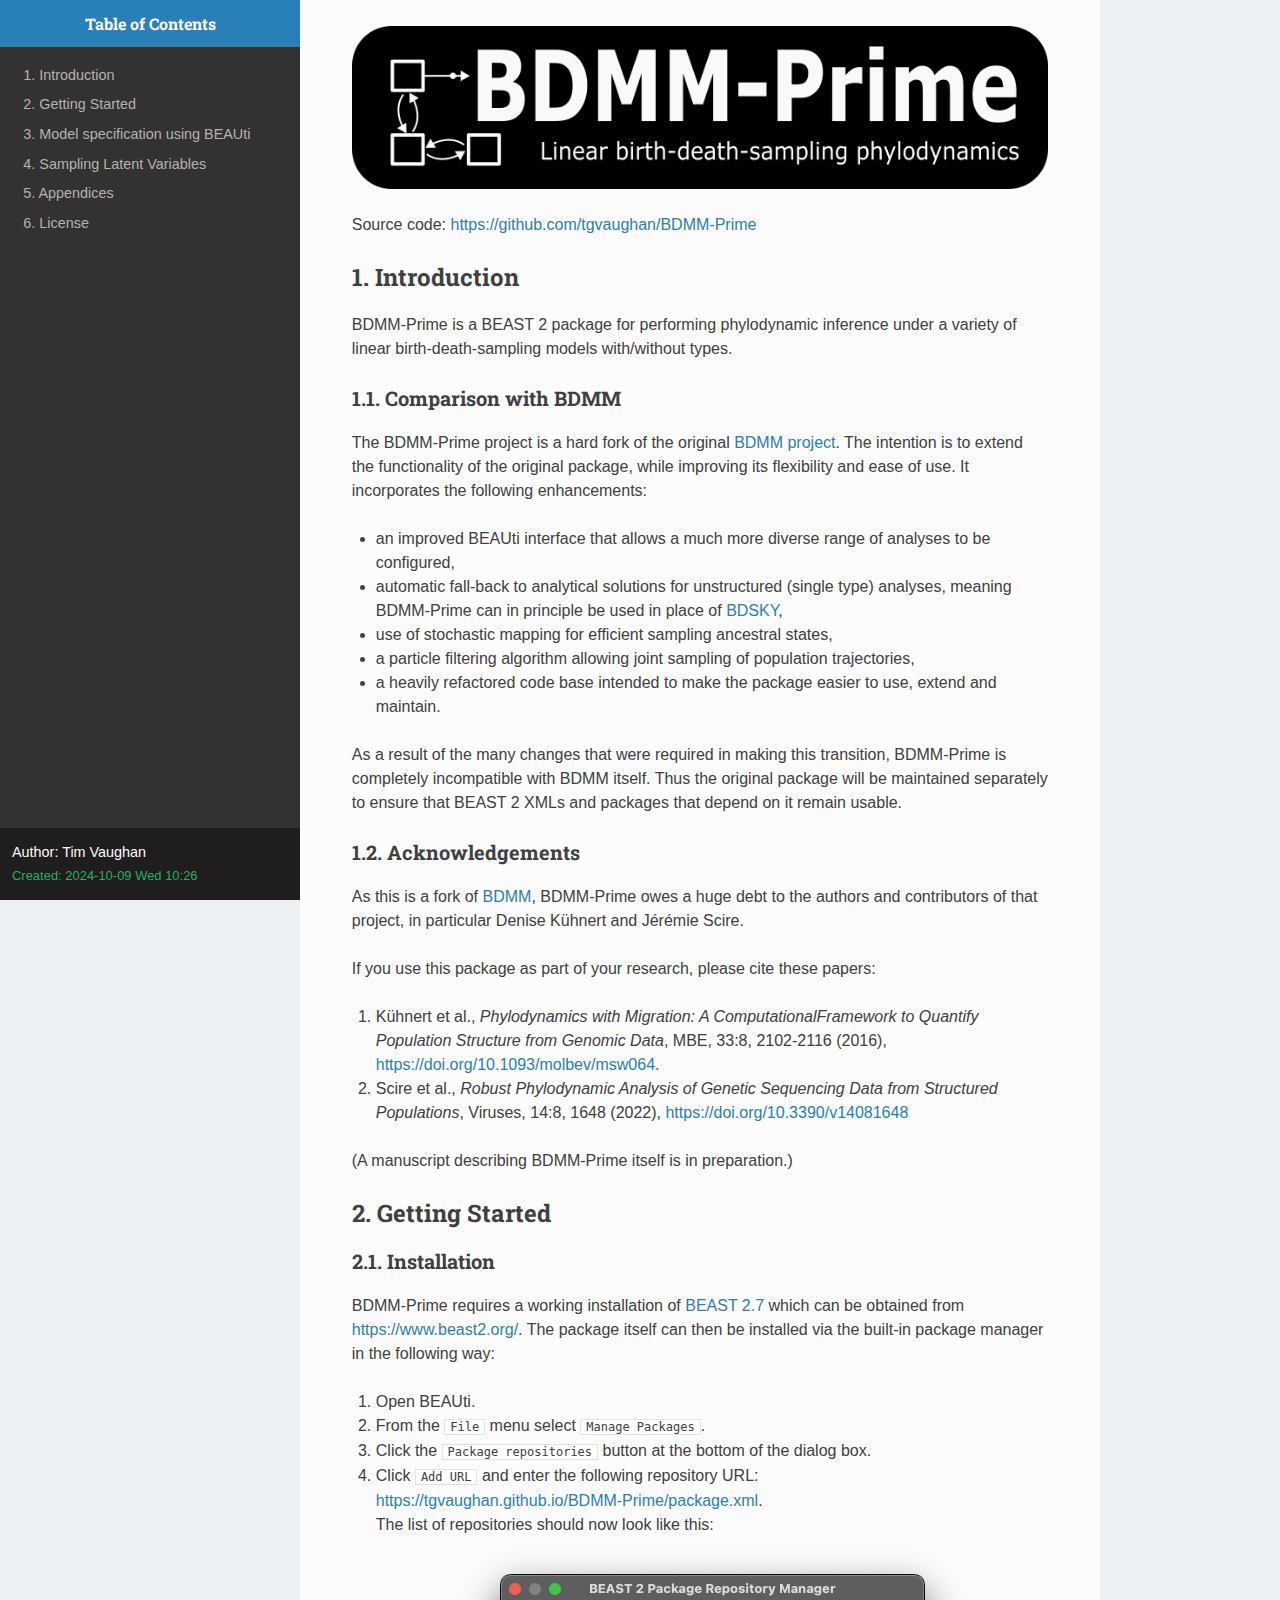
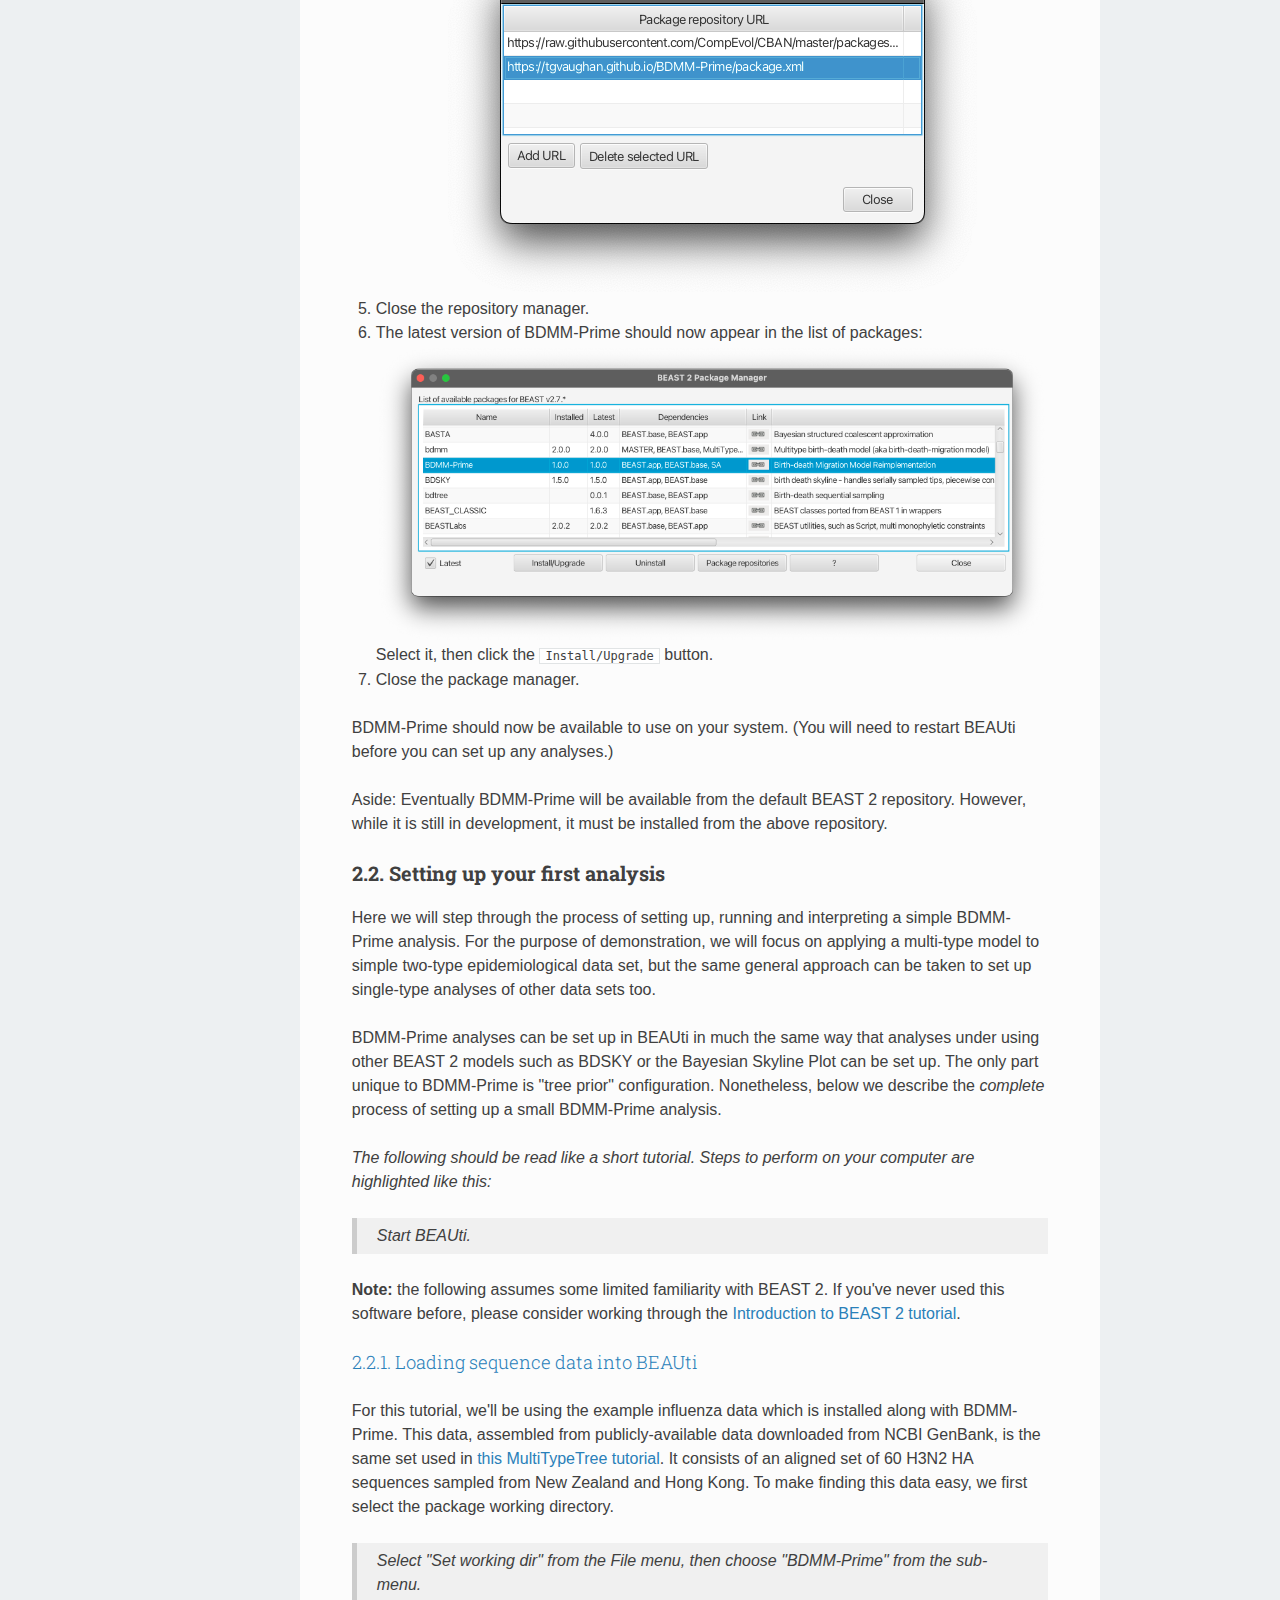
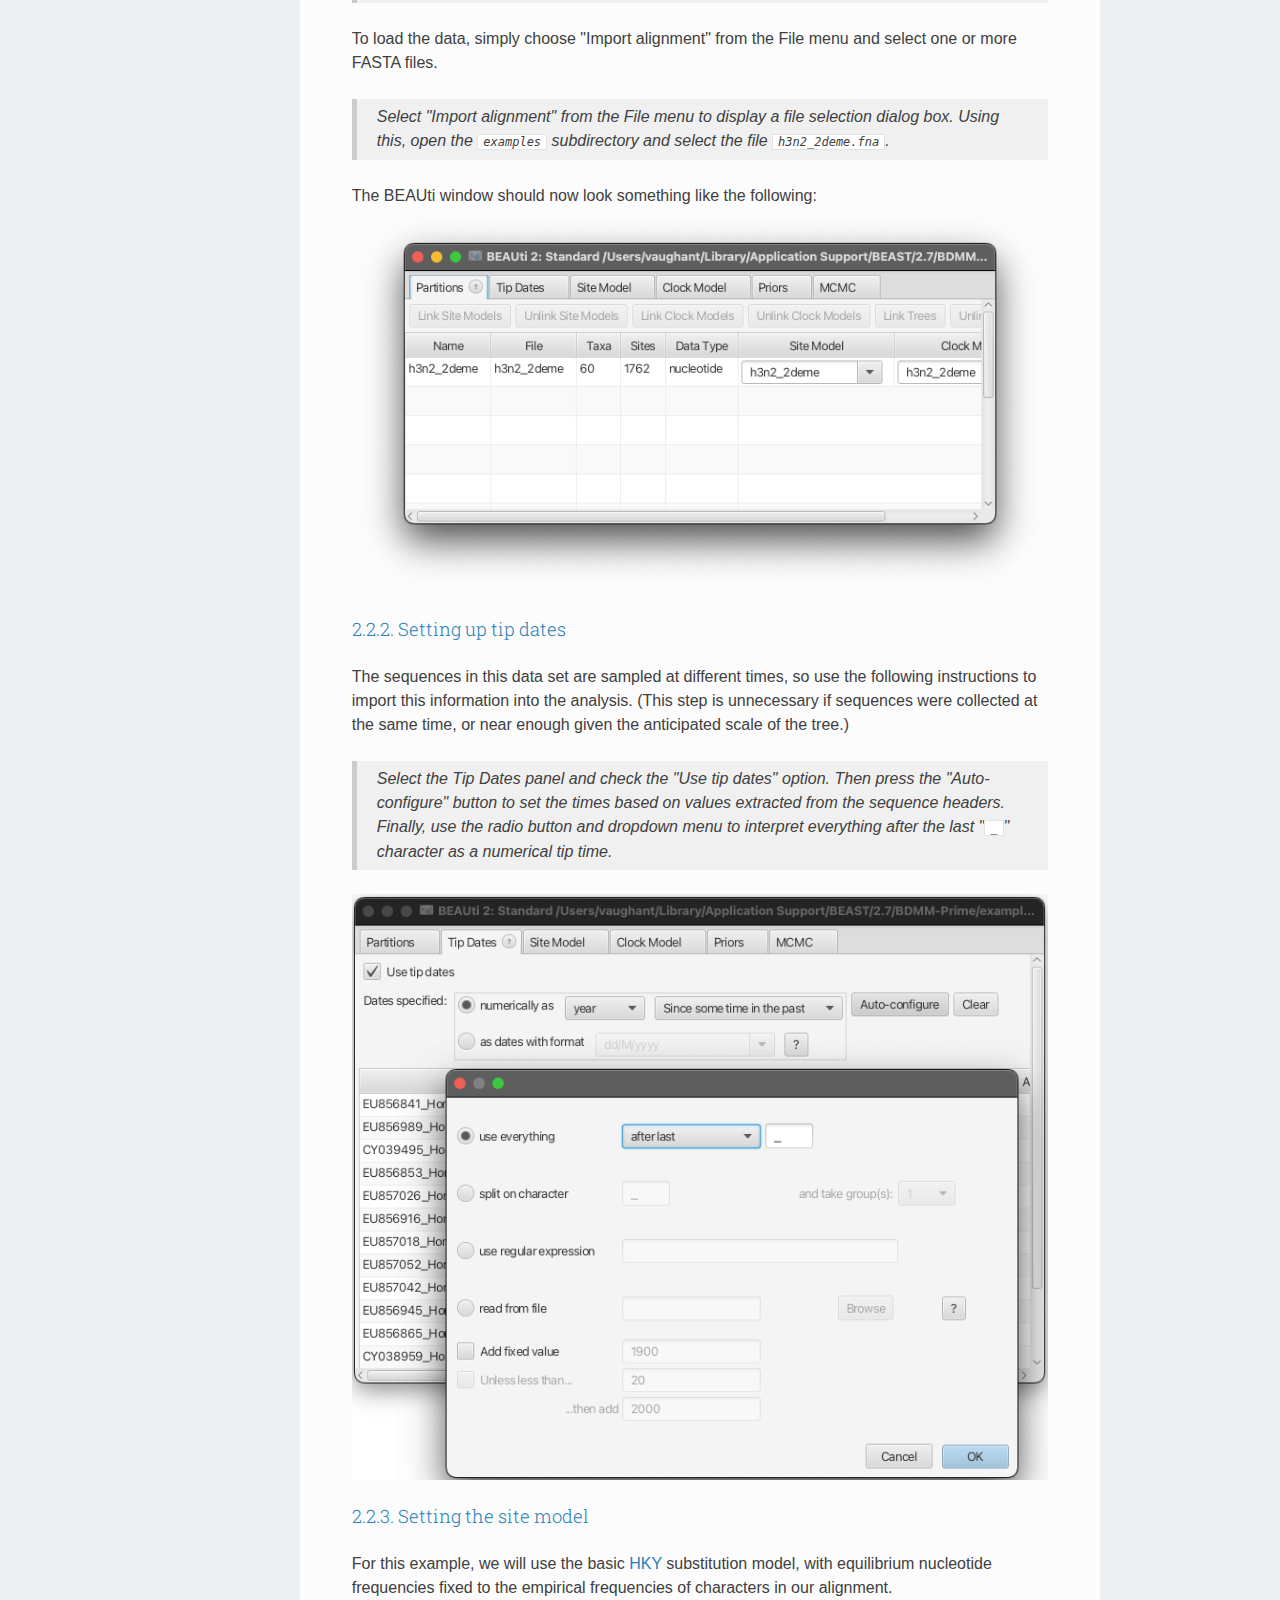
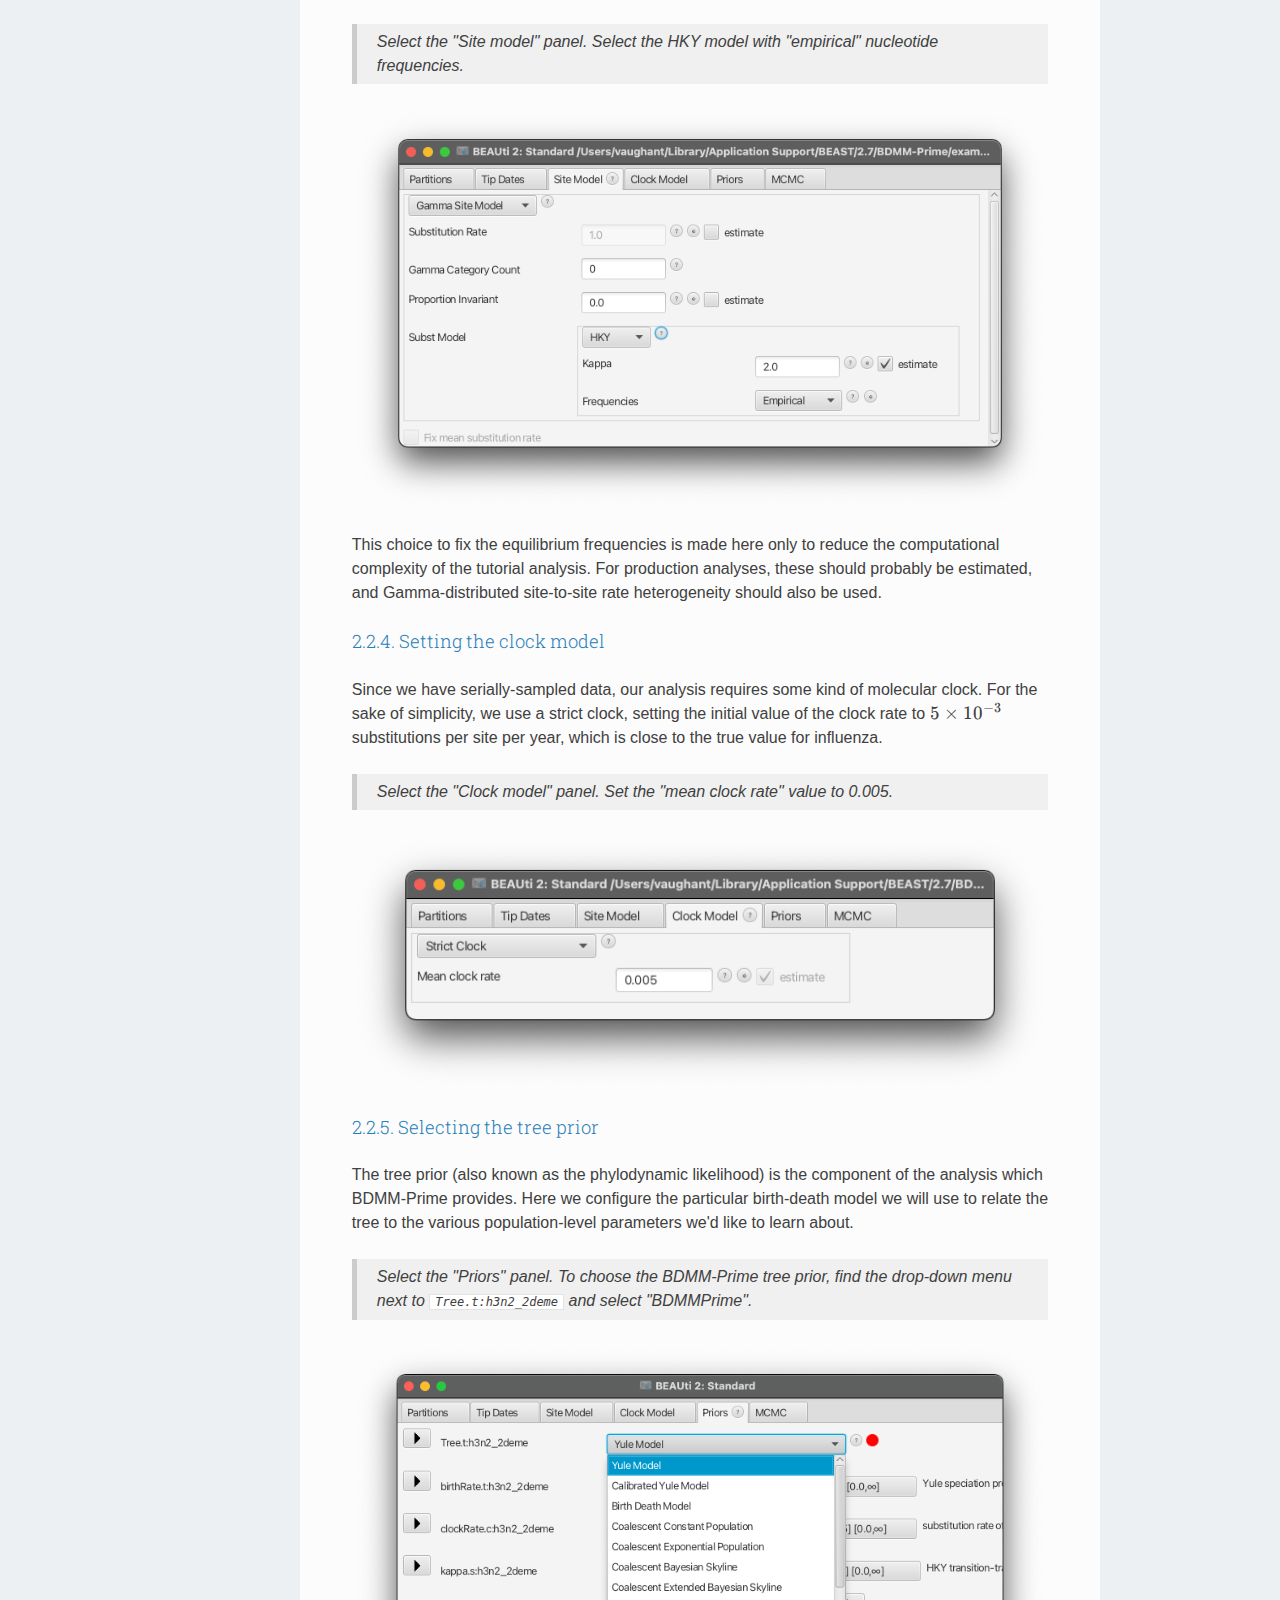
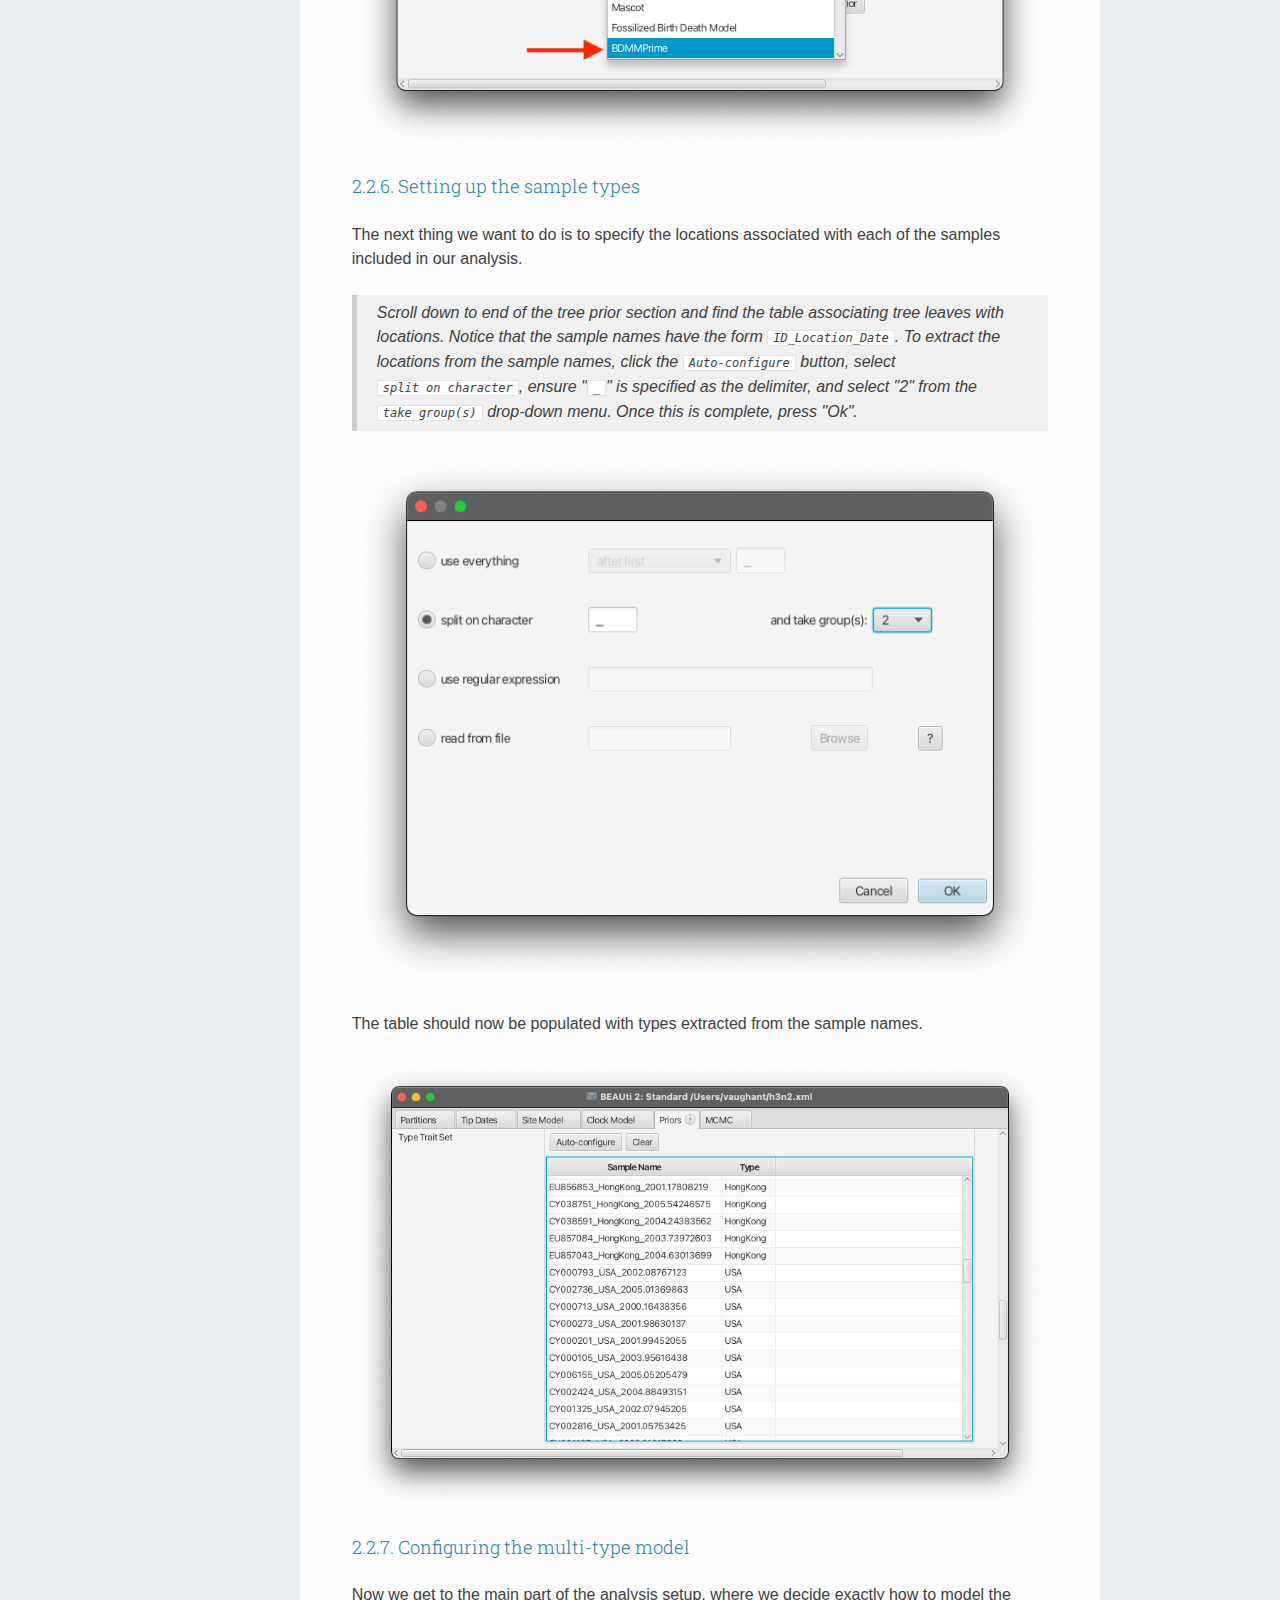
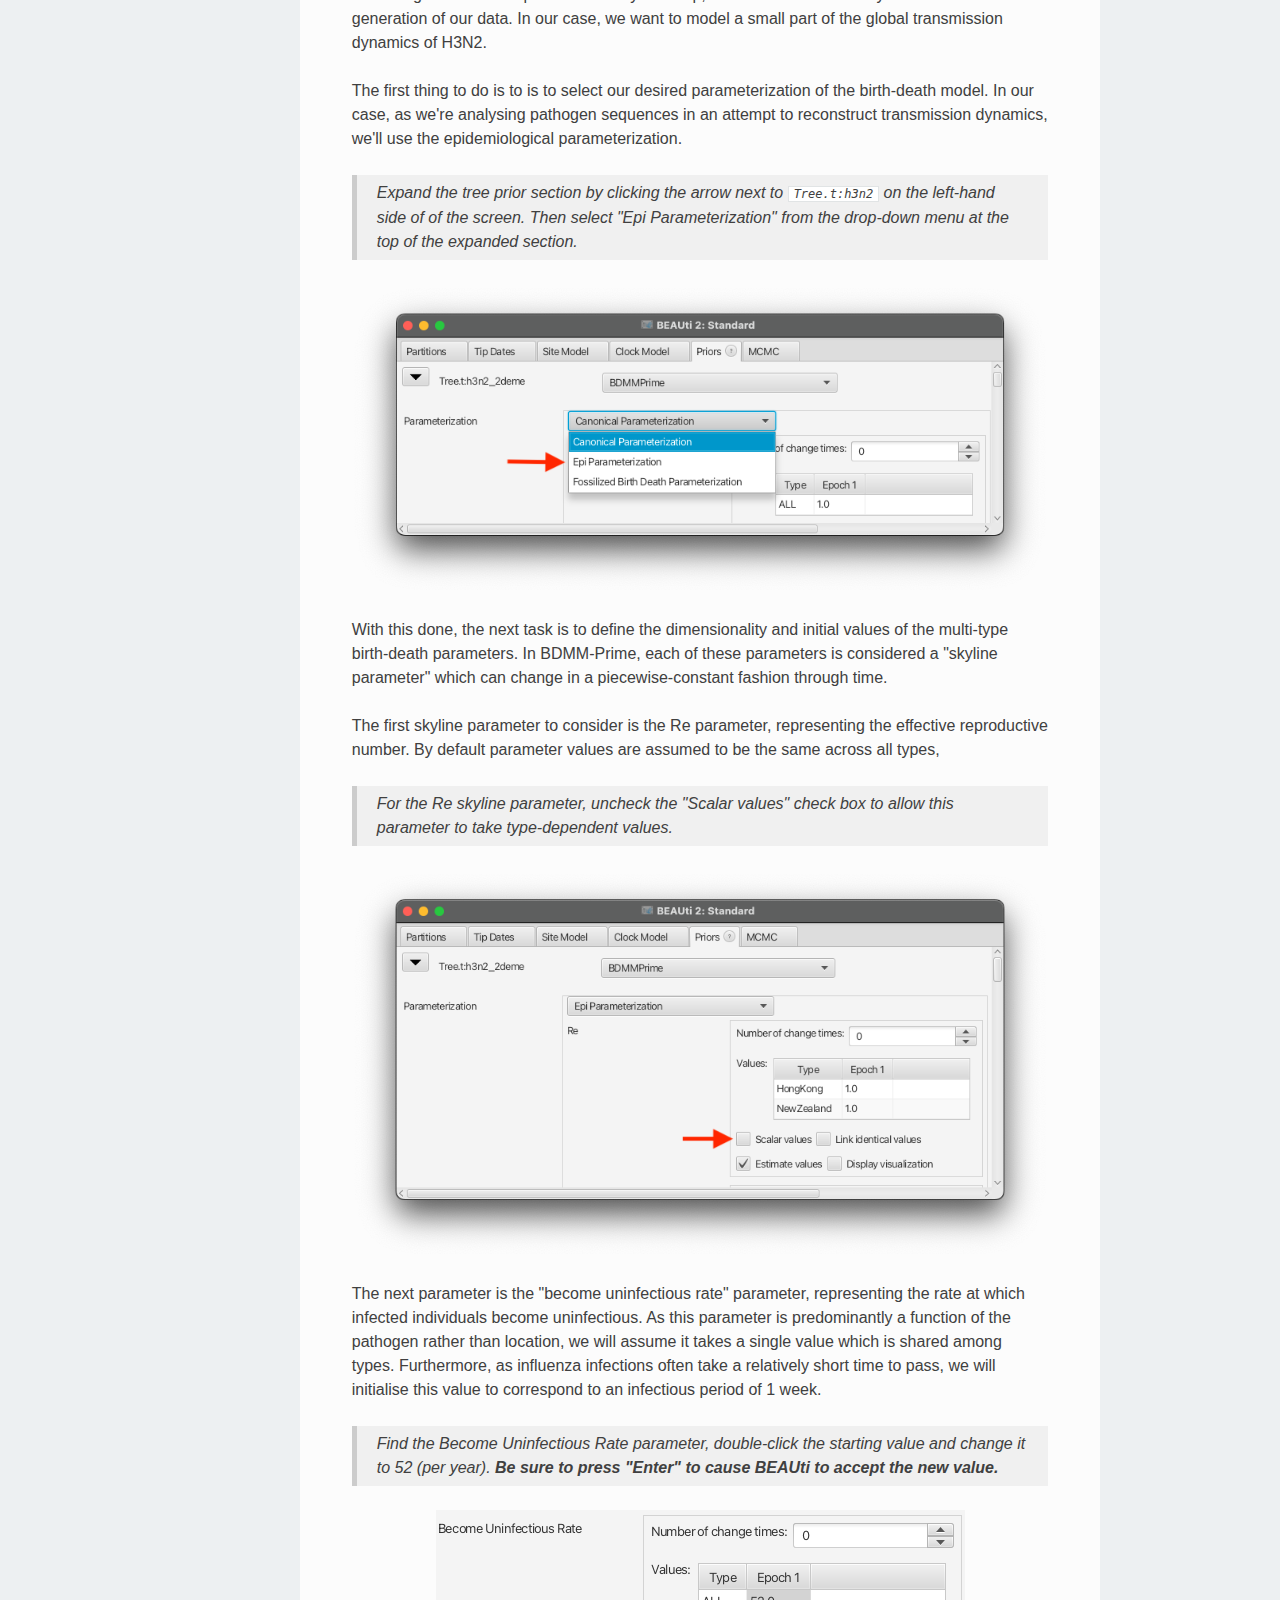
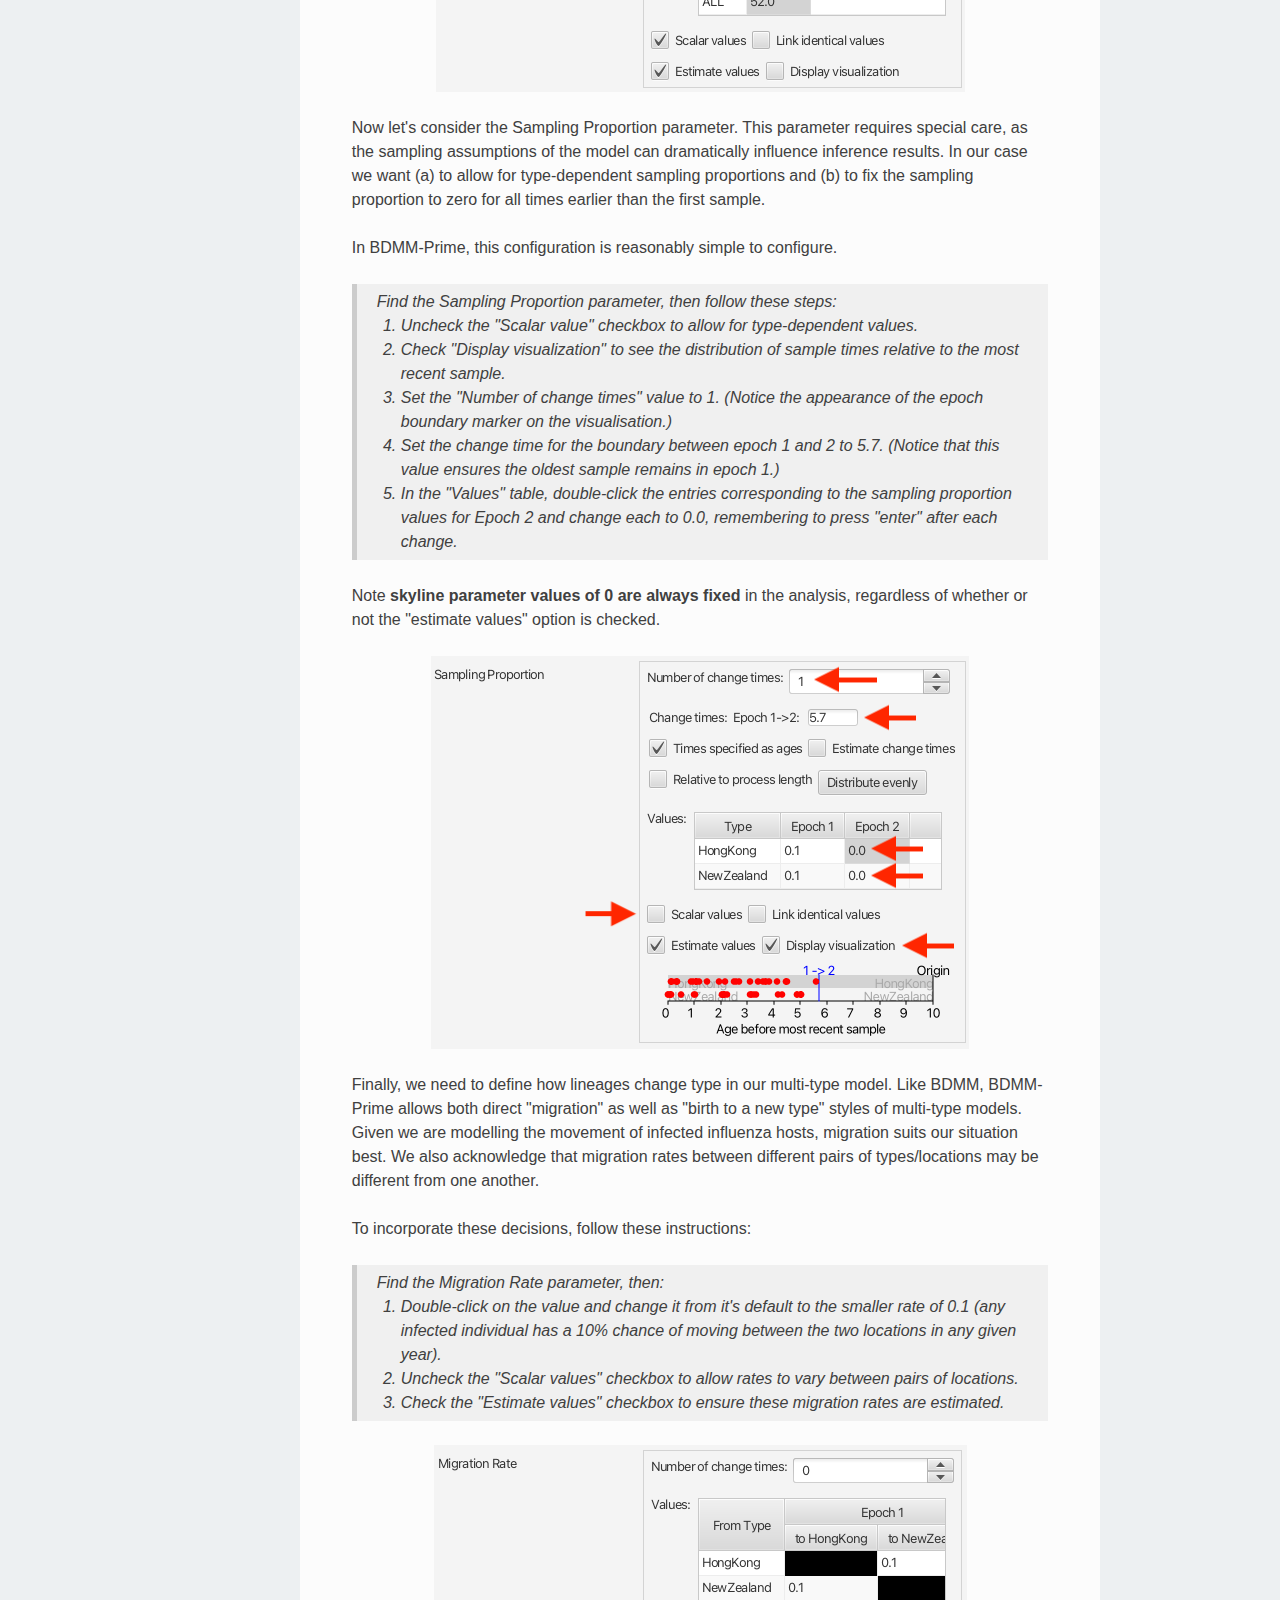
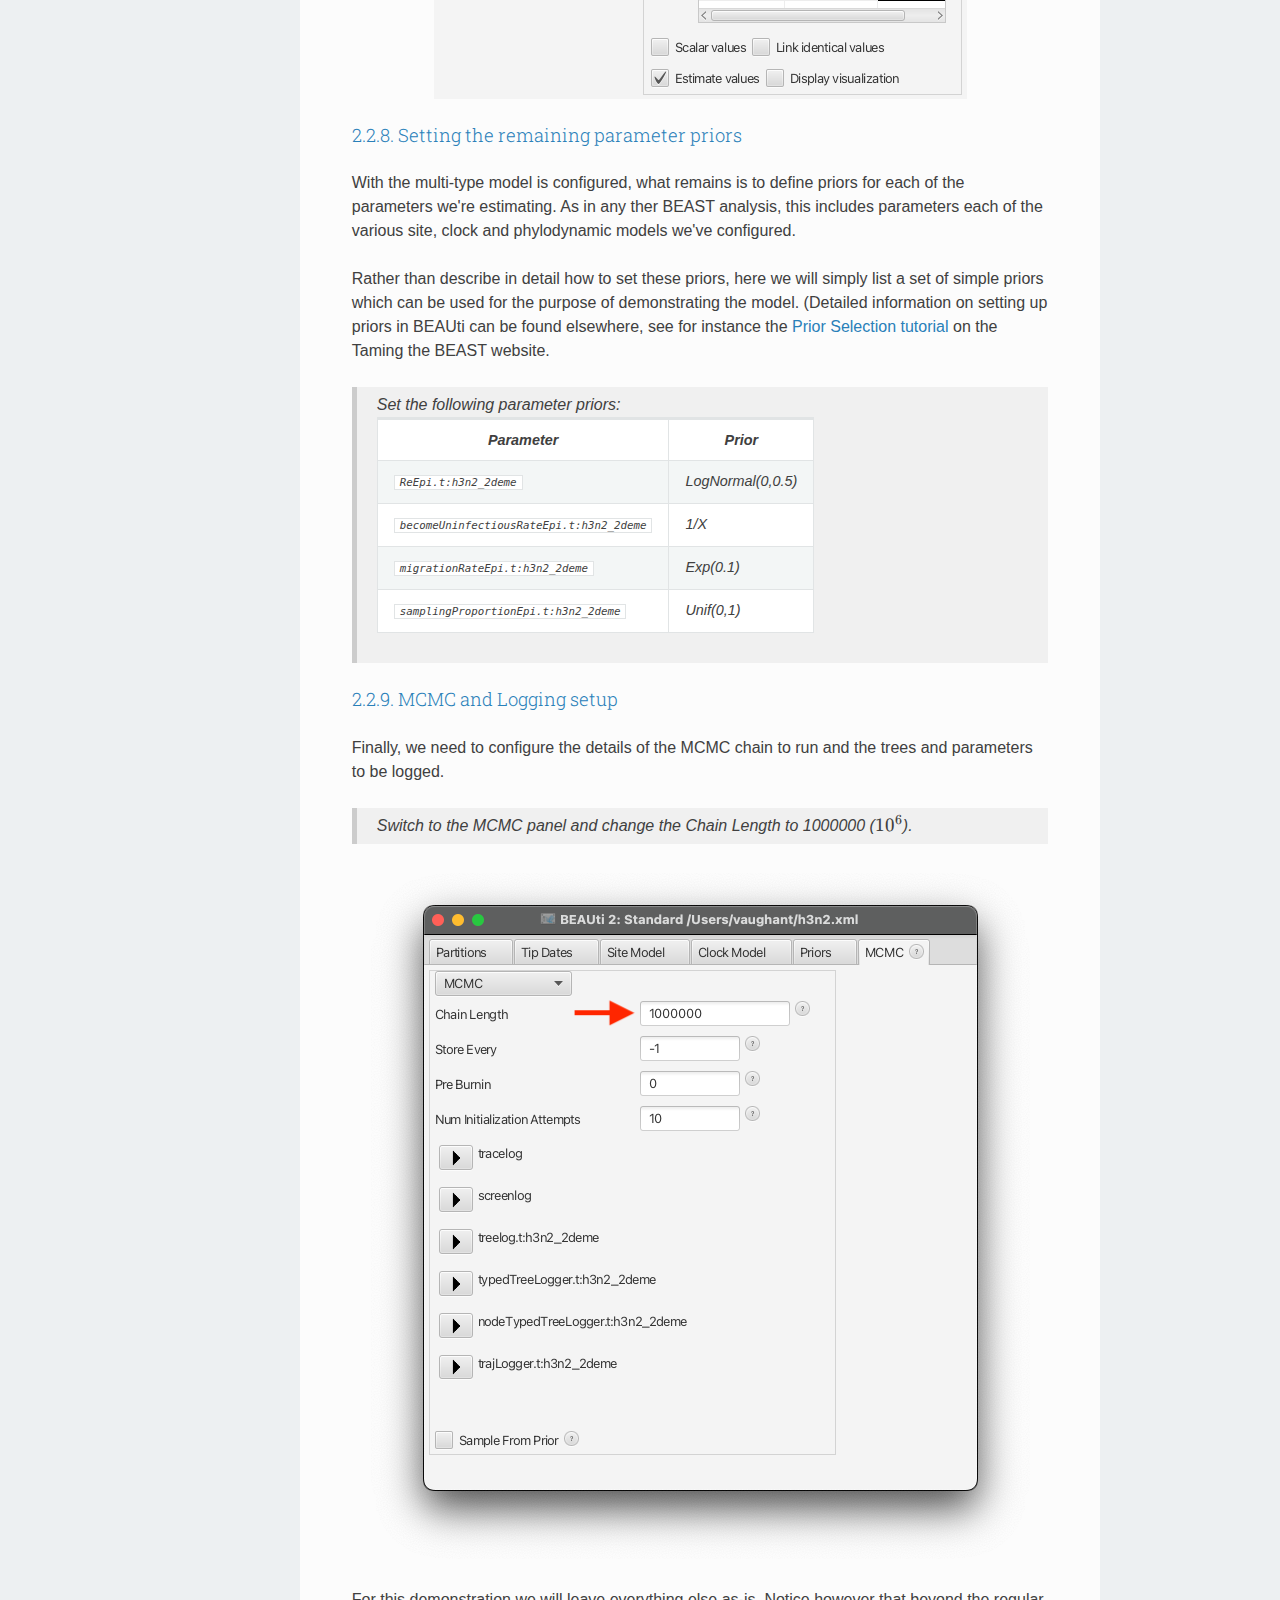
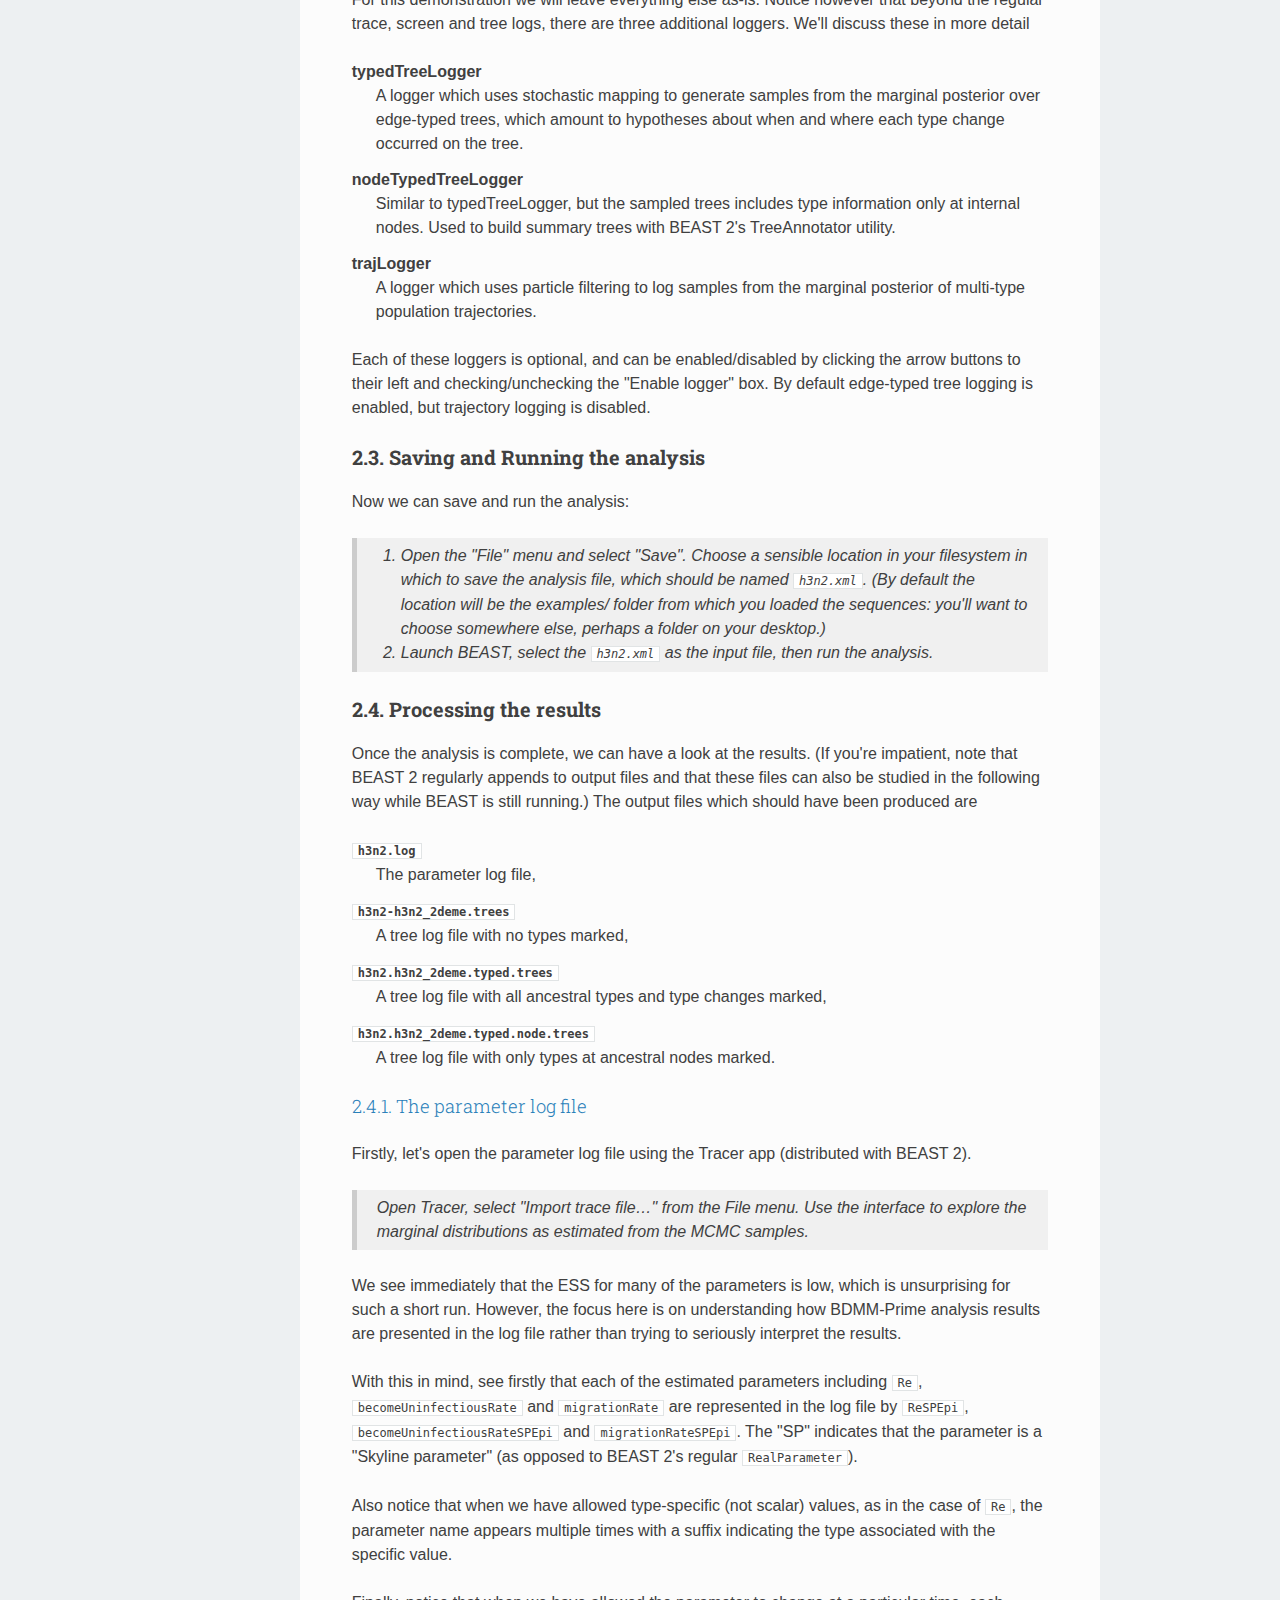
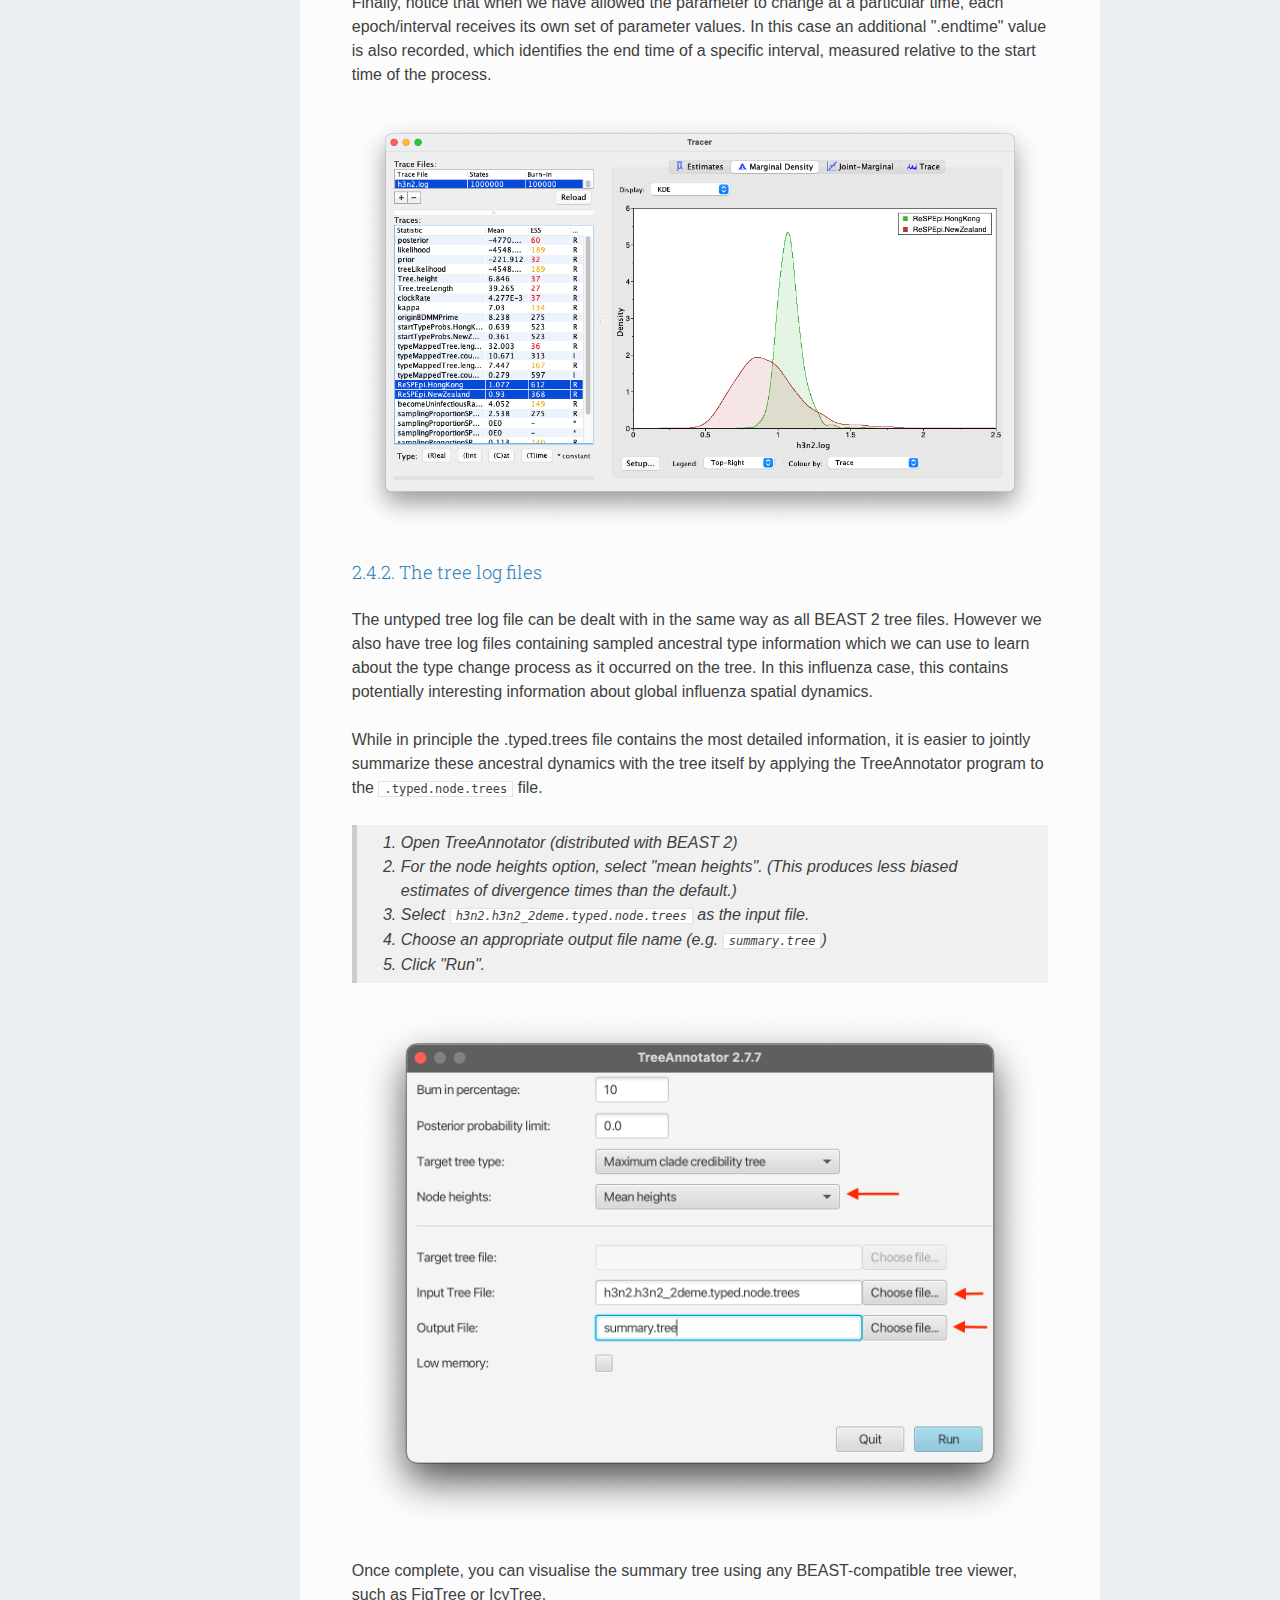
<file: doc/index.html>
<!DOCTYPE html>
<html lang="en">
<head>
<!-- 2024-10-09 Wed 10:26 -->
<meta charset="utf-8" />
<meta name="viewport" content="width=device-width, initial-scale=1" />
<title>BDMM-Prime</title>
<meta name="author" content="Tim Vaughan" />
<meta name="generator" content="Org Mode" />
<meta http-equiv="X-UA-Compatible" content="IE=edge">
<meta name="viewport" content="width=device-width, initial-scale=1">
<link rel="stylesheet" type="text/css" href="css/readtheorg.css"/>
<script type="text/javascript" src="js/jquery.min.js"></script>
<script type="text/javascript" src="js/bootstrap.min.js"></script>
<script type="text/javascript" src="js/jquery.stickytableheaders.min.js"></script>
<script type="text/javascript" src="js/readtheorg.js"></script>
<link rel="stylesheet" type="text/css" href="css/katex.min.css" />
<script defer type="text/javascript" src="js/katex.min.js"></script>
<script defer type="text/javascript" src="js/katex-auto-render.min.js"></script>
<script> document.addEventListener("DOMContentLoaded", function() {renderMathInElement(document.body, {delimiters: [{left: '$$', right: '$$', display: true}, {left: '$', right: '$', display: false}, {left: '\\(', right: '\\)', display: false}, {left: '\\[', right: '\\]', display: true}], throwOnError : false});}); </script>
<link rel="stylesheet" type="text/css" href="css/syntaxhl.css" />
<style>h1.title {display:none}</style>
</head>
<body>
<div id="content" class="content">
<nav id="table-of-contents" role="doc-toc">
<h2>Table of Contents</h2>
<div id="text-table-of-contents" role="doc-toc">
<ul>
<li><a href="#id-1-Introduction">1. Introduction</a>
<ul>
<li><a href="#id-2-Introduction-Comparison-with-BDMM">1.1. Comparison with BDMM</a></li>
<li><a href="#id-2-Introduction-Acknowledgements">1.2. Acknowledgements</a></li>
</ul>
</li>
<li><a href="#id-1-Getting-Started">2. Getting Started</a>
<ul>
<li><a href="#id-2-Getting-Started-Installation">2.1. Installation</a></li>
<li><a href="#id-2-Getting-Started-Setting-up-your-first-analysis">2.2. Setting up your first analysis</a>
<ul>
<li><a href="#id-3-Setting-up-your-first-analysis-Getting-Started-Loading-sequence-data-into-BEAUti">2.2.1. Loading sequence data into BEAUti</a></li>
<li><a href="#id-3-Setting-up-your-first-analysis-Getting-Started-Setting-up-tip-dates">2.2.2. Setting up tip dates</a></li>
<li><a href="#id-3-Setting-up-your-first-analysis-Getting-Started-Setting-the-site-model">2.2.3. Setting the site model</a></li>
<li><a href="#id-3-Setting-up-your-first-analysis-Getting-Started-Setting-the-clock-model">2.2.4. Setting the clock model</a></li>
<li><a href="#id-3-Setting-up-your-first-analysis-Getting-Started-Selecting-the-tree-prior">2.2.5. Selecting the tree prior</a></li>
<li><a href="#id-3-Setting-up-your-first-analysis-Getting-Started-Setting-up-the-sample-types">2.2.6. Setting up the sample types</a></li>
<li><a href="#id-3-Setting-up-your-first-analysis-Getting-Started-Configuring-the-multi-type-model">2.2.7. Configuring the multi-type model</a></li>
<li><a href="#id-3-Setting-up-your-first-analysis-Getting-Started-Setting-the-remaining-parameter-priors">2.2.8. Setting the remaining parameter priors</a></li>
<li><a href="#id-3-Setting-up-your-first-analysis-Getting-Started-MCMC-and-Logging-setup">2.2.9. MCMC and Logging setup</a></li>
</ul>
</li>
<li><a href="#id-2-Getting-Started-Saving-and-Running-the-analysis">2.3. Saving and Running the analysis</a></li>
<li><a href="#id-2-Getting-Started-Processing-the-results">2.4. Processing the results</a>
<ul>
<li><a href="#id-3-Processing-the-results-Getting-Started-The-parameter-log-file">2.4.1. The parameter log file</a></li>
<li><a href="#id-3-Processing-the-results-Getting-Started-The-tree-log-files">2.4.2. The tree log files</a></li>
</ul>
</li>
</ul>
</li>
<li><a href="#id-1-Model-specification-using-BEAUti">3. Model specification using BEAUti</a>
<ul>
<li><a href="#id-2-Model-specification-using-BEAUti-The-BDMM-Prime-Tree-Prior">3.1. The BDMM-Prime Tree Prior</a></li>
<li><a href="#id-2-Model-specification-using-BEAUti-Defining-Tip-Types">3.2. Defining Tip Types</a></li>
<li><a href="#id-2-Model-specification-using-BEAUti-Start-type-prior-probabilities">3.3. Start type prior probabilities</a></li>
<li><a href="#id-2-Model-specification-using-BEAUti-Parameterizations">3.4. Parameterizations</a>
<ul>
<li><a href="#id-3-Parameterizations-Model-specification-using-BEAUti-Canonical">3.4.1. Canonical</a></li>
<li><a href="#id-3-Parameterizations-Model-specification-using-BEAUti-Epidemiological">3.4.2. Epidemiological</a></li>
<li><a href="#id-3-Parameterizations-Model-specification-using-BEAUti-Fossilized-birth-death-process">3.4.3. Fossilized birth-death process</a></li>
</ul>
</li>
<li><a href="#id-2-Model-specification-using-BEAUti-Skyline-Parameters">3.5. Skyline Parameters</a>
<ul>
<li><a href="#id-3-Skyline-Parameters-Model-specification-using-BEAUti-Overview-of-the-skyline-parameter-input-editor">3.5.1. Overview of the skyline parameter input editor</a>
<ul>
<li><a href="#id-4-Overview-of-the-skyline-parameter-input-editor-Skyline-Parameters-Model-specification-using-BEAUti-Epoch-configuration">3.5.1.1. Epoch configuration</a></li>
<li><a href="#id-4-Overview-of-the-skyline-parameter-input-editor-Skyline-Parameters-Model-specification-using-BEAUti-Value-configuration">3.5.1.2. Value configuration</a></li>
<li><a href="#id-4-Overview-of-the-skyline-parameter-input-editor-Skyline-Parameters-Model-specification-using-BEAUti-Epoch-visualisation">3.5.1.3. Epoch visualisation</a></li>
</ul>
</li>
</ul>
</li>
<li><a href="#id-2-Model-specification-using-BEAUti-Miscellaneous-inputs">3.6. Miscellaneous inputs</a></li>
</ul>
</li>
<li><a href="#id-1-Sampling-Latent-Variables">4. Sampling Latent Variables</a>
<ul>
<li><a href="#id-2-Sampling-Latent-Variables-Tree-edge-types-and-type-transitions">4.1. Tree edge types and type transitions</a></li>
<li><a href="#id-2-Sampling-Latent-Variables-Multi-type-trajectories">4.2. Multi-type trajectories</a>
<ul>
<li><a href="#id-3-Multi-type-trajectories-Sampling-Latent-Variables-Plotting-sampled-trajectories">4.2.1. Plotting sampled trajectories</a></li>
</ul>
</li>
</ul>
</li>
<li><a href="#id-1-Appendices">5. Appendices</a>
<ul>
<li><a href="#id-2-Appendices-XML-reference">5.1. XML reference</a>
<ul>
<li><a href="#id-3-XML-reference-Appendices-Model-definition">5.1.1. Model definition</a>
<ul>
<li><a href="#id-4-Model-definition-XML-reference-Appendices-The-Birth-Death-Migration-Distribution">5.1.1.1. The Birth-Death-Migration Distribution</a></li>
<li><a href="#id-4-Model-definition-XML-reference-Appendices-Parameterizations">5.1.1.2. Parameterizations</a></li>
<li><a href="#id-4-Model-definition-XML-reference-Appendices-Skyline-parameters">5.1.1.3. Skyline parameters</a></li>
<li><a href="#id-4-Model-definition-XML-reference-Appendices-The-TypeSet">5.1.1.4. The TypeSet</a></li>
</ul>
</li>
<li><a href="#id-3-XML-reference-Appendices-Start-type-posterior-logging">5.1.2. Start type posterior logging</a></li>
<li><a href="#id-3-XML-reference-Appendices-Stochastic-mapping">5.1.3. Stochastic mapping</a>
<ul>
<li><a href="#id-4-Stochastic-mapping-XML-reference-Appendices-Type-mapped-tree-loggers">5.1.3.1. Type mapped tree loggers</a></li>
</ul>
</li>
<li><a href="#id-3-XML-reference-Appendices-Trajectory-sampling">5.1.4. Trajectory sampling</a></li>
<li><a href="#id-3-XML-reference-Appendices-Special-priors-and-operators">5.1.5. Special priors and operators</a>
<ul>
<li><a href="#id-4-Special-priors-and-operators-XML-reference-Appendices-Easy-parameter-linking">5.1.5.1. Easy parameter linking</a></li>
<li><a href="#id-4-Special-priors-and-operators-XML-reference-Appendices-Consistent-tip-date-estimation">5.1.5.2. Consistent tip date estimation</a></li>
</ul>
</li>
</ul>
</li>
<li><a href="#id-2-Appendices-Trajectory-file-format">5.2. Trajectory file format</a></li>
</ul>
</li>
<li><a href="#id-1-License">6. License</a></li>
</ul>
</div>
</nav>

<figure id="org0099d7e">
<img src="./logos/bdmm-prime-logo.png" alt="BDMM-Prime: Linear birth-death-sampling phylodynamics">

</figure>

<p>
Source code: <a href="https://github.com/tgvaughan/BDMM-Prime">https://github.com/tgvaughan/BDMM-Prime</a>
</p>

<div id="outline-container-id-1-Introduction" class="outline-2">
<h2 id="id-1-Introduction"><span class="section-number-2">1.</span> Introduction</h2>
<div class="outline-text-2" id="text-id-1-Introduction">
<p>
BDMM-Prime is a BEAST 2 package for performing phylodynamic inference
under a variety of linear birth-death-sampling models with/without
types.
</p>
</div>

<div id="outline-container-id-2-Introduction-Comparison-with-BDMM" class="outline-3">
<h3 id="id-2-Introduction-Comparison-with-BDMM"><span class="section-number-3">1.1.</span> Comparison with BDMM</h3>
<div class="outline-text-3" id="text-id-2-Introduction-Comparison-with-BDMM">
<p>
The BDMM-Prime project is a hard fork of the original <a href="https://github.com/denisekuehnert/bdmm">BDMM project</a>.
The intention is to extend the functionality of the original package,
while improving its flexibility and ease of use.  It incorporates the
following enhancements:
</p>
<ul class="org-ul">
<li>an improved BEAUti interface that allows a much more diverse range of analyses to be configured,</li>
<li>automatic fall-back to analytical solutions for unstructured (single type) analyses,
meaning BDMM-Prime can in principle be used in place of <a href="https://github.com/BEAST2-Dev/bdsky">BDSKY</a>,</li>
<li>use of stochastic mapping for efficient sampling ancestral states,</li>
<li>a particle filtering algorithm allowing joint sampling of population trajectories,</li>
<li>a heavily refactored code base intended to make the package easier to use,
extend and maintain.</li>
</ul>

<p>
As a result of the many changes that were required in making this transition,
BDMM-Prime is completely incompatible with BDMM itself.  Thus the original
package will be maintained separately to ensure that BEAST 2 XMLs and packages
that depend on it remain usable.
</p>
</div>
</div>

<div id="outline-container-id-2-Introduction-Acknowledgements" class="outline-3">
<h3 id="id-2-Introduction-Acknowledgements"><span class="section-number-3">1.2.</span> Acknowledgements</h3>
<div class="outline-text-3" id="text-id-2-Introduction-Acknowledgements">
<p>
As this is a fork of <a href="https://github.com/denisekuehnert/bdmm">BDMM</a>, BDMM-Prime owes a huge debt to the
authors and contributors of that project, in particular Denise Kühnert
and Jérémie Scire.
</p>

<p>
If you use this package as part of your research, please cite these papers:
</p>

<ol class="org-ol">
<li>Kühnert et al., <i>Phylodynamics with Migration: A ComputationalFramework to Quantify Population Structure from Genomic Data</i>, MBE, 33:8, 2102-2116 (2016), <a href="https://doi.org/10.1093/molbev/msw064">https://doi.org/10.1093/molbev/msw064</a>.</li>
<li>Scire et al., <i>Robust Phylodynamic Analysis of Genetic Sequencing Data from Structured Populations</i>, Viruses, 14:8, 1648 (2022), <a href="https://doi.org/10.3390/v14081648">https://doi.org/10.3390/v14081648</a></li>
</ol>

<p>
(A manuscript describing BDMM-Prime itself is in preparation.)
</p>
</div>
</div>
</div>

<div id="outline-container-id-1-Getting-Started" class="outline-2">
<h2 id="id-1-Getting-Started"><span class="section-number-2">2.</span> Getting Started</h2>
<div class="outline-text-2" id="text-id-1-Getting-Started">
</div>


<div id="outline-container-id-2-Getting-Started-Installation" class="outline-3">
<h3 id="id-2-Getting-Started-Installation"><span class="section-number-3">2.1.</span> Installation</h3>
<div class="outline-text-3" id="text-id-2-Getting-Started-Installation">
<p>
BDMM-Prime requires a working installation of <a href="https://www.beast2.org">BEAST 2.7</a> which can be obtained from
<a href="https://www.beast2.org/">https://www.beast2.org/</a>. The package itself can then be installed via the
built-in package manager in the following way:
</p>

<ol class="org-ol">
<li>Open BEAUti.</li>
<li>From the <code>File</code> menu select <code>Manage Packages</code>.</li>
<li>Click the <code>Package repositories</code> button at the bottom of the dialog box.</li>
<li>Click <code>Add URL</code> and enter the following repository URL:<br>
<a href="https://tgvaughan.github.io/BDMM-Prime/package.xml">https://tgvaughan.github.io/BDMM-Prime/package.xml</a>.<br>
The list of repositories should now look like this:
<img src="./figures/package_repo.png" alt="package_repo.png"></li>
<li>Close the repository manager.</li>
<li>The latest version of BDMM-Prime should now appear in the list of packages:
<img src="./figures/package_manager.png" alt="package_manager.png">
Select it, then click the <code>Install/Upgrade</code> button.</li>
<li>Close the package manager.</li>
</ol>

<p>
BDMM-Prime should now be available to use on your system. (You will need to
restart BEAUti before you can set up any analyses.)
</p>

<p>
Aside: Eventually BDMM-Prime will be available from the default BEAST 2
repository.  However, while it is still in development, it must be
installed from the above repository.
</p>
</div>
</div>

<div id="outline-container-id-2-Getting-Started-Setting-up-your-first-analysis" class="outline-3">
<h3 id="id-2-Getting-Started-Setting-up-your-first-analysis"><span class="section-number-3">2.2.</span> Setting up your first analysis</h3>
<div class="outline-text-3" id="text-id-2-Getting-Started-Setting-up-your-first-analysis">
<p>
Here we will step through the process of setting up, running and
interpreting a simple BDMM-Prime analysis.  For the purpose of
demonstration, we will focus on applying a multi-type model to simple
two-type epidemiological data set, but the same general approach can
be taken to set up single-type analyses of other data sets too.
</p>

<p>
BDMM-Prime analyses can be set up in BEAUti in much the same way that
analyses under using other BEAST 2 models such as BDSKY or the
Bayesian Skyline Plot can be set up. The only part unique to
BDMM-Prime is "tree prior" configuration.  Nonetheless, below we
describe the <i>complete</i> process of setting up a small BDMM-Prime
analysis.
</p>

<p>
<i>The following should be read like a short tutorial. Steps
to perform on your computer are highlighted like this:</i>
</p>
<blockquote>
<p>
Start BEAUti.
</p>
</blockquote>

<p>
<b>Note:</b> the following assumes some limited familiarity with BEAST 2.
If you've never used this software before, please consider working
through the <a href="https://taming-the-beast.org/tutorials/Introduction-to-BEAST2/">Introduction to BEAST 2 tutorial</a>.
</p>
</div>

<div id="outline-container-id-3-Setting-up-your-first-analysis-Getting-Started-Loading-sequence-data-into-BEAUti" class="outline-4">
<h4 id="id-3-Setting-up-your-first-analysis-Getting-Started-Loading-sequence-data-into-BEAUti"><span class="section-number-4">2.2.1.</span> Loading sequence data into BEAUti</h4>
<div class="outline-text-4" id="text-id-3-Setting-up-your-first-analysis-Getting-Started-Loading-sequence-data-into-BEAUti">
<p>
For this tutorial, we'll be using the example influenza data which is
installed along with BDMM-Prime. This data, assembled from
publicly-available data downloaded from NCBI GenBank, is the same set
used in <a href="https://taming-the-beast.org/tutorials/Structured-coalescent">this MultiTypeTree tutorial</a>. It consists of an aligned set of
60 H3N2 HA sequences sampled from New Zealand and Hong Kong. To make
finding this data easy, we first select the package working directory.
</p>
<blockquote>
<p>
Select "Set working dir" from the File menu, then choose "BDMM-Prime" from the sub-menu.
</p>
</blockquote>

<p>
To load the data, simply choose "Import alignment" from the File menu
and select one or more FASTA files.
</p>

<blockquote>
<p>
Select "Import alignment" from the File menu to display a file
selection dialog box.  Using this, open the <code>examples</code> subdirectory
and select the file <code>h3n2_2deme.fna</code>.
</p>
</blockquote>

<p>
The BEAUti window should now look something like the following:
<img src="./figures/tutorial_seqloaded.png" alt="tutorial_seqloaded.png">
</p>
</div>
</div>

<div id="outline-container-id-3-Setting-up-your-first-analysis-Getting-Started-Setting-up-tip-dates" class="outline-4">
<h4 id="id-3-Setting-up-your-first-analysis-Getting-Started-Setting-up-tip-dates"><span class="section-number-4">2.2.2.</span> Setting up tip dates</h4>
<div class="outline-text-4" id="text-id-3-Setting-up-your-first-analysis-Getting-Started-Setting-up-tip-dates">
<p>
The sequences in this data set are sampled at different times, so use
the following instructions to import this information into the analysis.
(This step is unnecessary if sequences were collected at the same time,
or near enough given the anticipated scale of the tree.)
</p>

<blockquote>
<p>
Select the Tip Dates panel and check the "Use tip dates" option. Then
press the "Auto-configure" button to set the times based on values
extracted from the sequence headers. Finally, use the radio button
and dropdown menu to interpret everything after the last "<code>_</code>"
character as a numerical tip time.
</p>
</blockquote>


<figure id="org09e4053">
<img src="./figures/tutorial_tipdates.png" alt="tutorial_tipdates.png">

</figure>
</div>
</div>

<div id="outline-container-id-3-Setting-up-your-first-analysis-Getting-Started-Setting-the-site-model" class="outline-4">
<h4 id="id-3-Setting-up-your-first-analysis-Getting-Started-Setting-the-site-model"><span class="section-number-4">2.2.3.</span> Setting the site model</h4>
<div class="outline-text-4" id="text-id-3-Setting-up-your-first-analysis-Getting-Started-Setting-the-site-model">
<p>
For this example, we will use the basic <a href="https://doi.org/10.1007%2FBF02101694">HKY</a> substitution model, with
equilibrium nucleotide frequencies fixed to the empirical frequencies
of characters in our alignment.  
</p>

<blockquote>
<p>
Select the "Site model" panel. Select the HKY model with "empirical" nucleotide frequencies.
</p>
</blockquote>


<figure id="orgfbaeb65">
<img src="./figures/tutorial_sitemodel.png" alt="tutorial_sitemodel.png">

</figure>

<p>
This choice to fix the equilibrium frequencies is made here only
to reduce the computational complexity of the tutorial analysis.
For production analyses, these should probably be estimated, and
Gamma-distributed site-to-site rate heterogeneity should also be used.
</p>
</div>
</div>

<div id="outline-container-id-3-Setting-up-your-first-analysis-Getting-Started-Setting-the-clock-model" class="outline-4">
<h4 id="id-3-Setting-up-your-first-analysis-Getting-Started-Setting-the-clock-model"><span class="section-number-4">2.2.4.</span> Setting the clock model</h4>
<div class="outline-text-4" id="text-id-3-Setting-up-your-first-analysis-Getting-Started-Setting-the-clock-model">
<p>
Since we have serially-sampled data, our analysis requires some kind
of molecular clock.  For the sake of simplicity, we use a strict
clock, setting the initial value of the clock rate to $5\times 10^{-3}$
substitutions per site per year, which is close to the true
value for influenza.
</p>

<blockquote>
<p>
Select the "Clock model" panel. Set the "mean clock rate" value to 0.005.
</p>
</blockquote>


<figure id="orge38fa8c">
<img src="./figures/tutorial_clock.png" alt="tutorial_clock.png">

</figure>
</div>
</div>

<div id="outline-container-id-3-Setting-up-your-first-analysis-Getting-Started-Selecting-the-tree-prior" class="outline-4">
<h4 id="id-3-Setting-up-your-first-analysis-Getting-Started-Selecting-the-tree-prior"><span class="section-number-4">2.2.5.</span> Selecting the tree prior</h4>
<div class="outline-text-4" id="text-id-3-Setting-up-your-first-analysis-Getting-Started-Selecting-the-tree-prior">
<p>
The tree prior (also known as the phylodynamic likelihood) is the
component of the analysis which BDMM-Prime provides. Here we configure
the particular birth-death model we will use to relate the tree to
the various population-level parameters we'd like to learn about.
</p>
<blockquote>
<p>
Select the "Priors" panel.  To choose the BDMM-Prime tree prior, find
the drop-down menu next to <code>Tree.t:h3n2_2deme</code> and select "BDMMPrime".
</p>
</blockquote>


<figure id="orgb5797d6">
<img src="./figures/tutorial_treeprior.png" alt="tutorial_treeprior.png">

</figure>
</div>
</div>

<div id="outline-container-id-3-Setting-up-your-first-analysis-Getting-Started-Setting-up-the-sample-types" class="outline-4">
<h4 id="id-3-Setting-up-your-first-analysis-Getting-Started-Setting-up-the-sample-types"><span class="section-number-4">2.2.6.</span> Setting up the sample types</h4>
<div class="outline-text-4" id="text-id-3-Setting-up-your-first-analysis-Getting-Started-Setting-up-the-sample-types">
<p>
The next thing we want to do is to specify the locations associated with each of the
samples included in our analysis.
</p>
<blockquote>
<p>
Scroll down to end of the tree prior section and find the table associating tree leaves
with locations. Notice that the sample names have the form <code>ID_Location_Date</code>. To
extract the locations from the sample names, click the <code>Auto-configure</code> button,
select <code>split on character</code>, ensure "<code>_</code>" is specified as the delimiter, and select
"2" from the <code>take group(s)</code> drop-down menu.  Once this is complete, press "Ok".
</p>
</blockquote>


<figure id="orgc1d02d4">
<img src="./figures/tutorial_tiptypes.png" alt="tutorial_tiptypes.png">

</figure>

<p>
The table should now be populated with types extracted from the sample names.
</p>


<figure id="org7f3a8ca">
<img src="./figures/tutorial_tiptypes2.png" alt="tutorial_tiptypes2.png">

</figure>
</div>
</div>

<div id="outline-container-id-3-Setting-up-your-first-analysis-Getting-Started-Configuring-the-multi-type-model" class="outline-4">
<h4 id="id-3-Setting-up-your-first-analysis-Getting-Started-Configuring-the-multi-type-model"><span class="section-number-4">2.2.7.</span> Configuring the multi-type model</h4>
<div class="outline-text-4" id="text-id-3-Setting-up-your-first-analysis-Getting-Started-Configuring-the-multi-type-model">
<p>
Now we get to the main part of the analysis setup, where we decide exactly how
to model the generation of our data. In our case, we want to model a small part
of the global transmission dynamics of H3N2.
</p>

<p>
The first thing to do is to is to select our desired parameterization
of the birth-death model. In our case, as we're analysing pathogen
sequences in an attempt to reconstruct transmission dynamics, we'll
use the epidemiological parameterization.
</p>
<blockquote>
<p>
Expand the tree prior section by clicking the arrow next to <code>Tree.t:h3n2</code> on the
left-hand side of of the screen.  Then select "Epi Parameterization" from the
drop-down menu at the top of the expanded section.
</p>
</blockquote>


<figure id="org32a28e0">
<img src="./figures/tutorial_parameterization.png" alt="tutorial_parameterization.png">

</figure>

<p>
With this done, the next task is to define the dimensionality and
initial values of the multi-type birth-death parameters. In BDMM-Prime,
each of these parameters is considered a "skyline parameter" which can
change in a piecewise-constant fashion through time.
</p>

<p>
The first skyline parameter to consider is the Re parameter, representing
the effective reproductive number.  By default parameter values are
assumed to be the same across all types,
</p>

<blockquote>
<p>
For the Re skyline parameter, uncheck the "Scalar values" check box to
allow this parameter to take type-dependent values.
</p>
</blockquote>


<figure id="org68e52ba">
<img src="./figures/tutorial_ReSetup.png" alt="tutorial_ReSetup.png">

</figure>

<p>
The next parameter is the "become uninfectious rate" parameter, representing
the rate at which infected individuals become uninfectious. As this parameter
is predominantly a function of the pathogen rather than location, we will
assume it takes a single value which  is shared among types. Furthermore,
as influenza infections often take a relatively short time to pass, we will initialise
this value to correspond to an infectious period of 1 week.
</p>

<blockquote>
<p>
Find the Become Uninfectious Rate parameter, double-click the starting value and
change it to 52 (per year).  <b>Be sure to press "Enter" to cause BEAUti to accept
the new value.</b>
</p>
</blockquote>


<figure id="orgd79a7e8">
<img src="./figures/tutorial_BUSetup.png" alt="tutorial_BUSetup.png">

</figure>

<p>
Now let's consider the Sampling Proportion parameter. This parameter requires
special care, as the sampling assumptions of the model can dramatically influence
inference results.  In our case we want (a) to allow for type-dependent sampling proportions
and (b) to fix the sampling proportion to zero for all times earlier than the first
sample.
</p>

<p>
In BDMM-Prime, this configuration is reasonably simple to configure.
</p>
<blockquote>
<p>
Find the Sampling Proportion parameter, then follow these steps:
</p>
<ol class="org-ol">
<li>Uncheck the "Scalar value" checkbox to allow for type-dependent values.</li>
<li>Check "Display visualization" to see the distribution of sample times relative
to the most recent sample.</li>
<li>Set the "Number of change times" value to 1.  (Notice the appearance of the epoch
boundary marker on the visualisation.)</li>
<li>Set the change time for the boundary between epoch 1 and 2 to 5.7. (Notice that this
value ensures the oldest sample remains in epoch 1.)</li>
<li>In the "Values" table, double-click the entries corresponding to
the sampling proportion values for Epoch 2 and change each to 0.0,
remembering to press "enter" after each change.</li>
</ol>
</blockquote>

<p>
Note <b>skyline parameter values of 0 are always fixed</b> in the analysis, regardless of
whether or not the "estimate values" option is checked.
</p>


<figure id="org94ad2f0">
<img src="./figures/tutorial_SampSetup.png" alt="tutorial_SampSetup.png">

</figure>

<p>
Finally, we need to define how lineages change type in our multi-type
model.  Like BDMM, BDMM-Prime allows both direct "migration" as well
as "birth to a new type" styles of multi-type models.  Given we are
modelling the movement of infected influenza hosts, migration suits
our situation best.  We also acknowledge that migration rates between
different pairs of types/locations may be different from one another.
</p>

<p>
To incorporate these decisions, follow these instructions:
</p>
<blockquote>
<p>
Find the Migration Rate parameter, then:
</p>
<ol class="org-ol">
<li>Double-click on the value and change it from it's default to the smaller
rate of 0.1 (any infected individual has a 10% chance of moving between
the two locations in any given year).</li>
<li>Uncheck the "Scalar values" checkbox to allow rates to vary between pairs of
locations.</li>
<li>Check the "Estimate values" checkbox to ensure these migration
rates are estimated.</li>
</ol>
</blockquote>


<figure id="orgcc0ae5a">
<img src="./figures/tutorial_migSetup.png" alt="tutorial_migSetup.png">

</figure>
</div>
</div>

<div id="outline-container-id-3-Setting-up-your-first-analysis-Getting-Started-Setting-the-remaining-parameter-priors" class="outline-4">
<h4 id="id-3-Setting-up-your-first-analysis-Getting-Started-Setting-the-remaining-parameter-priors"><span class="section-number-4">2.2.8.</span> Setting the remaining parameter priors</h4>
<div class="outline-text-4" id="text-id-3-Setting-up-your-first-analysis-Getting-Started-Setting-the-remaining-parameter-priors">
<p>
With the multi-type model is configured, what remains is to define priors for
each of the parameters we're estimating.  As in any ther BEAST analysis, this
includes parameters each of the various site, clock and phylodynamic models we've
configured.
</p>

<p>
Rather than describe in detail how to set these priors, here we will simply list
a set of simple priors which can be used for the purpose of demonstrating the
model. (Detailed information on setting up priors in BEAUti can be found elsewhere, see
for instance the <a href="https://taming-the-beast.org/tutorials/Prior-selection/">Prior Selection tutorial</a> on the Taming the BEAST website.
</p>

<blockquote>
<p>
Set the following parameter priors:
</p>
<table>


<colgroup>
<col  class="org-left">

<col  class="org-left">
</colgroup>
<thead>
<tr>
<th scope="col" class="org-left">Parameter</th>
<th scope="col" class="org-left">Prior</th>
</tr>
</thead>
<tbody>
<tr>
<td class="org-left"><code>ReEpi.t:h3n2_2deme</code></td>
<td class="org-left">LogNormal(0,0.5)</td>
</tr>

<tr>
<td class="org-left"><code>becomeUninfectiousRateEpi.t:h3n2_2deme</code></td>
<td class="org-left">1/X</td>
</tr>

<tr>
<td class="org-left"><code>migrationRateEpi.t:h3n2_2deme</code></td>
<td class="org-left">Exp(0.1)</td>
</tr>

<tr>
<td class="org-left"><code>samplingProportionEpi.t:h3n2_2deme</code></td>
<td class="org-left">Unif(0,1)</td>
</tr>
</tbody>
</table>
</blockquote>
</div>
</div>

<div id="outline-container-id-3-Setting-up-your-first-analysis-Getting-Started-MCMC-and-Logging-setup" class="outline-4">
<h4 id="id-3-Setting-up-your-first-analysis-Getting-Started-MCMC-and-Logging-setup"><span class="section-number-4">2.2.9.</span> MCMC and Logging setup</h4>
<div class="outline-text-4" id="text-id-3-Setting-up-your-first-analysis-Getting-Started-MCMC-and-Logging-setup">
<p>
Finally, we need to configure the details of the MCMC chain to run and the trees and
parameters to be logged.
</p>

<blockquote>
<p>
Switch to the MCMC panel and change the Chain Length to 1000000 ($10^6$).
</p>
</blockquote>


<figure id="org4cf3a05">
<img src="./figures/tutorial_MCMC.png" alt="tutorial_MCMC.png">

</figure>

<p>
For this demonstration we will leave everything else as-is. Notice however that
beyond the regular trace, screen and tree logs, there are three additional loggers.
We'll discuss these in more detail 
</p>

<dl class="org-dl">
<dt>typedTreeLogger</dt><dd>A logger which uses stochastic mapping to
generate samples from the marginal posterior over edge-typed trees,
which amount to hypotheses about when and where each type change
occurred on the tree.</dd>

<dt>nodeTypedTreeLogger</dt><dd>Similar to typedTreeLogger, but the sampled trees
includes type information only at internal nodes.  Used to build summary trees
with BEAST 2's TreeAnnotator utility.</dd>

<dt>trajLogger</dt><dd>A logger which uses particle filtering to log samples
from the marginal posterior of multi-type population trajectories.</dd>
</dl>

<p>
Each of these loggers is optional, and can be enabled/disabled by
clicking the arrow buttons to their left and checking/unchecking the
"Enable logger" box.  By default edge-typed tree logging is enabled,
but trajectory logging is disabled.
</p>
</div>
</div>
</div>

<div id="outline-container-id-2-Getting-Started-Saving-and-Running-the-analysis" class="outline-3">
<h3 id="id-2-Getting-Started-Saving-and-Running-the-analysis"><span class="section-number-3">2.3.</span> Saving and Running the analysis</h3>
<div class="outline-text-3" id="text-id-2-Getting-Started-Saving-and-Running-the-analysis">
<p>
Now we can save and run the analysis:
</p>
<blockquote>
<ol class="org-ol">
<li>Open the "File" menu and select "Save". Choose a sensible location
in your filesystem in which to save the analysis file, which should
be named <code>h3n2.xml</code>.  (By default the location will be the
examples/ folder from which you loaded the sequences: you'll want
to choose somewhere else, perhaps a folder on your desktop.)</li>
<li>Launch BEAST, select the <code>h3n2.xml</code> as the input file, then run the analysis.</li>
</ol>
</blockquote>
</div>
</div>

<div id="outline-container-id-2-Getting-Started-Processing-the-results" class="outline-3">
<h3 id="id-2-Getting-Started-Processing-the-results"><span class="section-number-3">2.4.</span> Processing the results</h3>
<div class="outline-text-3" id="text-id-2-Getting-Started-Processing-the-results">
<p>
Once the analysis is complete, we can have a look at the results.  (If
you're impatient, note that BEAST 2 regularly appends to output files
and that these files can also be studied in the following way while
BEAST is still running.)  The output files which should have been produced are
</p>

<dl class="org-dl">
<dt><code>h3n2.log</code></dt><dd>The parameter log file,</dd>
<dt><code>h3n2-h3n2_2deme.trees</code></dt><dd>A tree log file with no types marked,</dd>
<dt><code>h3n2.h3n2_2deme.typed.trees</code></dt><dd>A tree log file with all ancestral types and type changes marked,</dd>
<dt><code>h3n2.h3n2_2deme.typed.node.trees</code></dt><dd>A tree log  file with only types at ancestral nodes marked.</dd>
</dl>
</div>


<div id="outline-container-id-3-Processing-the-results-Getting-Started-The-parameter-log-file" class="outline-4">
<h4 id="id-3-Processing-the-results-Getting-Started-The-parameter-log-file"><span class="section-number-4">2.4.1.</span> The parameter log file</h4>
<div class="outline-text-4" id="text-id-3-Processing-the-results-Getting-Started-The-parameter-log-file">
<p>
Firstly, let's open the parameter log file using the Tracer app (distributed with BEAST 2).
</p>

<blockquote>
<p>
Open Tracer, select "Import trace file&#x2026;" from the File menu.  Use the interface
to explore the marginal distributions as estimated from the MCMC samples.
</p>
</blockquote>

<p>
We see immediately that the ESS for many of the parameters is low,
which is unsurprising for such a short run.  However, the focus here is on
understanding how BDMM-Prime analysis results are presented in the log file rather
than trying to seriously interpret the results.
</p>

<p>
With this in mind, see firstly that each of the estimated parameters including <code>Re</code>,
<code>becomeUninfectiousRate</code> and <code>migrationRate</code> are represented in the log file
by <code>ReSPEpi</code>, <code>becomeUninfectiousRateSPEpi</code> and <code>migrationRateSPEpi</code>.  The "SP"
indicates that the parameter is a "Skyline parameter" (as opposed to BEAST 2's
regular <code>RealParameter</code>).
</p>

<p>
Also notice that when we have allowed type-specific (not scalar) values, as
in the case of <code>Re</code>, the parameter name appears multiple times with a suffix
indicating the type associated with the specific value.
</p>

<p>
Finally, notice that when we have allowed the parameter to change at a particular
time, each epoch/interval receives its own set of parameter values. In this case
an additional ".endtime" value is also recorded, which identifies the end time
of a specific interval, measured relative to the start time of the process.
</p>


<figure id="org1daa261">
<img src="./analyses/tracer.png" alt="tracer.png">

</figure>
</div>
</div>

<div id="outline-container-id-3-Processing-the-results-Getting-Started-The-tree-log-files" class="outline-4">
<h4 id="id-3-Processing-the-results-Getting-Started-The-tree-log-files"><span class="section-number-4">2.4.2.</span> The tree log files</h4>
<div class="outline-text-4" id="text-id-3-Processing-the-results-Getting-Started-The-tree-log-files">
<p>
The untyped tree log file can be dealt with in the same way as all BEAST 2 tree files.
However we also have tree log files containing sampled ancestral type information
which we can use to learn about the type change process as it occurred on the tree.
In this influenza case, this contains potentially interesting information about
global influenza spatial dynamics.
</p>

<p>
While in principle the .typed.trees file contains the most detailed information,
it is easier to jointly summarize these ancestral dynamics with the tree itself
by applying the TreeAnnotator program to the <code>.typed.node.trees</code> file.
</p>

<blockquote>
<ol class="org-ol">
<li>Open TreeAnnotator (distributed with BEAST 2)</li>
<li>For the node heights option, select "mean heights". (This produces
less biased estimates of divergence times than the default.)</li>
<li>Select <code>h3n2.h3n2_2deme.typed.node.trees</code> as the input file.</li>
<li>Choose an appropriate output file name (e.g. <code>summary.tree</code>)</li>
<li>Click "Run".</li>
</ol>
</blockquote>


<figure id="org723baec">
<img src="./analyses/treeannotator.png" alt="treeannotator.png">

</figure>

<p>
Once complete, you can visualise the summary tree using any
BEAST-compatible tree viewer, such as FigTree or IcyTree.
</p>
<blockquote>
<ol class="org-ol">
<li>Navigate to <a href="https://icytree.org">https://icytree.org</a> in a javascript-enabled web browser.</li>
<li>Select "Load from file" from the File menu and select the <code>summary.tree</code> file
produced by TreeAnnotator.</li>
<li>From the Style menu choose "colour nodes by" and then "type".</li>
<li>Also from the Style menu choose "Node height error bars" and then "<code>height_95%_HPD</code>".</li>
</ol>
</blockquote>

<p>
This should produce something quite like the figure below:
</p>


<figure id="org94fe01b">
<img src="./analyses/summary_tree.png" alt="summary_tree.png">

</figure>

<p>
Notice that we've chosen to colour the nodes themselves rather than the edges.
This is done precisely because in the case of these node-typed symmary trees,
it is only the types at the nodes that are being represented.  Please resist
the urge to colour the edges based on these values!  While tree viewers make this
easy, and it is frequently done, it is a misleading representation.
</p>
</div>
</div>
</div>
</div>

<div id="outline-container-id-1-Model-specification-using-BEAUti" class="outline-2">
<h2 id="id-1-Model-specification-using-BEAUti"><span class="section-number-2">3.</span> Model specification using BEAUti</h2>
<div class="outline-text-2" id="text-id-1-Model-specification-using-BEAUti">
<p>
In the following section we'll delve into the BDMM-Prime interface in
more detail.  Unlike the tutorial, this section is written in a more
general way rather than considering a specific data set. However, we
will occasionally refer to the example in the tutorial, so it would be
helpful if you'd worked through that first before proceeding to the
sections below.
</p>
</div>

<div id="outline-container-id-2-Model-specification-using-BEAUti-The-BDMM-Prime-Tree-Prior" class="outline-3">
<h3 id="id-2-Model-specification-using-BEAUti-The-BDMM-Prime-Tree-Prior"><span class="section-number-3">3.1.</span> The BDMM-Prime Tree Prior</h3>
<div class="outline-text-3" id="text-id-2-Model-specification-using-BEAUti-The-BDMM-Prime-Tree-Prior">
<p>
Using BDMM-Prime amounts to selecting the BDMM-Prime tree prior when
choosing priors for a particular analysis. This is a very flexible
tree prior, encompassing a wide variety of single- and multi-type
birth-death-sampling models, allowing for fixed-rate and
time-dependent-rate analyses.
</p>

<p>
For earlier packages such as BDSKY and BDMM, the inputs to the relevant tree priors
were organised in very flat manner, with the tree prior directly taking
inputs for birth and death rates, change times, including similar values for
alternative parameterisations.
</p>

<p>
In contrast, inputs to the BDMM-Prime tree prior are organised in a
hierarchical way which seeks to avoid repetition and improve
flexibility.  At the top level, the BDMM-Prime tree prior takes 
the following five main elements:
</p>
<ol class="org-ol">
<li>The tree,</li>
<li>tip type information,</li>
<li>starting type prior probabilities, and</li>
<li>a "parameterization" object defining how the model is to be parameterized.</li>
</ol>

<p>
The tree itself is automatically defined and provided to the tree prior by BEAUti.
It therefore remains only to define the remaining three, which are detailed in the
following sections.
</p>
</div>
</div>

<div id="outline-container-id-2-Model-specification-using-BEAUti-Defining-Tip-Types" class="outline-3">
<h3 id="id-2-Model-specification-using-BEAUti-Defining-Tip-Types"><span class="section-number-3">3.2.</span> Defining Tip Types</h3>
<div class="outline-text-3" id="text-id-2-Model-specification-using-BEAUti-Defining-Tip-Types">
<p>
A "Type Trait Set" is used to associate types with each of the leaf nodes of the
tree (i.e. each of the samples in the sequence alignment).
It is completely analogous to the trait sets used associate times with
leaf nodes.
</p>

<p>
To set the tip types, open the Priors panel and ensure the BDMM-Prime tree prior 
is expanded by clicking the arrow button on the left-hand side of the window.
The relevant input editor is labeled "Type Trait Set" and can be found by scrolling down 
past the "Parameterization" section.
</p>

<p>
The input editor functions very similarly to the tip dates input editor.  All tips
are initially given the same type, <code>UNSPECIFIED</code>. (There is nothing
special about this value, only that it is shared among all tips, causing the model
to include only one type.) Individual can be specified using any string, although
problems may occur if strings contain spaces or other whitespace characters.
</p>

<p>
To set the types, one can double-click on a specific value in the type
column and enter a new value. This approach quickly becomes tedious,
however, so I highly recommend that you instead click the
<code>Auto-configure</code> button.  This presents a dialog box which allows you
to assign types by either extracting type values from a portion of the
taxon/sequence name, or by loading them in from an external file. (The
required format of this file is described in the built-in help which
can be accessed by pressing the button labeled <code>?</code>.)
</p>
</div>
</div>

<div id="outline-container-id-2-Model-specification-using-BEAUti-Start-type-prior-probabilities" class="outline-3">
<h3 id="id-2-Model-specification-using-BEAUti-Start-type-prior-probabilities"><span class="section-number-3">3.3.</span> Start type prior probabilities</h3>
<div class="outline-text-3" id="text-id-2-Model-specification-using-BEAUti-Start-type-prior-probabilities">
<p>
Start type prior probabilities are a little-discussed yet crucial
aspect of multi-type birth-death model specification.  For a model
with $M$ demes, the start type prior probabilities are $M$ positive
numbers which sum to 1 and represent the (categorical) prior
distribution over the possible types associated with the original
individual in the multi-type birth-death process.
</p>

<p>
To set these prior probabilities, find the relevant input editor within
the tree prior input editor. (It is usually located between the Parameterization
and Type Trait Set input sections.) For a model with two types, it appears as
follows in its initial configuration:
<img src="./figures/startTypePriorProbs.png" alt="startTypePriorProbs.png">
Probabilities are entered as numerical values with spaces between
them.  The number of values must match the number of demes in your
model.  The $i^{\text{th}}$ number is the prior probability for the
$i^{\text{th}}$ type when the types are sorted in lexicographical
(generalized alphabetical) order.
</p>

<p>
By default the prior probabilities are chosen to be uniform.  In many
cases this is a sensible choice, however it may be the case that you
are certain that the birth-death process began (or did <i>not</i> begin) in
some particular state.  For instance, you might know - or be willing
to assume - that an outbreak was seeded by travel cases other
locations.  In such cases you can modify the probability values to reflect
these prior assumptions.
</p>

<p>
It is also possible to "estimate" these prior probabilities. Clicking
the estimate button causes BEAUti to assign a flat Dirichlet
"hyper-prior" to the probabilities (i.e. a uniform distribution
subject only to the constraint that the probabilities must be positive
and sum to 1). We advise against doing this, as doing so is
completely equivalent to simply setting a uniform prior in the first
place.
</p>
</div>
</div>

<div id="outline-container-id-2-Model-specification-using-BEAUti-Parameterizations" class="outline-3">
<h3 id="id-2-Model-specification-using-BEAUti-Parameterizations"><span class="section-number-3">3.4.</span> Parameterizations</h3>
<div class="outline-text-3" id="text-id-2-Model-specification-using-BEAUti-Parameterizations">
<p>
BDMM-Prime provides a simple plug-in mechanism for handling different
parameterizations.  With only one minor exception for the FBD parameterization
(described below), all of these parameterizations provides perfectly equivalent
specifications of the birth-death model.
</p>

<p>
Given this equivalence, one might wonder why multiple parameterizations
are necessary at all. There are two main reasons these are important:
</p>
<ol class="org-ol">
<li>Context-specific parameterizations allow for easier interpretation of inference results, and</li>
<li>they allow appropriate field-specific prior information to be included.</li>
</ol>

<p>
This second point is arguably the most important as, for instance, a
paleontologist might conceivably have prior information on past speciation or diversification
rates, while epidemiologists might be able to more confidently put bounds on $R_e$.
</p>

<p>
Thus it is often a good idea to select the parameterization which
best reflects your biological context.
</p>

<p>
The following sections briefly describe the currently-available parameterizations 
and their relationships to one another.
</p>
</div>

<div id="outline-container-id-3-Parameterizations-Model-specification-using-BEAUti-Canonical" class="outline-4">
<h4 id="id-3-Parameterizations-Model-specification-using-BEAUti-Canonical"><span class="section-number-4">3.4.1.</span> Canonical</h4>
<div class="outline-text-4" id="text-id-3-Parameterizations-Model-specification-using-BEAUti-Canonical">
<p>
The "canonical" parameterization is in a sense the native mathematical
description of the birth-death model; the its parameters reflect the rates of
the basic reactions which make up the process.
</p>

<dl class="org-dl">
<dt>Birth Rate ($\lambda_{ii}$)</dt><dd>This is the (per individual per unit time) rate at which
each individual in the population $i$ produce new individuals of their own type.</dd>
<dt>Death Rate ($\mu_i$)</dt><dd>Similarly, this is the rate at which individuals in population $i$
are removed from the population.</dd>
<dt>Sampling Rate ($\psi_i$)</dt><dd>This is the rate at which individuals in population $i$ are "sampled". A non-zero
rate here corresponds to a process that will produce samples that are distributed
through time. (Sometimes referred to as $&psi;$-sampling.)</dd>
<dt>Removal probability ($r_i$)</dt><dd>This is the probability with which sampled individuals
in population $i$ are also removed from the population.</dd>
<dt>Rho sampling ($\rho_i$)</dt><dd>This parameterizes binomial sampling at a
particular time (usually the present). If enabled, each individual in 
population $i$ is considered in turn, and sampled with this probability.</dd>
</dl>

<p>
In addition, the following rates parameterize reactions which allow type changes
to occur.  In general these are specified as matrices, allowing for a unique
rate for every ordered pair of distinct types.
</p>
<dl class="org-dl">
<dt>Migration Rate ($m_{ij}$)</dt><dd>This is the rate at which an individual with some type <i>becomes</i>
an individual of another type.</dd>
<dt>Birth Among Demes ($\lambda_{ij}$)</dt><dd>This is the rate at which an individual with some type <i>produces</i>
an individual of another type.</dd>
</dl>

<p>
Finally, the following parameter expresses the total duration of the birth-death-sampling
process. 
</p>
<dl class="org-dl">
<dt>ProcessLength</dt><dd>the time between the start of the process and the most recent sample.
(Here equivalent to the "origin" of the process.)</dd>
</dl>
</div>
</div>

<div id="outline-container-id-3-Parameterizations-Model-specification-using-BEAUti-Epidemiological" class="outline-4">
<h4 id="id-3-Parameterizations-Model-specification-using-BEAUti-Epidemiological"><span class="section-number-4">3.4.2.</span> Epidemiological</h4>
<div class="outline-text-4" id="text-id-3-Parameterizations-Model-specification-using-BEAUti-Epidemiological">
<p>
The assumption behind the "epidemiological" parameterization is that
individuals in the model represent infected individuals in a
population. In place of the canonical birth, death and sampling
parameters we have
</p>

<dl class="org-dl">
<dt>Re ($R_{ii}$)</dt><dd>This is the type-specific effective reproductive number,
defined by $R_i=\lambda_{ii}/(\mu_i+r_i\psi_i)$.  Values above 1
correspond to growing (in expectation) numbers of infected
individuals.</dd>
<dt>Become uninfectious rate ($\delta_i$)</dt><dd>This is the rate at which infected individuals
are removed from the infectious pool, either with or without sampling.
In terms of the canonical parameters, this is $\mu_i+r_i\psi_i$.</dd>
<dt>Sampling proportion ($s_i$)</dt><dd>This is the probability with which infected individuals
are sampled through time, defined as $\psi_i/(\mu_i+r_i\psi_i)$.</dd>
</dl>

<p>
Besides the migration matrix, epidemiological compartment changes are parameterized by:
</p>
<dl class="org-dl">
<dt>Re Among Demes ($R_{ij}$)</dt><dd>This is a generalisation of the effective reproductive number
to account for transmissions between epidemiological compartments. It is defined
as $R_{ij}=\lambda_{ij}/(\mu_i+r_i\psi_i)$.</dd>
</dl>

<p>
(The rho sampling, removal probability, migration and process
length parameters are identical to those described for the canonical
parameterization.)
</p>
</div>
</div>

<div id="outline-container-id-3-Parameterizations-Model-specification-using-BEAUti-Fossilized-birth-death-process" class="outline-4">
<h4 id="id-3-Parameterizations-Model-specification-using-BEAUti-Fossilized-birth-death-process"><span class="section-number-4">3.4.3.</span> Fossilized birth-death process</h4>
<div class="outline-text-4" id="text-id-3-Parameterizations-Model-specification-using-BEAUti-Fossilized-birth-death-process">
<p>
The FBD parameterization is most appropriate when individuals in the
model are intended to represent whole species, and birth and death
events correspond to speciation and extinction.  In place of the
canonical birth, death and sampling rate parameters we have
</p>

<dl class="org-dl">
<dt>Diversification ($d_{ii}=\lambda_{ii}-\mu_i$)</dt><dd>This is the rate at
which species richness increases through time.</dd>
<dt>Turnover ($t_{i}=\mu_i/\lambda_{ii}$)</dt><dd>For $d_{ii}&gt;0$, this
parameter indicates the relative frequency with which species go extinct before
speciation, and satisfies $0\leq t_i &lt; 1$.</dd>
<dt>Sampling proportion ($s_i=\psi_i/(\mu_i+r_i\psi_i)$)</dt><dd>Analogous to
the epdemiological parameterization, this indicates the probability
with which species leave fossils before going extinct.</dd>
</dl>

<p>
Besides the migration rate, species type changes are parameterized by:
</p>
<dl class="org-dl">
<dt>Diversification between types ($d_{ij}=\lambda_{ij}-\mu_i$)</dt><dd>This
is a generalisation of diversification rate, but allowing for one of the daughter
species to carry a new type.</dd>
</dl>

<p>
(The rho sampling, removal probability, migration and process
length parameters are identical to those described for the canonical
parameterization.)
</p>

<p>
<b>Note</b>: Unlike the Canonical and Epidemiological parameterizations,
the FBD parameterization on its own does not permit exploration of the
whole parameter space.  In particular, it makes the assumption that
diversification is always increasing ($d_{ii}&gt;0$ and $t_{i}&lt;1$).  If
you want to also allow negative diversification, use the Canonical
parameterization instead.
</p>
</div>
</div>
</div>

<div id="outline-container-id-2-Model-specification-using-BEAUti-Skyline-Parameters" class="outline-3">
<h3 id="id-2-Model-specification-using-BEAUti-Skyline-Parameters"><span class="section-number-3">3.5.</span> Skyline Parameters</h3>
<div class="outline-text-3" id="text-id-2-Model-specification-using-BEAUti-Skyline-Parameters">
<p>
Besides Parameterizations, an importance difference between BDMM-Prime
and earlier packages like BDMM and BDSKY is the use of special-purpose
"Skyline parameters" to describe piecewise-constant variation in rates
and other parameters. Each piecewise-constant function must be
specified using a combination of "change times" and "epoch values",
the latter determining the value of the function should take in each
"epoch" between the change times. 
</p>

<p>
The relationship between epochs, change times and epoch values is
illustrated in the following schematic:
</p>


<figure id="org74c114e">
<img src="./figures/epochsAndChangeTimes.png" alt="epochsAndChangeTimes.png">

</figure>

<p>
Each skyline parameter has its own set of change times, which can be
specified as times relative to the start of the process or ages
relative to the most recent sample in the tree. These times or ages
can be specified as absolute values or as fractions of the total
process length.  Keeping these decisions close to the parameter they
affect and independent of those affecting other parameters provides
maximum flexibility and minimal confusion.  The BDMM-Prime BEAUti
interface provides each of these options for every relevant rate and
probability parameter.
</p>

<p>
Skyline parameters come in two main variants: Vector and Matrix
skyline parameters.  These differ only in that they are applied to
vector-valued and matrix-valued parameters, respectively.
</p>
</div>

<div id="outline-container-id-3-Skyline-Parameters-Model-specification-using-BEAUti-Overview-of-the-skyline-parameter-input-editor" class="outline-4">
<h4 id="id-3-Skyline-Parameters-Model-specification-using-BEAUti-Overview-of-the-skyline-parameter-input-editor"><span class="section-number-4">3.5.1.</span> Overview of the skyline parameter input editor</h4>
<div class="outline-text-4" id="text-id-3-Skyline-Parameters-Model-specification-using-BEAUti-Overview-of-the-skyline-parameter-input-editor">
<p>
In this section we delve into the details of the BDMM-Prime
skyline parameter user interface.  Although focus here on vector skyline
parameters, everything here is also applicable to vector skyline parameters.
</p>

<p>
The input editor BDMM-Prime uses for specifying skyline parameters is quite
complex, reflecting the large number of ways in which these parameters
can be configured.  The general layout is as follows:
</p>


<figure id="orge3e6283">
<img src="./figures/skylineLayout.png" alt="skylineLayout.png">

</figure>

<p>
Here you can see that the configuration editor consists of three main parts:
the epoch configuration, the value configuration and an epoch visualiser
for helping with the configuration. The following sections detail each
of these parts in turn.
</p>
</div>

<div id="outline-container-id-4-Overview-of-the-skyline-parameter-input-editor-Skyline-Parameters-Model-specification-using-BEAUti-Epoch-configuration" class="outline-5">
<h5 id="id-4-Overview-of-the-skyline-parameter-input-editor-Skyline-Parameters-Model-specification-using-BEAUti-Epoch-configuration"><span class="section-number-5">3.5.1.1.</span> Epoch configuration</h5>
<div class="outline-text-5" id="text-id-4-Overview-of-the-skyline-parameter-input-editor-Skyline-Parameters-Model-specification-using-BEAUti-Epoch-configuration">
<p>
The epoch configuration portion of the input editor is responsible for
defining the number of times a skyline parameter will change, and the
times at which these changes will happen.
</p>

<p>
The "Number of change times" input specifies how many changes will take place.
By default this is 0, indicating that the parameter will take a constant value
at all times.  In this case, none of the user interface elements for
defining the change times are displayed.  To see those, you need to specify
at least 1 change time.
</p>

<p>
If this condition is satisfied, other elements are displayed. The
first of these requests the (initial) values of the change times.  By
default these represent the "ages" of the change points prior to the
most recent sample. Alternatively, by unchecking the "Times specified
as ages" checkbox, the numbers are interpreted as times (increasing
into the future) relative to the starting point of the process.  In
any case, the values must increase left to right: when specified as an
"age", the first change time represents the most recent change time
looking into the past. Otherwise, the first change time represents the
oldest change time looking from the start of the process into the
future.
</p>

<p>
By default, the change times are not estimated: they retain their chosen
values through the whole analysis. If you choose, however, you can check
the "Estimate change times" checkbox to tell BEAST to update these change
times during the MCMC.  (Remember to configure a prior for the change times
if you do this!)
</p>

<p>
Finally, by checking the "Relative to process length" checkbox, one
can cause the change times/ages to be interpreted as fractions of the
process duration.  (I.e. the time between the start of the process and
the most recent genetic sample.)  In this case, the numeric values
provided for the change times must fall between 0 and 1. Note that the
value of the "Times specified as ages" checkbox still determines
whether these values increase into the past (default) or into the
future.  Clicking the "Distribute evenly" button causes these relative
times or ages to be distributed evenly between 0 and 1.
</p>
</div>
</div>

<div id="outline-container-id-4-Overview-of-the-skyline-parameter-input-editor-Skyline-Parameters-Model-specification-using-BEAUti-Value-configuration" class="outline-5">
<h5 id="id-4-Overview-of-the-skyline-parameter-input-editor-Skyline-Parameters-Model-specification-using-BEAUti-Value-configuration"><span class="section-number-5">3.5.1.2.</span> Value configuration</h5>
<div class="outline-text-5" id="text-id-4-Overview-of-the-skyline-parameter-input-editor-Skyline-Parameters-Model-specification-using-BEAUti-Value-configuration">
<p>
The initial parameter values corresponding to each epoch are configured
using an input table.  By default, the "Scalar values" option is checked,
causing these values are applied to individuals of all types even when
multiple types exist in the dataset.  If you're performing a multi-type
analysis and want different types to have their own value of a given parameter,
uncheck this option.
</p>

<p>
<b>Beware:</b> When entering values using this table, always remember to
press "Enter" (or "Return") after entering the value in order for
BEAUti to make the requested modificiation.
</p>

<p>
When estimating values, the "Link identical values" option causes BDMM-Prime to
consider identical values as representing the same degree of freedom. With
this enabled, any set of values which are initially identical will continue
to be identical throughout the analysis.  This option is useful for setting
up multi-type skyline analyses in which some of the type-specific
values extend across epoch boundaries.
</p>
</div>
</div>

<div id="outline-container-id-4-Overview-of-the-skyline-parameter-input-editor-Skyline-Parameters-Model-specification-using-BEAUti-Epoch-visualisation" class="outline-5">
<h5 id="id-4-Overview-of-the-skyline-parameter-input-editor-Skyline-Parameters-Model-specification-using-BEAUti-Epoch-visualisation"><span class="section-number-5">3.5.1.3.</span> Epoch visualisation</h5>
<div class="outline-text-5" id="text-id-4-Overview-of-the-skyline-parameter-input-editor-Skyline-Parameters-Model-specification-using-BEAUti-Epoch-visualisation">
<p>
The option "Display epoch visualisation" is useful when analysing
samples distributed through time, as enabling it displays a graphical
depiction of the sample distribution alongside the specified epochs
and change times. Sample times are depicted using red and orange
circles, with the coloration changing between every pair of epochs,
allowing one to determine at a glance which epoch a given sample is
currently assigned to.
</p>

<p>
This visualisation is particularly helpful when setting up sampling
rate or proportion change times, which are often chosen based on the
time of the oldest sample.  (For instance, in the tutorial we configured
the sampling rate of H3N2 such that it was set to zero prior to the
oldest sample included in the analysis.)
</p>
</div>
</div>
</div>
</div>

<div id="outline-container-id-2-Model-specification-using-BEAUti-Miscellaneous-inputs" class="outline-3">
<h3 id="id-2-Model-specification-using-BEAUti-Miscellaneous-inputs"><span class="section-number-3">3.6.</span> Miscellaneous inputs</h3>
<div class="outline-text-3" id="text-id-2-Model-specification-using-BEAUti-Miscellaneous-inputs">
<p>
Besides the main settings for the model described above, there are several
minor options and settings that can also be configured.  Here they are
in their default configuration:
</p>


<figure id="orgfb5023f">
<img src="./figures/miscParams.png" alt="miscParams.png">

</figure>

<p>
Below we describe each of them in turn.
</p>

<dl class="org-dl">
<dt>Condition on Survival</dt><dd>This is a modelling option which, when
enabled, causes the tree prior to include a term which conditions
the tree probability on having at least one sampled individual in
the dataset.</dd>

<dt>Use Analytical Single Type Solution</dt><dd>When there is only a single
type in the dataset, this option tells BDMM-Prime to
use analytical (BDSKY) expressions for computing the tree probability
rather than to rely on numerical integration. For multi-type analyses
this option has no effect.  (Unless you are testing the numerical
integration code, there is really no reason to ever disable this option.)</dd>

<dt>Rel Tolerance and Abs Tolerance</dt><dd>These parameters determine the tolerance
thresholds given to the numerical integration algorithm used to compute
the tree probability when multiple types are in play.  You should usually
leave these as-is.</dd>

<dt>Parallelize</dt><dd>This option determines whether or not BDMM-Prime will
use multiple execution threads in an attempt to speed up the tree prior
calculation on computers with multiple CPU cores available.</dd>

<dt>Parallelization Factor</dt><dd>When parallelization is enabled, this
determines the fraction of all of the tree nodes a subtree must
contain for its tree prior calculation to be assigned to a different
thread. The default value of 0.1 should be fine in most cases.</dd>
</dl>
</div>
</div>
</div>

<div id="outline-container-id-1-Sampling-Latent-Variables" class="outline-2">
<h2 id="id-1-Sampling-Latent-Variables"><span class="section-number-2">4.</span> Sampling Latent Variables</h2>
<div class="outline-text-2" id="text-id-1-Sampling-Latent-Variables">
<p>
One important distinguishing feature of BDMM-Prime over the earlier
BDMM package is its ability to produce samples of ancestral lineage
types and multi-type population trajectories from the joint posterior
distribution, even though these variables are not sampled using the
MCMC algorithm.  Instead, BDMM-Prime employs stochastic mapping and
particle filtering to sample these latent variables during the logging
procedure.  By applying these algorithms to only a small subset of
the states visited by the MCMC algorithm, we obtain these latent
variable samples for almost no computational cost at all.
</p>

<p>
In BEAUti, both of these algorithms are configured in the MCMC
pane (where the chain length and loggers are configured).
</p>
</div>

<div id="outline-container-id-2-Sampling-Latent-Variables-Tree-edge-types-and-type-transitions" class="outline-3">
<h3 id="id-2-Sampling-Latent-Variables-Tree-edge-types-and-type-transitions"><span class="section-number-3">4.1.</span> Tree edge types and type transitions</h3>
<div class="outline-text-3" id="text-id-2-Sampling-Latent-Variables-Tree-edge-types-and-type-transitions">
<p>
Tree edge types and type transitions are sampled using a stochastic
mapping algorithm based on the work of <a href="https://doi.org/10.1101/555805">Höhna et al., 2019</a>.  The stochastic
mapping procedure and the corresponding logging of edge-typed trees is
enabled by default.  To enable/disable stochastic mapping, simply
expand the <code>typedTreeLogger</code> and <code>nodeTypedTreeLogger</code> input editors
check/uncheck the "Enable Logger" checkbox.
</p>


<figure id="orgfc745d3">
<img src="./figures/mappingEnable.png" alt="mappingEnable.png">

</figure>

<p>
These input editors can also be used to adjust important inputs such
as the name of the output files and the number of MCMC steps between
each call to the mapping algorithm.
</p>

<p>
When enabled, these loggers produce two additional tree log files
beyond the standard untyped tree log file produced by BEAST:
</p>
<ol class="org-ol">
<li>a log file with the extension ".typed.trees" containing fully
edge-typed trees, and</li>
<li>a log file with the extension ".typed.node.trees" containing trees
annotated only with the types at their internal nodes.</li>
</ol>

<p>
These files are equivalent to those produced by packages such as
MultiTypeTree and BDMM. Both of these files can be examined using tree
viewers such as FigTree or IcyTree, however only the typed node tree
file can be summarized using TreeAnnotator.
(See the <a href="#id-3-Processing-the-results-Getting-Started-The-tree-log-files">tutorial section</a> for an example of using TreeAnnotator to
summarize typed node trees.)
</p>

<p>
Note that the most sophisticated use of these trees is in answering
questions about the timing and type of events on the tree.  For
instance, one can ask, "When did the first migration on the tree
occur?"  To answer such a question, one could load the full
.typed.trees file into R (using, for instance, the treeio package),
then compute this time for every tree. This would yield a set of
samples from the posterior distribution for this time, which could
then be characterised.
</p>
</div>
</div>

<div id="outline-container-id-2-Sampling-Latent-Variables-Multi-type-trajectories" class="outline-3">
<h3 id="id-2-Sampling-Latent-Variables-Multi-type-trajectories"><span class="section-number-3">4.2.</span> Multi-type trajectories</h3>
<div class="outline-text-3" id="text-id-2-Sampling-Latent-Variables-Multi-type-trajectories">
<p>
Multi-type trajectories are sampled using a phylogenetic particle
filtering algorithm based on the method described by
<a href="https://doi.org/10.1093/molbev/msz106">Vaughan et al., 2019</a>.  For a given sampled tree and set of model
parameters, this algorithm simulates an ensemble of possible
histories, members of which are weighted by their agreement with the
tree and parameters. One particular history is then sampled from this
weighted distribution.  By applying this process to a subsample of the
states visited by the MCMC chain, we are left with a set of
trajectories drawn from the posterior distribution of the population
history, given the genetic data.
</p>

<p>
Because the output files can be rather large, trajectory sampling
is disabled by default.  Like the stochastic mapping algorithm, it
can be enabled by expanding the relevant logger input editor -
"trajLogger" in this case - and ensuring "Enable Logger" is checked.
</p>


<figure id="org9c25e81">
<img src="./figures/trajectoryEnable.png" alt="trajectoryEnable.png">

</figure>

<p>
Once enabled, you can adjust the logging frequency by changing the
"Log Every" value.  The default is 1000, meaning a trajectory will be
sampled and recorded every 1000 steps.  This is probably too frequent,
as trajectory files are large and you probably don't need more than a
few hundred samples to characterise the posterior. Thus I suggest you
increase this value to at least "10000" for most analyses.
</p>

<p>
Further options to do with the particle filtering algorithm itself can
be found by clicking the unlableled button next to the "typedTraj.t:"
label, which brings up a dialog box as shown below:
</p>


<figure id="orgbc4234f">
<img src="./figures/trajectoryOptions.png" alt="trajectoryOptions.png">

</figure>

<p>
Here we can set the "N Particles" option, which determines the size of
the weighted trajectory ensemble used to sample final trajectory. The
default is 1000. Increasing this number will improve the accuracy of
the calculation, but requires more computation. Ideally, one should
always compare results generated using different trajectory ensemble
sizes in order to test for convergence.
</p>

<p>
The "Resamp Thresh" value indicates the effective size (relative to
the total number of particles) of the particle ensemble that will
trigger a resample, during the sequential monte carlo algorithm.
The default value of 0.5 is appropriate for most situations.
</p>

<p>
The "Use Tau Leaping" checkbox specifies whether to use exact
Gillespie simulation or the approximate finite time step tau-leaping
algorithm to simulate trajectories. The approximation is significantly
faster and should generally be used, but if you run into numerical
stability issues you might consider unchecking this option.
</p>

<p>
The "Min Leap Count" and "Epsilon" values affect the tau leaping
algorithm, when used.  "Min Leap Count" specifies the minimum number of
stochastic integration steps which will be used to simulate a given trajectory,
while "Epsilon" determines how conservative the algorithm should be when
selecting step sizes, with smaller values yielding shorter step sizes.
It's almost always okay to leave these parameters alone.
</p>
</div>

<div id="outline-container-id-3-Multi-type-trajectories-Sampling-Latent-Variables-Plotting-sampled-trajectories" class="outline-4">
<h4 id="id-3-Multi-type-trajectories-Sampling-Latent-Variables-Plotting-sampled-trajectories"><span class="section-number-4">4.2.1.</span> Plotting sampled trajectories</h4>
<div class="outline-text-4" id="text-id-3-Multi-type-trajectories-Sampling-Latent-Variables-Plotting-sampled-trajectories">
<blockquote>
<p>
For our example here, we use the trajectory file generated by the 
analysis from the <a href="#id-2-Getting-Started-Setting-up-your-first-analysis">tutorial section</a> with trajectory logging enabled as
above.
</p>
</blockquote>

<p>
Trajectory data generated by BDMM-Prime is stored as a simple table in
the plain text file with the extension ".traj".  The format of this
file is described in detail in <a href="#id-2-Appendices-Trajectory-file-format">the appendix</a>.
</p>

<p>
The easiest way to plot trajectories sampled using BDMM-Prime is
using the <a href="https://tidyverse.org">tidyverse</a> suite of R packages. To install these in R (if you haven't already), simply
issue the following command from the R command line:
</p>

<div class="org-src-container">
<pre class="src src-R">install.packages(<span class="org-string">"tidyverse"</span>)
</pre>
</div>

<p>
(You'll only have to do that once.) With the packages installed you'll need
make them available in your current R session by issuing the command:
</p>

<div class="org-src-container">
<pre class="src src-R"><span class="org-ess-modifiers">library</span>(tidyverse)
</pre>
</div>

<p>
The first step is to load the trajectory file using the <code>read_tsv</code> command.
</p>

<div class="org-src-container">
<pre class="src src-R">traj <span class="org-ess-assignment">&lt;-</span> read_tsv(<span class="org-string">"h3n2.h3n2_2deme.traj"</span>)
</pre>
</div>

<p>
When doing this it is a good idea to omit some of the early trajectories
to account for burn-in.  (Examining the parameter log file is one way to
get an idea of how much to remove.)
As described in the <a href="#id-2-Appendices-Trajectory-file-format">trajectory file format</a> section, the table has several
columns, one of which is "Sample", which indicates the MCMC iteration
a particular trajectory belongs.  We can use this to remove trajectories
</p>

<p>
For example, the following removes trajectories belonging to the first 10% of
samples, assuming $10^6$ samples overall:
</p>
<div class="org-src-container">
<pre class="src src-R">traj <span class="org-ess-assignment">&lt;-</span> traj <span class="org-ess-XopX">%&gt;%</span> filter(Sample&gt;=100000)
</pre>
</div>

<p>
Another column in the table is named "variable", and is used to
indicate the type of information a given row provides about the trajectory.
To plot population sizes, we are only interested in rows where the variable
has the value "N", which means that the row contains information about a population size.
Thus, we can further filter our table to include only these rows:
</p>
<div class="org-src-container">
<pre class="src src-R">traj <span class="org-ess-assignment">&lt;-</span> traj <span class="org-ess-XopX">%&gt;%</span> filter(variable==<span class="org-string">"N"</span>)
</pre>
</div>

<p>
To actually plot the distribution, we use the fact that each row now
contains an "age" relative to the end of the process, a "type"
indicating the type of the population, and a "value" indicating the
size of the population immediately before age.
</p>
<div class="org-src-container">
<pre class="src src-R">ggplot(traj, aes(age, value, col=factor(type), group_by=factor(Sample))) +
  geom_line(alpha=0.2) + xlim(0,10) +
  ylab(<span class="org-string">"Population size"</span>)
</pre>
</div>
<p>
Here we've chosen to simply plot all of the sampled trajectories together,
with each trajectory coloured by its type.  Note the <code>group_by</code> option, which
is used to tell ggplot that rows with the same "Sample" value belong to
the same trajectory.  The use of <code>factor()</code> is important, as without this
ggplot will treat the type and Sample indices as continuous variables rather
than integers.  The <code>xlim(0,10)</code> command is included to focus on the time
domain covered by the majority of the trajectories.
</p>


<figure id="org27c8639">
<img src="./analyses/trajectories.png" alt="trajectories.png">

</figure>

<p>
Notice that the types are indicated using an integer rather than the original label.
As described in the section on <a href="#id-2-Model-specification-using-BEAUti-Start-type-prior-probabilities">start type prior probabilities</a>, these integers are
simply the indices of the type names when sorted lexicographically
(generalized alphabetically). Thus in this case, 0 stands for Hong
Kong and 1 stands for New Zealand.
</p>

<p>
While plotting all of the trajectories in this way can be interesting,
it's often more useful to display precise credible intervals for the
population sizes through time, similar to the approach often used to
visualize the results of Bayesian skyline plot analyses.
</p>

<p>
To do this, we first define a vector of ages which will span the time
domain of our plot. In our case, we'll use 1001 values spread evenly between
ages 0 and 10:
</p>

<div class="org-src-container">
<pre class="src src-R">ages <span class="org-ess-assignment">&lt;-</span> seq(0,10,length.out=1001)
</pre>
</div>

<p>
Then, we need to determine the population size in each trajectory at
every one of these ages.  We can do this by making use of the
<code>approx()</code> function, which is a base R procedure for interpolating
function sampled at discrete time points.
</p>
<div class="org-src-container">
<pre class="src src-R">gridded_traj <span class="org-ess-assignment">&lt;-</span> traj <span class="org-ess-XopX">%&gt;%</span>
  group_by(Sample, type) <span class="org-ess-XopX">%&gt;%</span>
  reframe(N=approx(age, value, ages, method=<span class="org-string">"constant"</span>, f=0, yright=0)$y,
          age=ages)
</pre>
</div>
<p>
We can then summarize the distribution at each time point by computing
the 50%, 2.5%, and 97.5% quantiles, corresponding respectively to the median
and the lower and upper bounds of the 95% central posterior density (CPD).
</p>
<div class="org-src-container">
<pre class="src src-R">gridded_traj <span class="org-ess-assignment">&lt;-</span> gridded_traj <span class="org-ess-XopX">%&gt;%</span>
  group_by(type,age) <span class="org-ess-XopX">%&gt;%</span>
  summarize(low=quantile(N,0.025),
            high=quantile(N,0.975),
            med=quantile(N,0.5))
</pre>
</div>
<p>
These values can be nicely plotted using <code>geom_ribbon()</code> to display the CPD boundaries
and a <code>geom_line()</code> to display the medians.
</p>
<div class="org-src-container">
<pre class="src src-R">ggplot(gridded_traj,
       aes(age, N, col=factor(type), fill=factor(type), y=med, ymin=low, ymax=high)) +
    geom_ribbon(alpha=0.5) +
  geom_line() +
  ylab(<span class="org-string">"Population size"</span>)
</pre>
</div>
<p>
This yields the following graphic:
</p>


<figure id="org5a6e6f2">
<img src="./analyses/trajectories_CI.png" alt="trajectories_CI.png">

</figure>

<p>
This can be further improved by including actual calendar times on the time axis.
To do this we use our knowledge that the final included sample is from September 1, 2005,
meaning that this is the date relative to which our ages are computed.  (Our ages
are the number of years prior to this date.)
</p>
<div class="org-src-container">
<pre class="src src-R">ggplot(gridded_traj <span class="org-ess-XopX">%&gt;%</span>
       mutate(Date=ymd(<span class="org-string">"2005/09/01"</span>)-age*365) <span class="org-ess-XopX">%&gt;%</span>
       mutate(Location=recode(factor(type),
                         <span class="org-string">"0"</span>=<span class="org-string">"Hong Kong"</span>,
                         <span class="org-string">"1"</span>=<span class="org-string">"New Zealand"</span>)),
       aes(date, N, col=Location, fill=Location, y=med, ymin=low, ymax=high)) +
    geom_ribbon(alpha=0.5) +
    geom_line() + ylab(<span class="org-string">"Population size"</span>) +
    scale_x_date(date_breaks=<span class="org-string">"1 year"</span>, date_labels=<span class="org-string">"%Y"</span>)
</pre>
</div>


<figure id="orgbc564da">
<img src="./analyses/trajectories_CI_years.png" alt="trajectories_CI_years.png">

</figure>

<p>
As an aside, you may have noticed that the population sizes inferred
in these example analyses are extremely small, given that these are
intended to reflect global Influenza H3N2 dynamics with sampled sequences
drawn from different countries across several years.  Recall however
that both $R_e$ and the become uninfectious rate $\delta$ were assumed
constant in the tutorial.  By fitting such a simple constant-rate
birth-death model to this dataset, our parameters are forced to
represent "effective" rates and "effective" population sizes which
best fit the birth-death dynamics on this scale.
</p>

<p>
While these effects are made very obvious by the population trajectory
posteriors, <i>they are no less present when performing birth-death
analyses without trajectory sampling</i>. It is therefore always important to
keep the possibility of these kinds of model-fitting effects in mind when
interpreting birth-death results and phylodynamic inference
results in general, even when applied at smaller scales. 
</p>
</div>
</div>
</div>
</div>

<div id="outline-container-id-1-Appendices" class="outline-2">
<h2 id="id-1-Appendices"><span class="section-number-2">5.</span> Appendices</h2>
<div class="outline-text-2" id="text-id-1-Appendices">
</div>
<div id="outline-container-id-2-Appendices-XML-reference" class="outline-3">
<h3 id="id-2-Appendices-XML-reference"><span class="section-number-3">5.1.</span> XML reference</h3>
<div class="outline-text-3" id="text-id-2-Appendices-XML-reference">
<p>
While the BDMM-Prime BEAUti interface is quite flexible, there are vastly more
possibilities for model configurations than those which are accessible via
the graphical interface.  In this section we detail the important aspects of
the BEAST 2 XML model description language as it pertains to BDMM-Prime.
</p>
</div>

<div id="outline-container-id-3-XML-reference-Appendices-Model-definition" class="outline-4">
<h4 id="id-3-XML-reference-Appendices-Model-definition"><span class="section-number-4">5.1.1.</span> Model definition</h4>
<div class="outline-text-4" id="text-id-3-XML-reference-Appendices-Model-definition">
</div>

<div id="outline-container-id-4-Model-definition-XML-reference-Appendices-The-Birth-Death-Migration-Distribution" class="outline-5">
<h5 id="id-4-Model-definition-XML-reference-Appendices-The-Birth-Death-Migration-Distribution"><span class="section-number-5">5.1.1.1.</span> The Birth-Death-Migration Distribution</h5>
<div class="outline-text-5" id="text-id-4-Model-definition-XML-reference-Appendices-The-Birth-Death-Migration-Distribution">
<p>
The principle object contained in every BDMM-Prime analysis is the
<code>bdmmprime.distribution.BirthDeathMigrationDistribution</code> object representing
the probability of a tree under some birth-death distribution.
</p>

<p>
In the XML the element defining this object usually appears as the
value of a <code>distribution</code> input to a higher leverl
<code>CompoundDistribution</code> object in the following form:
</p>
<div class="org-src-container">
<pre class="src src-xml"><span class="org-nxml-tag-delimiter">&lt;</span><span class="org-nxml-element-local-name">distribution</span> <span class="org-nxml-attribute-local-name">spec</span>=<span class="org-string">"bdmmprime.distribution.BirthDeathMigrationDistribution"</span><span class="org-nxml-tag-delimiter">&gt;</span>
  <span class="org-comment-delimiter">&lt;!-- </span><span class="org-comment">Inputs</span><span class="org-comment-delimiter"> --&gt;</span>
<span class="org-nxml-tag-delimiter">&lt;</span><span class="org-nxml-tag-slash">/</span><span class="org-nxml-element-local-name">distribution</span><span class="org-nxml-tag-delimiter">&gt;</span>
</pre>
</div>

<p>
The main inputs defined for the <code>BirthDeathMigrationDistribution</code> are
as follows:
</p>

<dl class="org-dl">
<dt><code>parameterization</code> (<code>Parameterization</code>, required)</dt><dd>This input expects an object of the abstract type <code>Parameterization</code> to
specify the birth-death model parameters. Existing <code>Parameterization</code> objects
are given in the next section.</dd>
<dt><code>startTypePriorProbs</code> (<code>Function</code>, required for multiple types)</dt><dd>This is a object
of type <code>Function=/=RealParameter</code> whose dimension is the number of types and
whose values represent the prior probability for the type of the initial
individual in the process belonging to each possible type.</dd>
<dt><code>typeTraitSet</code> (<code>TraitSet</code>)</dt><dd>This is a <code>TraitSet</code> specifying the type associated with
each Taxon.</dd>
<dt><code>typeLabel</code> (<code>String</code>)</dt><dd>If provided, this is a <code>String</code> specifying the node metadata key
from which the type information should be read.</dd>
<dt><code>conditionOnSurvival</code> (<code>Boolean</code>, default true)</dt><dd>This indicates
whether the tree prior should be conditioned on the presence of at
least one sample.</dd>
<dt><code>conditionOnRoot</code> (<code>Boolean</code>, default false)</dt><dd>This indicates
whether the tree prior should be condigioned on the time and presence of the
root event.  <b><b>Note:</b></b> If enabled, all <code>processLength</code> inputs must also be
provided with the tree instead of an origin parameter.</dd>
<dt><code>finalSampleOffset</code> (<code>Function</code>, default 0)</dt><dd>If provided, this determines
the time between the final sample and the end of the birth-death-sampling process.
This input is important if you want the model to be able to include the absence of samples in this
period as information for inferring the various rates.  It is also important when
jointly estimating tip dates.  (See the tip date operators described in the
operator section below.)</dd>
</dl>


<p>
Besides these, the following inputs are also defined.  These are primarily used
for debugging and/or tuning the calculation performance:
</p>

<dl class="org-dl">
<dt><code>useAnalyticalSingleTypeSolution</code> (<code>Boolean</code>, default true)</dt><dd>This
indicates whether to use the fast analytical solution for the tree prior in the case
of single-type analyses.  Ideally this should always be left on.</dd>
<dt><code>relTolerance</code> (<code>Double</code>, default 1e-7)</dt><dd>Relative tolerance for
numerical integration algorithm.</dd>
<dt><code>absTolerance</code> (<code>Double</code>, default 1e-100)</dt><dd>Absolute tolerance for
numerical integration algorithm.</dd>
<dt><code>parallelize</code> (<code>Boolean</code>, default true)</dt><dd>Indicates whether to
spawn threads to parallelize the calculation of subtree likelihoods.</dd>
<dt><code>parallelizationFactor</code> (<code>Double</code>, default 0.1)</dt><dd>The minimum
relative size (number of nodes) the smallest of a pair of subtrees
must have in order for their calculations to be carried out in
separate threads.</dd>
<dt><code>savePartialLikelihoodsTofile</code> (<code>String</code>)</dt><dd>If provided, the name
of a file to which a tree annotated with partial likelihoods will be
written.  This is useful for debugging the cause of chain
initialization failures.</dd>
</dl>
</div>
</div>

<div id="outline-container-id-4-Model-definition-XML-reference-Appendices-Parameterizations" class="outline-5">
<h5 id="id-4-Model-definition-XML-reference-Appendices-Parameterizations"><span class="section-number-5">5.1.1.2.</span> Parameterizations</h5>
<div class="outline-text-5" id="text-id-4-Model-definition-XML-reference-Appendices-Parameterizations">
<p>
The <code>Parameterization</code> is an abstract class of objects tasked with connecting parameter
values to the internal representation of birth-death models used by <code>BirthDeathMigrationModel</code>.
There are several concrete classes of this type, as detailed below.
</p>

<p>
<b>Note</b>: Besides the parameterization-specific inputs, each parameterization object takes
the following inputs:
</p>
<dl class="org-dl">
<dt><code>processLength</code> (<code>Function</code> or <code>Tree</code>, required)</dt><dd>This should be the duration of the process, either from the origin
or from the tree root, depending on whether <code>conditionOnRoot</code> is set
to true.  If the former, suppling an "origin" parameter is usual.
If the latter, the tree object itself should be supplied.</dd>
<dt><code>typeSet</code> (<code>TypeSet</code>)</dt><dd>A <code>TypeSet</code> defining the types present in the model.</dd>
</dl>
</div>

<div id="outline-container-id-5-Parameterizations-Model-definition-XML-reference-Appendices-CanonincalParameterization" class="outline-6">
<h6 id="id-5-Parameterizations-Model-definition-XML-reference-Appendices-CanonincalParameterization"><span class="section-number-6">5.1.1.2.1.</span> CanonincalParameterization</h6>
<div class="outline-text-6" id="text-id-5-Parameterizations-Model-definition-XML-reference-Appendices-CanonincalParameterization">
<div class="org-src-container">
<pre class="src src-xml"><span class="org-nxml-tag-delimiter">&lt;</span><span class="org-nxml-element-local-name">parameterization</span> <span class="org-nxml-attribute-local-name">spec</span>=<span class="org-string">"bdmmprime.parameterization.CanonicalParameterization"</span><span class="org-nxml-tag-delimiter">&gt;</span>
<span class="org-comment-delimiter">&lt;!-- </span><span class="org-comment">Inputs</span><span class="org-comment-delimiter"> --&gt;</span>
<span class="org-nxml-tag-delimiter">&lt;</span><span class="org-nxml-tag-slash">/</span><span class="org-nxml-element-local-name">parameterization</span><span class="org-nxml-tag-delimiter">&gt;</span>
</pre>
</div>

<p>
The <code>CanonicalParameterization</code> parameterization type defines a parameterization
in terms of the basic rates for birth, death, sampling and migration events.  These
are defined by the following inputs:
</p>

<dl class="org-dl">
<dt><code>birthRate</code> (<code>SkylineVectorParameter</code>, required)</dt><dd>The birth rate skyline.</dd>
<dt><code>deathRate</code> (<code>SkylineVectorParameter</code>, required)</dt><dd>The death rate skyline.</dd>
<dt><code>samplingRate</code> (<code>SkylineVectorParameter</code>, required)</dt><dd>The sampling rate skyline.</dd>
<dt><code>removalProb</code> (<code>SkylineVectorParameter</code>, required)</dt><dd>A skyline parameter representing the probability of removal on sampling.</dd>
<dt><code>rhoSampling</code> (<code>TimedParameter</code>)</dt><dd>Specifies the times and probabilities of contemporaneous sampling events.</dd>
<dt><code>migrationRate</code> (<code>SkylineMatrixParameter</code>)</dt><dd>The migration rate matrix skyline.</dd>
<dt><code>birthRateAmongDemes</code> (<code>SkylineMatrixParameter</code>)</dt><dd>The rate matrix skyline describing the rates of births producing
children with types differing from the parent.</dd>
</dl>
</div>
</div>

<div id="outline-container-id-5-Parameterizations-Model-definition-XML-reference-Appendices-EpiParameterization" class="outline-6">
<h6 id="id-5-Parameterizations-Model-definition-XML-reference-Appendices-EpiParameterization"><span class="section-number-6">5.1.1.2.2.</span> EpiParameterization</h6>
<div class="outline-text-6" id="text-id-5-Parameterizations-Model-definition-XML-reference-Appendices-EpiParameterization">
<div class="org-src-container">
<pre class="src src-xml"><span class="org-nxml-tag-delimiter">&lt;</span><span class="org-nxml-element-local-name">parameterization</span> <span class="org-nxml-attribute-local-name">spec</span>=<span class="org-string">"bdmmprime.parameterization.EpiParameterization"</span><span class="org-nxml-tag-delimiter">&gt;</span>
<span class="org-comment-delimiter">&lt;!-- </span><span class="org-comment">Inputs</span><span class="org-comment-delimiter"> --&gt;</span>
<span class="org-nxml-tag-delimiter">&lt;</span><span class="org-nxml-tag-slash">/</span><span class="org-nxml-element-local-name">parameterization</span><span class="org-nxml-tag-delimiter">&gt;</span>
</pre>
</div>

<p>
This defines a parameterization in terms of rates useful for
epidemiological applications:
</p>

<dl class="org-dl">
<dt><code>Re</code> (<code>SkylineVectgorParameter</code>, required)</dt><dd>The effective reproduction number skyline.</dd>
<dt><code>becomeUninfectiousRate</code> (<code>SkylineVectgorParameter</code>, required)</dt><dd>The become uninfectious rate skyline.</dd>
<dt><code>samplingProportion</code> (<code>SkylineVectgorParameter</code>, required)</dt><dd>The sampling proportion skyline.</dd>
<dt><code>removalProb</code> (<code>SkylineVectorParameter</code>, required)</dt><dd>A skyline parameter representing the probability of removal on sampling.</dd>
<dt><code>rhoSampling</code> (<code>TimedParameter</code>)</dt><dd>Specifies the times and probabilities of contemporaneous sampling events.</dd>
<dt><code>migrationRate</code> (<code>SkylineMatrixParameter</code>)</dt><dd>The migration rate matrix skyline.</dd>
<dt><code>ReAmongDemes</code> (<code>SkylineMatrixParameter</code>)</dt><dd>A matrix skyline representing a generalized effective reproduction
number indicating parameterizing the average number of birth events
into a new compartment over the infectious period of an individual
in a source compartment.</dd>
</dl>
</div>
</div>

<div id="outline-container-id-5-Parameterizations-Model-definition-XML-reference-Appendices-FBDParameterization" class="outline-6">
<h6 id="id-5-Parameterizations-Model-definition-XML-reference-Appendices-FBDParameterization"><span class="section-number-6">5.1.1.2.3.</span> FBDParameterization</h6>
<div class="outline-text-6" id="text-id-5-Parameterizations-Model-definition-XML-reference-Appendices-FBDParameterization">
<div class="org-src-container">
<pre class="src src-xml"><span class="org-nxml-tag-delimiter">&lt;</span><span class="org-nxml-element-local-name">parameterization</span> <span class="org-nxml-attribute-local-name">spec</span>=<span class="org-string">"bdmmprime.parameterization.FBDParameterization"</span><span class="org-nxml-tag-delimiter">&gt;</span>
<span class="org-comment-delimiter">&lt;!-- </span><span class="org-comment">Inputs</span><span class="org-comment-delimiter"> --&gt;</span>
<span class="org-nxml-tag-delimiter">&lt;</span><span class="org-nxml-tag-slash">/</span><span class="org-nxml-element-local-name">parameterization</span><span class="org-nxml-tag-delimiter">&gt;</span>
</pre>
</div>

<p>
This defines a parameterization in terms of rates useful for macroevolutionary
applications. It uses the <a href="https://doi.org/10.1073/pnas.1319091111">Fossilized Birth-Death process (Heath et al., 2014)</a>
parameterization.
</p>

<dl class="org-dl">
<dt><code>diversificationRate</code> (<code>SkylineVectgorParameter</code>, required)</dt><dd>The diversification rate (difference of speciation and extinction rates) skyline.</dd>
<dt><code>turnover</code> (<code>SkylineVectgorParameter</code>, required)</dt><dd>The turnover (ratio of extinction rate to birth rate) skyline.</dd>
<dt><code>samplingProportion</code> (<code>SkylineVectgorParameter</code>, required)</dt><dd>The sampling proportion skyline.</dd>
<dt><code>removalProb</code> (<code>SkylineVectorParameter</code>, required)</dt><dd>A skyline parameter representing the probability of removal on sampling.</dd>
<dt><code>rhoSampling</code> (<code>TimedParameter</code>)</dt><dd>Specifies the times and probabilities of contemporaneous sampling events.</dd>
<dt><code>migrationRate</code> (<code>SkylineMatrixParameter</code>)</dt><dd>The migration rate matrix skyline.</dd>
<dt><code>diversificationRateAmongDemes</code> (<code>SkylineMatrixParameter</code>)</dt><dd>A matrix skyline representing the difference between the speciation rate
into a new compartment and the extinction rate in that same compartment.</dd>
</dl>

<p>
<b>Warning</b>: The FBD parameterization as usually set up in BDMM-Prime
produces MCMC chains that do not cross the $\lambda=\mu$
boundary. That is, one always has either $\lambda&gt;\mu$ (positive
diversification rate) or $\lambda&lt;\mu$ (negative diversification
rate), as determined by the initial parameter values.  The reason for
this is that proposing a sign change in the diversification rate
requires a coincident inversion of the turnover, which is unsupported
by the default operators.  Thus, if you don't want to make this strong
<i>a priori</i> assumption about the sign of the diversification rate, it's
best to use the <code>CanonicalParameterization</code> instead.
</p>
</div>
</div>
</div>


<div id="outline-container-id-4-Model-definition-XML-reference-Appendices-Skyline-parameters" class="outline-5">
<h5 id="id-4-Model-definition-XML-reference-Appendices-Skyline-parameters"><span class="section-number-5">5.1.1.3.</span> Skyline parameters</h5>
<div class="outline-text-5" id="text-id-4-Model-definition-XML-reference-Appendices-Skyline-parameters">
<p>
For the most part, parameters supplied to the parameterizations listed above
are "skyline parameters", which define matrix- or vector-valued piecewise
constant functions of time, where the vector values associate rates
with specific types, and the matrix values associate rates with
specific type pairs. Additionally, the <code>rhoSampling</code> input requires
a <code>TimedParameter</code> which specifies a vector of values together with a set of
individual times associated with these values.
</p>

<p>
The followinc sections describ the complete set of inputs to each of
these types.
</p>
</div>

<div id="outline-container-id-5-Skyline-parameters-Model-definition-XML-reference-Appendices-SkylineVectorParameter" class="outline-6">
<h6 id="id-5-Skyline-parameters-Model-definition-XML-reference-Appendices-SkylineVectorParameter"><span class="section-number-6">5.1.1.3.1.</span> SkylineVectorParameter</h6>
<div class="outline-text-6" id="text-id-5-Skyline-parameters-Model-definition-XML-reference-Appendices-SkylineVectorParameter">
<div class="org-src-container">
<pre class="src src-xml"><span class="org-nxml-tag-delimiter">&lt;</span><span class="org-nxml-element-local-name">parameter</span> <span class="org-nxml-attribute-local-name">spec</span>=<span class="org-string">"bdmm.prime.parameterization.SkylineVectorParameter"</span><span class="org-nxml-tag-delimiter">&gt;</span>
<span class="org-comment-delimiter">&lt;!-- </span><span class="org-comment">Inputs</span><span class="org-comment-delimiter"> --&gt;</span>
<span class="org-nxml-tag-delimiter">&lt;</span><span class="org-nxml-tag-slash">/</span><span class="org-nxml-element-local-name">parameter</span><span class="org-nxml-tag-delimiter">&gt;</span>
</pre>
</div>

<p>
The skyline vector parameter specifies a piecewise-constant function
with, in general, type-specific values. It takes the following inputs:
</p>

<dl class="org-dl">
<dt><code>skylineValues</code> (<code>Function</code>, required)</dt><dd></dd>

<dt><code>changeTimes</code> (<code>Function</code>)</dt><dd><p>
Each of this pair of inputs takes a <code>Function</code> (such as a <code>RealParameter</code>).
Together they specify the change times and epoch values of the skyline
parameter, and how these values are distributed across types.
specifies the values associated with the piecewise-constant function.
The dimension $N$ of the skylineValues <code>Function</code> or <code>RealParameter</code>, in combination with the
dimension $K$ of the changeTimes <code>Function</code> or <code>RealParameter</code> (0 if this input is not set),
determine how these values are distributed among types and times.
</p>

<p>
Defining $D$ to be the number of distinct types in the model, there are two main
possibilities. Firstly, if $N=K+1$ (i.e. the number of epochs
implied by <code>changeTimes</code>), the elements $v_1,v_2,\ldots,v_N$ are
assumed to apply uniformly to all types in each epoch.  That is:
</p>
<table>


<colgroup>
<col  class="org-right">

<col  class="org-left">

<col  class="org-left">

<col  class="org-left">
</colgroup>
<thead>
<tr>
<th scope="col" class="org-right">Epoch</th>
<th scope="col" class="org-left">Type 0</th>
<th scope="col" class="org-left">Type1</th>
<th scope="col" class="org-left">Type 2</th>
</tr>
</thead>
<tbody>
<tr>
<td class="org-right">0</td>
<td class="org-left">v1</td>
<td class="org-left">v1</td>
<td class="org-left">v1</td>
</tr>

<tr>
<td class="org-right">1</td>
<td class="org-left">v2</td>
<td class="org-left">v2</td>
<td class="org-left">v2</td>
</tr>

<tr>
<td class="org-right">2</td>
<td class="org-left">v3</td>
<td class="org-left">v3</td>
<td class="org-left">v3</td>
</tr>

<tr>
<td class="org-right">&#x2026;</td>
<td class="org-left">&#x2026;</td>
<td class="org-left">&#x2026;</td>
<td class="org-left">&#x2026;</td>
</tr>
</tbody>
</table>
<p>
Alternatively, if $N=(K+1)\times D$,
the first $D$ skylineValues elements represent the values associated with types in the first epoch,
the next $D$ represent the values for types in the second epoch, and so on:
</p>
<table>


<colgroup>
<col  class="org-right">

<col  class="org-left">

<col  class="org-left">

<col  class="org-left">
</colgroup>
<thead>
<tr>
<th scope="col" class="org-right">Epoch</th>
<th scope="col" class="org-left">Type 0</th>
<th scope="col" class="org-left">Type 1</th>
<th scope="col" class="org-left">Type 2</th>
</tr>
</thead>
<tbody>
<tr>
<td class="org-right">0</td>
<td class="org-left">v1</td>
<td class="org-left">v2</td>
<td class="org-left">v3</td>
</tr>

<tr>
<td class="org-right">1</td>
<td class="org-left">v4</td>
<td class="org-left">v5</td>
<td class="org-left">v6</td>
</tr>

<tr>
<td class="org-right">2</td>
<td class="org-left">v7</td>
<td class="org-left">v8</td>
<td class="org-left">v9</td>
</tr>

<tr>
<td class="org-right">&#x2026;</td>
<td class="org-left">&#x2026;</td>
<td class="org-left">&#x2026;</td>
<td class="org-left">&#x2026;</td>
</tr>
</tbody>
</table></dd>
<dt>typeSet (<code>TypeSet</code>)</dt><dd>A reference to the <code>TypeSet</code> for the model. While optional, it's
worthwhile supplying this input if multiple types are in play to
allow for additional checking and more easily-interpretable logging.</dd>
<dt>timesAreAges (<code>Boolean</code>, default false)</dt><dd>When set to true, this input causes the change times supplied to <code>changeTimes</code> to be
interpreted as ages relative to the end of the birth-death
process. (I.e. the time of the final sample + the value of
<code>finalSampleOffset</code>.)  This also affects the ordering of the
assignment to epochs. (E.g. value $v_1$ will be associated with the most recent epoch
when <code>timesAreAges</code> is true, but the oldest epoch when it is false.)</dd>
<dt>timesAreRelative (<code>Boolean</code>, default false)</dt><dd>When set to true, times or ages are treated as relative fractions of the process length.</dd>
<dt>processLength (<code>Function</code>)</dt><dd>This is the object specifying the process length.  It is only
necessary when one or both of <code>timesAreAges</code> and <code>timesAreRelative</code>
are set to true.</dd>
</dl>
</div>
</div>

<div id="outline-container-id-5-Skyline-parameters-Model-definition-XML-reference-Appendices-SkylineMatrixParameter" class="outline-6">
<h6 id="id-5-Skyline-parameters-Model-definition-XML-reference-Appendices-SkylineMatrixParameter"><span class="section-number-6">5.1.1.3.2.</span> SkylineMatrixParameter</h6>
<div class="outline-text-6" id="text-id-5-Skyline-parameters-Model-definition-XML-reference-Appendices-SkylineMatrixParameter">
<div class="org-src-container">
<pre class="src src-xml"><span class="org-nxml-tag-delimiter">&lt;</span><span class="org-nxml-element-local-name">parameter</span> <span class="org-nxml-attribute-local-name">spec</span>=<span class="org-string">"bdmm.prime.parameterization.SkylineMatrixParameter"</span><span class="org-nxml-tag-delimiter">&gt;</span>
<span class="org-comment-delimiter">&lt;!-- </span><span class="org-comment">Inputs</span><span class="org-comment-delimiter"> --&gt;</span>
<span class="org-nxml-tag-delimiter">&lt;</span><span class="org-nxml-tag-slash">/</span><span class="org-nxml-element-local-name">parameter</span><span class="org-nxml-tag-delimiter">&gt;</span>
</pre>
</div>

<p>
The skyline matrix parameter specifies a piecewise-constant function
with, in general, type pair-specific values. It takes the following inputs:
</p>

<dl class="org-dl">
<dt><code>skylineValues</code> (<code>Function</code>, required)</dt><dd></dd>

<dt><code>changeTimes</code> (<code>Function</code>)</dt><dd><p>
Just as for <code>SkylineVectorParameter</code>, 
each of this pair of inputs takes a <code>Function</code> (such as a <code>RealParameter</code>).
Together they specify the change times and epoch values of the skyline
matrix parameter, and how these values are distributed across source/destination type pairs.
The dimension $N$ of the skylineValues <code>Function</code> or <code>RealParameter</code>, in combination with the
dimension $K$ of the changeTimes <code>Function</code> or <code>RealParameter</code> (0 if this input is not set),
determine how these values are distributed among types and times.
</p>

<p>
Defining $D$ to be the number of distinct types in the model, there are two main
possibilities. Firstly, if $N=K+1$ (i.e. the number of epochs
implied by <code>changeTimes</code>), the elements $v_1,v_2,\ldots,v_N$ are
assumed to apply uniformly to all types pairs in each epoch.  That is:
</p>
<table class="skylineMatrix">


<colgroup>
<col  class="org-right">

<col  class="org-left">

<col  class="org-left">

<col  class="org-left">

<col  class="org-left">
</colgroup>
<thead>
<tr>
<th scope="col" class="org-right">Epoch</th>
<th scope="col" class="org-left">&#xa0;</th>
<th scope="col" class="org-left">To Type 0</th>
<th scope="col" class="org-left">To Type1</th>
<th scope="col" class="org-left">To Type 2</th>
</tr>
</thead>
<tbody>
<tr>
<td class="org-right">0</td>
<td class="org-left">From Type 0</td>
<td class="org-left">.</td>
<td class="org-left">v1</td>
<td class="org-left">v1</td>
</tr>

<tr>
<td class="org-right">&#xa0;</td>
<td class="org-left">From type 1</td>
<td class="org-left">v1</td>
<td class="org-left">.</td>
<td class="org-left">v1</td>
</tr>

<tr>
<td class="org-right">&#xa0;</td>
<td class="org-left">From type 2</td>
<td class="org-left">v1</td>
<td class="org-left">v1</td>
<td class="org-left">.</td>
</tr>
</tbody>
<tbody>
<tr>
<td class="org-right">1</td>
<td class="org-left">From Type 0</td>
<td class="org-left">.</td>
<td class="org-left">v2</td>
<td class="org-left">v2</td>
</tr>

<tr>
<td class="org-right">&#xa0;</td>
<td class="org-left">From type 1</td>
<td class="org-left">v2</td>
<td class="org-left">.</td>
<td class="org-left">v2</td>
</tr>

<tr>
<td class="org-right">&#xa0;</td>
<td class="org-left">From type 2</td>
<td class="org-left">v2</td>
<td class="org-left">v2</td>
<td class="org-left">.</td>
</tr>
</tbody>
<tbody>
<tr>
<td class="org-right">&#x2026;</td>
<td class="org-left">&#x2026;</td>
<td class="org-left">&#x2026;</td>
<td class="org-left">&#x2026;</td>
<td class="org-left">&#xa0;</td>
</tr>
</tbody>
</table>
<p>
Alternatively, if $N=(K+1)\times D(D-1)$,
the first $D(D-1)$ skylineValues elements represent the values associated with type pairs in the first epoch,
the next $D(D-1)$ represent the values for types in the second epoch, and so on:
</p>
<table class="skylineMatrix">


<colgroup>
<col  class="org-right">

<col  class="org-left">

<col  class="org-left">

<col  class="org-left">

<col  class="org-left">
</colgroup>
<thead>
<tr>
<th scope="col" class="org-right">Epoch</th>
<th scope="col" class="org-left">&#xa0;</th>
<th scope="col" class="org-left">To Type 0</th>
<th scope="col" class="org-left">To Type1</th>
<th scope="col" class="org-left">To Type 2</th>
</tr>
</thead>
<tbody>
<tr>
<td class="org-right">0</td>
<td class="org-left">From Type 0</td>
<td class="org-left">.</td>
<td class="org-left">v1</td>
<td class="org-left">v2</td>
</tr>

<tr>
<td class="org-right">&#xa0;</td>
<td class="org-left">From type 1</td>
<td class="org-left">v3</td>
<td class="org-left">.</td>
<td class="org-left">v4</td>
</tr>

<tr>
<td class="org-right">&#xa0;</td>
<td class="org-left">From type 2</td>
<td class="org-left">v5</td>
<td class="org-left">v6</td>
<td class="org-left">.</td>
</tr>
</tbody>
<tbody>
<tr>
<td class="org-right">1</td>
<td class="org-left">From Type 0</td>
<td class="org-left">.</td>
<td class="org-left">v7</td>
<td class="org-left">v8</td>
</tr>

<tr>
<td class="org-right">&#xa0;</td>
<td class="org-left">From type 1</td>
<td class="org-left">v9</td>
<td class="org-left">.</td>
<td class="org-left">v10</td>
</tr>

<tr>
<td class="org-right">&#xa0;</td>
<td class="org-left">From type 2</td>
<td class="org-left">v11</td>
<td class="org-left">v12</td>
<td class="org-left">.</td>
</tr>
</tbody>
<tbody>
<tr>
<td class="org-right">&#x2026;</td>
<td class="org-left">&#x2026;</td>
<td class="org-left">&#x2026;</td>
<td class="org-left">&#x2026;</td>
<td class="org-left">&#xa0;</td>
</tr>
</tbody>
</table></dd>
<dt>typeSet (<code>TypeSet</code>)</dt><dd>A reference to the <code>TypeSet</code> for the model. While optional, it's
worthwhile supplying this input to allow for additional checking and
more easily-interpretable logging.</dd>
<dt>timesAreAges (<code>Boolean</code>, default false)</dt><dd>When set to true, this input causes the change times supplied to <code>changeTimes</code> to be
interpreted as ages relative to the end of the birth-death
process. (I.e. the time of the final sample + the value of
<code>finalSampleOffset</code>.)  This also affects the ordering of the
assignment to epochs. (E.g. value $v_1$ will be associated with the most recent epoch
when <code>timesAreAges</code> is true, but the oldest epoch when it is false.)</dd>
<dt>timesAreRelative (<code>Boolean</code>, default false)</dt><dd>When set to true, times or ages are treated as relative fractions of the process length.</dd>
<dt>processLength (<code>Function</code>)</dt><dd>This is the object specifying the process length.  It is only
necessary when one or both of <code>timesAreAges</code> and <code>timesAreRelative</code>
are set to true.</dd>
</dl>
</div>
</div>


<div id="outline-container-id-5-Skyline-parameters-Model-definition-XML-reference-Appendices-TimedParameter" class="outline-6">
<h6 id="id-5-Skyline-parameters-Model-definition-XML-reference-Appendices-TimedParameter"><span class="section-number-6">5.1.1.3.3.</span> TimedParameter</h6>
<div class="outline-text-6" id="text-id-5-Skyline-parameters-Model-definition-XML-reference-Appendices-TimedParameter">
<div class="org-src-container">
<pre class="src src-xml"><span class="org-nxml-tag-delimiter">&lt;</span><span class="org-nxml-element-local-name">parameter</span> <span class="org-nxml-attribute-local-name">spec</span>=<span class="org-string">"bdmm.prime.parameterization.TimedParameter"</span><span class="org-nxml-tag-delimiter">&gt;</span>
<span class="org-comment-delimiter">&lt;!-- </span><span class="org-comment">Inputs</span><span class="org-comment-delimiter"> --&gt;</span>
<span class="org-nxml-tag-delimiter">&lt;</span><span class="org-nxml-tag-slash">/</span><span class="org-nxml-element-local-name">parameter</span><span class="org-nxml-tag-delimiter">&gt;</span>
</pre>
</div>

<p>
The timed parameter specifies an, in general, type-dependent sequence
of values associated with one or more times. It is used to define the
timing and probabilities for "rho sampling" events. These are the possible inputs:
</p>

<dl class="org-dl">
<dt><code>values</code> (<code>Function</code>)</dt><dd></dd>

<dt><code>times</code> (<code>Function</code>)</dt><dd><p>
Each of this pair of inputs takes a <code>Function</code> (such as a <code>RealParameter</code>).
Together they specify the timing and sampling probabilities associated with
0 or more rho sampling events.
The dimension $N$ of the values <code>Function</code> or <code>RealParameter</code>, in combination with the
dimension $K$ of the times  <code>Function</code> or <code>RealParameter</code>,
determine how the probabilities provided are distributed among types and times.
</p>

<p>
Defining $D$ to be the number of distinct types in the model, there are two main
possibilities. Firstly, if $N=K$ (i.e. the number of events
implied by <code>times</code>), the elements $v_1,v_2,\ldots,v_N$ are
assumed to apply uniformly to all types at each event.  That is:
</p>
<table>


<colgroup>
<col  class="org-right">

<col  class="org-left">

<col  class="org-left">

<col  class="org-left">
</colgroup>
<thead>
<tr>
<th scope="col" class="org-right">Event</th>
<th scope="col" class="org-left">Type 0</th>
<th scope="col" class="org-left">Type1</th>
<th scope="col" class="org-left">Type 2</th>
</tr>
</thead>
<tbody>
<tr>
<td class="org-right">0</td>
<td class="org-left">v1</td>
<td class="org-left">v1</td>
<td class="org-left">v1</td>
</tr>

<tr>
<td class="org-right">1</td>
<td class="org-left">v2</td>
<td class="org-left">v2</td>
<td class="org-left">v2</td>
</tr>

<tr>
<td class="org-right">2</td>
<td class="org-left">v3</td>
<td class="org-left">v3</td>
<td class="org-left">v3</td>
</tr>

<tr>
<td class="org-right">&#x2026;</td>
<td class="org-left">&#x2026;</td>
<td class="org-left">&#x2026;</td>
<td class="org-left">&#x2026;</td>
</tr>
</tbody>
</table>
<p>
Alternatively, if $N=K\times D$,
the first $D$ elements represent the values associated with types for the first event,
the next $D$ represent the values for types for the second event, and so on:
</p>
<table>


<colgroup>
<col  class="org-right">

<col  class="org-left">

<col  class="org-left">

<col  class="org-left">
</colgroup>
<thead>
<tr>
<th scope="col" class="org-right">Event</th>
<th scope="col" class="org-left">Type 0</th>
<th scope="col" class="org-left">Type 1</th>
<th scope="col" class="org-left">Type 2</th>
</tr>
</thead>
<tbody>
<tr>
<td class="org-right">0</td>
<td class="org-left">v1</td>
<td class="org-left">v2</td>
<td class="org-left">v3</td>
</tr>

<tr>
<td class="org-right">1</td>
<td class="org-left">v4</td>
<td class="org-left">v5</td>
<td class="org-left">v6</td>
</tr>

<tr>
<td class="org-right">2</td>
<td class="org-left">v7</td>
<td class="org-left">v8</td>
<td class="org-left">v9</td>
</tr>

<tr>
<td class="org-right">&#x2026;</td>
<td class="org-left">&#x2026;</td>
<td class="org-left">&#x2026;</td>
<td class="org-left">&#x2026;</td>
</tr>
</tbody>
</table></dd>
<dt>typeSet (<code>TypeSet</code>)</dt><dd>A reference to the <code>TypeSet</code> for the model. While optional, it's
worthwhile supplying this input if multiple types are in play to
allow for additional checking and more easily-interpretable logging.</dd>
<dt>timesAreAges (<code>Boolean</code>, default false)</dt><dd>When set to true, this input causes the times supplied to <code>times</code> to be
interpreted as ages relative to the end of the birth-death
process. (I.e. the time of the final sample + the value of
<code>finalSampleOffset</code>.)  This also affects the ordering of the
assignment to events. (E.g. value $v_1$ will be associated with the most recent event
when <code>timesAreAges</code> is true, but the oldest event when it is false.)</dd>
<dt>timesAreRelative (<code>Boolean</code>, default false)</dt><dd>When set to true, times or ages are treated as relative fractions of the process length.</dd>
<dt>processLength (<code>Function</code>)</dt><dd>This is the object specifying the process length.  It is only
necessary when one or both of <code>timesAreAges</code> and <code>timesAreRelative</code>
are set to true.</dd>
</dl>
</div>
</div>
</div>

<div id="outline-container-id-4-Model-definition-XML-reference-Appendices-The-TypeSet" class="outline-5">
<h5 id="id-4-Model-definition-XML-reference-Appendices-The-TypeSet"><span class="section-number-5">5.1.1.4.</span> The TypeSet</h5>
<div class="outline-text-5" id="text-id-4-Model-definition-XML-reference-Appendices-The-TypeSet">
<div class="org-src-container">
<pre class="src src-xml"><span class="org-nxml-tag-delimiter">&lt;</span><span class="org-nxml-element-local-name">typeSet</span> <span class="org-nxml-attribute-local-name">spec</span>=<span class="org-string">"bdmm.prime.parameterization.TypeSet"</span><span class="org-nxml-tag-delimiter">&gt;</span>
  <span class="org-comment-delimiter">&lt;!-- </span><span class="org-comment">Inputs</span><span class="org-comment-delimiter"> --&gt;</span>
<span class="org-nxml-tag-delimiter">&lt;</span><span class="org-nxml-tag-slash">/</span><span class="org-nxml-element-local-name">typeSet</span><span class="org-nxml-tag-delimiter">&gt;</span>
</pre>
</div>

<p>
This object defines a set of types for a multi-type birth-death model.
</p>

<dl class="org-dl">
<dt><code>value</code> (<code>String</code>)</dt><dd>If provided, specifies a comma-delimited list of types.
For instance, the string ="New Zealand, Australia, Samoa" specifies 3 types
with those names.</dd>
<dt><code>typeTraitSet</code> (<code>TraitSet</code>)</dt><dd>If provided, specifies a trait set whose unique values
will be used to assemble the possible types.</dd>
<dt><code>unknownTypeIdentifier (=String</code>, default "?")</dt><dd>If provided, taxa
whose type trait value matches this string will be regarded as
having an "unknown" type.</dd>
</dl>

<p>
It is possible to specify values for both the <code>value</code> and <code>typeTraitSet</code> inputs. In this case,
all types present in <code>value</code> will be included in the type set regardless of whether or not
they are present in the trait set.  (This can be useful for including unsampled demes in
an analysis.)
</p>
</div>
</div>
</div>

<div id="outline-container-id-3-XML-reference-Appendices-Start-type-posterior-logging" class="outline-4">
<h4 id="id-3-XML-reference-Appendices-Start-type-posterior-logging"><span class="section-number-4">5.1.2.</span> Start type posterior logging</h4>
<div class="outline-text-4" id="text-id-3-XML-reference-Appendices-Start-type-posterior-logging">
<div class="org-src-container">
<pre class="src src-xml"><span class="org-nxml-tag-delimiter">&lt;</span><span class="org-nxml-element-local-name">log</span> <span class="org-nxml-attribute-local-name">spec</span>=<span class="org-string">"bdmmprime.util.StartTypePosteriorProbsLogger"</span><span class="org-nxml-tag-delimiter">&gt;</span>
  <span class="org-comment-delimiter">&lt;!-- </span><span class="org-comment">Inputs</span><span class="org-comment-delimiter"> --&gt;</span>
<span class="org-nxml-tag-delimiter">&lt;</span><span class="org-nxml-tag-slash">/</span><span class="org-nxml-element-local-name">log</span><span class="org-nxml-tag-delimiter">&gt;</span>
</pre>
</div>

<p>
This logger logs the posterior distribution of the start type conditional on
the current parameter values.  This posterior is computed by the <code>BirthDeathMigrationDistribution</code>
while evaluating the tree prior.  When averaged over the entire MCMC chain, these
probabilities yield the complete marginal posterior distribution over the starting
state conditional on the data.
</p>

<p>
This object takes the following input:
</p>
<dl class="org-dl">
<dt><code>bdmmTreePrior</code> (<code>BirthDeathMigrationDistribution</code>)</dt><dd>Reference to the <code>BirthDeathMigrationDistribution</code> used in the analysis.</dd>
</dl>
</div>
</div>

<div id="outline-container-id-3-XML-reference-Appendices-Stochastic-mapping" class="outline-4">
<h4 id="id-3-XML-reference-Appendices-Stochastic-mapping"><span class="section-number-4">5.1.3.</span> Stochastic mapping</h4>
<div class="outline-text-4" id="text-id-3-XML-reference-Appendices-Stochastic-mapping">
<div class="org-src-container">
<pre class="src src-xml"><span class="org-nxml-tag-delimiter">&lt;</span><span class="org-nxml-element-local-name">log</span> <span class="org-nxml-attribute-local-name">spec</span>=<span class="org-string">"bdmmprime.mapping.TypeMappedTree"</span><span class="org-nxml-tag-delimiter">&gt;</span>
  <span class="org-comment-delimiter">&lt;!-- </span><span class="org-comment">Inputs</span><span class="org-comment-delimiter"> --&gt;</span>
<span class="org-nxml-tag-delimiter">&lt;</span><span class="org-nxml-tag-slash">/</span><span class="org-nxml-element-local-name">log</span><span class="org-nxml-tag-delimiter">&gt;</span>
</pre>
</div>

<p>
Stochastic mapping is handled in BDMM-Prime by a <code>TypeMappedTree</code>
object, which is intended to be logged.  The stochastic mapping calculation
is performed on the input state only when the output has to be appended to
the log file.
</p>

<p>
The important inputs are:
</p>

<dl class="org-dl">
<dt><code>parameterization</code> (<code>Parameterization</code>)</dt><dd></dd>

<dt><code>bdmmDistrib</code> (<code>BirthDeathMigrationDistribution</code>)</dt><dd>One of these two inputs must be provided, as these provide the parameters
needed to sample the ancestral type distribution.</dd>
<dt><code>untypedTree</code> (<code>Tree</code>, required)</dt><dd>The tree on which the type changes are to be stochastically mapped.</dd>
<dt><code>typeTraitSet</code> (<code>TraitSet</code>, required)</dt><dd>Trait set specifying the taxon types.</dd>
<dt><code>startTypePriorProbs</code> (<code>RealParameter</code>, required)</dt><dd>The prior probabilities for the initial individual type.</dd>
<dt><code>typeLabel</code> (<code>String</code>, required)</dt><dd>The label to be used for traits in the generated metadata. In other words, this is
the key used in the key-value pairs which will be used to annotate the tree with
the ancestral type information.</dd>
<dt><code>finalSampleOffset</code> (<code>Function</code>, default 0)</dt><dd>If provided, the difference in time between the final sample and the
end of the BD process.</dd>
</dl>

<p>
Because the <code>TypeMappedTree</code> class extends the <code>Tree</code> class it accepts
many inputs that are not particularly relevant.  These have been omitted.
</p>
</div>

<div id="outline-container-id-4-Stochastic-mapping-XML-reference-Appendices-Type-mapped-tree-loggers" class="outline-5">
<h5 id="id-4-Stochastic-mapping-XML-reference-Appendices-Type-mapped-tree-loggers"><span class="section-number-5">5.1.3.1.</span> Type mapped tree loggers</h5>
<div class="outline-text-5" id="text-id-4-Stochastic-mapping-XML-reference-Appendices-Type-mapped-tree-loggers">
<div class="org-src-container">
<pre class="src src-xml"><span class="org-nxml-tag-delimiter">&lt;</span><span class="org-nxml-element-local-name">log</span> <span class="org-nxml-attribute-local-name">spec</span>=<span class="org-string">"bdmmprime.mapping.TypeNodeTreeLogger"</span><span class="org-nxml-tag-delimiter">&gt;</span>
  <span class="org-comment-delimiter">&lt;!-- </span><span class="org-comment">Inputs</span><span class="org-comment-delimiter"> --&gt;</span>
<span class="org-nxml-tag-delimiter">&lt;</span><span class="org-nxml-tag-slash">/</span><span class="org-nxml-element-local-name">log</span><span class="org-nxml-tag-delimiter">&gt;</span>
</pre>
</div>

<p>
This logger takes a type mapped tree as input and logs a filtered view of this
tree which excludes changes along edges but retains type information at internal
nodes.  Such "node-typed" trees are important as distributions of such
trees can be summarized by the TreeAnnotator software.
</p>

<p>
The main inputs for the <code>TypedNodeTreeLogger</code> are:
</p>
<dl class="org-dl">
<dt><code>typedTree</code> (<code>Tree</code>, required)</dt><dd>Typed tree whose node types to log.</dd>
</dl>

<div class="org-src-container">
<pre class="src src-xml"><span class="org-nxml-tag-delimiter">&lt;</span><span class="org-nxml-element-local-name">log</span> <span class="org-nxml-attribute-local-name">spec</span>=<span class="org-string">"bdmmprime.mapping.TypeTreeStatsLogger"</span><span class="org-nxml-tag-delimiter">&gt;</span>
  <span class="org-comment-delimiter">&lt;!-- </span><span class="org-comment">Inputs</span><span class="org-comment-delimiter"> --&gt;</span>
<span class="org-nxml-tag-delimiter">&lt;</span><span class="org-nxml-tag-slash">/</span><span class="org-nxml-element-local-name">log</span><span class="org-nxml-tag-delimiter">&gt;</span>
</pre>
</div>

<p>
This logger is intended for inclusion in the main parameter ("trace") log, as
it computes a number of potentially-interesting summary statistics from each
type-mapped tree, including
</p>
<ul class="org-ul">
<li>the total edge length associated with each type, and</li>
<li>the total number of changes between each pair of types.</li>
</ul>

<p>
It's primary inputs are:
</p>
<dl class="org-dl">
<dt><code>typedTree</code> (<code>Tree</code>, required)</dt><dd>Typed tree whose statistics to log.</dd>
<dt><code>typeSet</code> (<code>TypeSet</code>, required)</dt><dd>Type set specifying model types.  (This is used to label statistics
with meaningful type labels rather than simply type indices.)</dd>
<dt><code>typeLabel</code> (<code>String</code>, required)</dt><dd>The type label which was used to store type information on the tree.
(Use the same label supplied to <code>TypeMappedTree</code>.)</dd>
<dt><code>includeRootEdge</code> (<code>Boolean</code>, default false)</dt><dd>If true, include root edge in summary statistics calculations.</dd>
</dl>
</div>
</div>
</div>

<div id="outline-container-id-3-XML-reference-Appendices-Trajectory-sampling" class="outline-4">
<h4 id="id-3-XML-reference-Appendices-Trajectory-sampling"><span class="section-number-4">5.1.4.</span> Trajectory sampling</h4>
<div class="outline-text-4" id="text-id-3-XML-reference-Appendices-Trajectory-sampling">
<div class="org-src-container">
<pre class="src src-xml"><span class="org-nxml-tag-delimiter">&lt;</span><span class="org-nxml-element-local-name">logger</span> <span class="org-nxml-attribute-local-name">fileName</span>=<span class="org-string">"output.traj"</span> <span class="org-nxml-attribute-local-name">logEvery</span>=<span class="org-string">"10000"</span><span class="org-nxml-tag-delimiter">&gt;</span>
  <span class="org-nxml-tag-delimiter">&lt;</span><span class="org-nxml-element-local-name">log</span> <span class="org-nxml-attribute-local-name">spec</span>=<span class="org-string">"bdmmprime.trajectories.SampledTrajctory"</span><span class="org-nxml-tag-delimiter">&gt;</span>
  <span class="org-nxml-tag-delimiter">&lt;</span><span class="org-nxml-tag-slash">/</span><span class="org-nxml-element-local-name">log</span><span class="org-nxml-tag-delimiter">&gt;</span>
<span class="org-nxml-tag-delimiter">&lt;</span><span class="org-nxml-tag-slash">/</span><span class="org-nxml-element-local-name">logger</span><span class="org-nxml-tag-delimiter">&gt;</span>
</pre>
</div>

<p>
Trajectory sampling is handled in BDMM-Prime by a <code>SampledTrajectory</code>
object, which is intended to be logged.  This implements a particle
filtering calculation which is performed only when the output has to
be appended to the log file.
</p>

<p>
<b>Important</b>: The <code>SampledTrajectory</code> must be the only input passed to
its parent logger.  Broken output files will result if this rule is
violated!
</p>

<p>
Objects of type <code>SampledTrajectory</code> accept the following inputs:
</p>
<dl class="org-dl">
<dt><code>parameterization</code> (<code>Parameterization</code>)</dt><dd></dd>

<dt><code>bdmmDistrib</code> (<code>BirthDeathMigrationDistribution</code>)</dt><dd>One of these two inputs must be provided, as these provide the parameters
needed to sample the population dynamics.</dd>
<dt><code>typeMappedTree</code> (<code>Tree</code>, required)</dt><dd>An edge-typed tree. Ideally a reference to a <code>TypeMappedTree</code>.</dd>
<dt><code>typeLabel</code> (<code>String</code>, required)</dt><dd>The type label which was used to store type information on the tree.</dd>
<dt><code>finalSampleOffset</code> (<code>Function</code>, default 0)</dt><dd>If provided, the difference in time between the final sample and the
end of the BD process.</dd>
<dt><code>nParticles</code> (<code>Integer</code>, default 1000)</dt><dd>Size of particle ensemble used in particle filtering.  (Larger
values give more accurate results, but make the calculation more
involved.)</dd>
<dt><code>resampThresh</code> (<code>Double</code>, default 0.5)</dt><dd>Relative effective size of the weighted particle ensemble at which to trigger a
resampling step.</dd>
<dt><code>useTauLeaping</code> (<code>Boolean</code>, default false)</dt><dd>If true, use the faster but approximate tau-leaping algorithm to simulate population histories.
Otherwise, use the slower but statistically correct Gillespie algorithm.</dd>
<dt><code>minLeapCount</code> (<code>Integer</code>, default 100)</dt><dd>When tau leaping is enabled, at least this many steps are used to
simulate each population trajectory.</dd>
<dt><code>epsilon</code> (<code>Double</code>, default 0.03)</dt><dd>Controls the adaptive time step used in the tau leaping algorithm,
with lower values causing the step size propsals to be more
conservative (smaller steps).  For details, refer to <a href="https://doi.org/10.1063/1.2159468">Cao et al., 2006</a>.</dd>
</dl>
</div>
</div>

<div id="outline-container-id-3-XML-reference-Appendices-Special-priors-and-operators" class="outline-4">
<h4 id="id-3-XML-reference-Appendices-Special-priors-and-operators"><span class="section-number-4">5.1.5.</span> Special priors and operators</h4>
<div class="outline-text-4" id="text-id-3-XML-reference-Appendices-Special-priors-and-operators">
</div>

<div id="outline-container-id-4-Special-priors-and-operators-XML-reference-Appendices-Easy-parameter-linking" class="outline-5">
<h5 id="id-4-Special-priors-and-operators-XML-reference-Appendices-Easy-parameter-linking"><span class="section-number-5">5.1.5.1.</span> Easy parameter linking</h5>
<div class="outline-text-5" id="text-id-4-Special-priors-and-operators-XML-reference-Appendices-Easy-parameter-linking">
<p>
When dealing with multi-type birth-death skyline models, one frequently
needs to operate and place priors on skyline values which preserve the
identity of some elements and not others.  For instance, when a single
skyline parameter is used to define sampling rates for several different
types, one might also want to add change times to disable sampling
in each type at a different time.  Since change times affect all types
in the skyline simultaneously, this introduces more elements in the
parameter supplied to the <code>skylineValues</code> input than there are degrees
of freedom.
</p>

<p>
The two objects below are intended to address exactly this situation.
Firstly, we have the following prior distribution:
</p>

<div class="org-src-container">
<pre class="src src-xml"><span class="org-nxml-tag-delimiter">&lt;</span><span class="org-nxml-element-local-name">distribution</span> <span class="org-nxml-attribute-local-name">spec</span>=<span class="org-string">"bdmmprime.util.priors.SmartZeroExcludingPrior"</span><span class="org-nxml-tag-delimiter">&gt;</span>
  <span class="org-comment-delimiter">&lt;!-- </span><span class="org-comment">Inputs</span><span class="org-comment-delimiter"> --&gt;</span>
<span class="org-nxml-tag-delimiter">&lt;</span><span class="org-nxml-tag-slash">/</span><span class="org-nxml-element-local-name">distribution</span><span class="org-nxml-tag-delimiter">&gt;</span>
</pre>
</div>

<p>
This prior is intended as a drop-in replacement for the standard
"beast.base.inference.distribution.Prior" used to define parametric priors
on <code>RealParameters</code>. Indeed, it takes almost the same inputs:
</p>
<dl class="org-dl">
<dt><code>x</code> (<code>Function</code>, required)</dt><dd>Parameter to which prior is applied.</dd>
<dt><code>distr</code> (<code>ParametricDistribution</code>, required)</dt><dd>Specifies which parametric distribution to apply, e.g. <code>LogNormal</code>, <code>Exponential</code>, etc.</dd>
<dt><code>classesToExclude</code> (<code>Function</code>)</dt><dd>Elements possessing any of these values will be excluded from the prior calculation.</dd>
</dl>

<p>
Unlike the standard <code>Prior</code> distribution though, <code>SmartZeroExcludingPrior</code> does the following:
</p>
<ol class="org-ol">
<li>It excludes any elements having the value 0 from the prior
calculation.  For rates and probabilities, zero-valued parameters
are almost never estimated in BEAST, and the presence of fixed
zeros in parameters otherwise causes issues when applying prior
distributions (e.g. <code>LogNormal</code>) which have no support at zero.</li>
<li>It counts sets of identical element values (e.g. 1.2 and 1.2) only once, treating
them as a single degree of freedom in the prior calculation.</li>
</ol>

<div class="org-src-container">
<pre class="src src-xml"><span class="org-nxml-tag-delimiter">&lt;</span><span class="org-nxml-element-local-name">distribution</span> <span class="org-nxml-attribute-local-name">spec</span>=<span class="org-string">"bdmmprime.util.operators.SmartScaleOperator"</span><span class="org-nxml-tag-delimiter">&gt;</span>
  <span class="org-comment-delimiter">&lt;!-- </span><span class="org-comment">Inputs</span><span class="org-comment-delimiter"> --&gt;</span>
<span class="org-nxml-tag-delimiter">&lt;</span><span class="org-nxml-tag-slash">/</span><span class="org-nxml-element-local-name">distribution</span><span class="org-nxml-tag-delimiter">&gt;</span>
</pre>
</div>

<p>
This operator provides the other half of the mechanism for linking elements.
It behaves as a drop-in replacement for the "beast.base.evolution.operator.ScaleOperator",
at least as it applies to a <code>RealParameter</code>.  It takes the following inputs:
</p>
<dl class="org-dl">
<dt><code>parameter</code> (<code>[RealParameter]</code>, at least one required)</dt><dd>One or more parameters to operate on.</dd>
<dt><code>scaleFactor</code> (<code>Double</code>, default 0.75)</dt><dd>The scaling operation will scale some parameter elements by a value
chosen uniformly at random from the interval [scaleFactor,1/scaleFactor].</dd>
<dt><code>optimize</code> (<code>Boolean</code>, default true)</dt><dd>Flag to indicate that the <code>scaleFactor</code> is to be adapted during the MCMC
to achieve a good acceptance rate.</dd>
<dt><code>classesToExclude</code> (<code>Function</code>)</dt><dd>Elements posessing any of these values will not be operated on.</dd>
<dt><code>weight</code> (<code>Double</code>, required)</dt><dd>Operator weight. (Unnormalized probability with which this operator is chosen.)</dd>
</dl>

<p>
The principle difference between this operator and the standard <code>ScaleOperator</code> is
that like the <code>SmartZeroExcludingPrior</code>, the <code>SmartScaleOperator</code> groups identical
values together and treats them as a single degree of freedom.  That is, if
two elements of the input <code>parameter</code> possess the identical value 1.237, those
two elements will be operated on as if they were a single value, ensuring that
this equivalence is preserved.
</p>

<p>
Take extreme care when relying on these classes to provide linkage that you do
not include any additional operators on the target parameter which might break
the equivalence between linked elements, or indeed introduce equivalence between
initially distinct elements.  (Due to the finite precision involved in
floating point arithmetic, it is technically possible for such
equivalence to arise by chance, although it is extremely unlikely.)
</p>
</div>
</div>

<div id="outline-container-id-4-Special-priors-and-operators-XML-reference-Appendices-Consistent-tip-date-estimation" class="outline-5">
<h5 id="id-4-Special-priors-and-operators-XML-reference-Appendices-Consistent-tip-date-estimation"><span class="section-number-5">5.1.5.2.</span> Consistent tip date estimation</h5>
<div class="outline-text-5" id="text-id-4-Special-priors-and-operators-XML-reference-Appendices-Consistent-tip-date-estimation">
<p>
BDMM-Prime's inclusion of the <code>finalSampleOffset</code> input to the
<code>BirthDeathMigrationDistribution</code> allows us to jointly estimating all tip dates on a given tree.
</p>

<p>
This is ordinarily problematic due to the fact that node times, and
the times of other events including rate shifts, in are in BEAST 2
always expressed as ages relative to the most recent sample. Thus if
the time of the most recent sample is unknown (i.e. estimated), or
if an earlier tip has the potential to become the most recent tip,
anything point in time measured relative to the most recent tip becomes
uncertain.
</p>

<p>
The inclusion of the <code>finalSampleOffset</code> has the potiential to solve this
problem, since it allows us to measure all event times relative to some external
fixed calendar time (coinciding with the end of the birth-death-sampling process).
We are then free to operate on all tip ages, provided the operators we use
also correctly update this offset.
</p>
</div>

<div id="outline-container-id-5-Consistent-tip-date-estimation-Special-priors-and-operators-XML-reference-Appendices-Operators" class="outline-6">
<h6 id="id-5-Consistent-tip-date-estimation-Special-priors-and-operators-XML-reference-Appendices-Operators"><span class="section-number-6">5.1.5.2.1.</span> Operators</h6>
<div class="outline-text-6" id="text-id-5-Consistent-tip-date-estimation-Special-priors-and-operators-XML-reference-Appendices-Operators">
<p>
BDMMPrime provides a pair of operators which act on both tip dates and the <code>finalSampleOffset</code>:
</p>

<div class="org-src-container">
<pre class="src src-xml"><span class="org-nxml-tag-delimiter">&lt;</span><span class="org-nxml-element-local-name">operator</span> <span class="org-nxml-attribute-local-name">spec</span>=<span class="org-string">"bdmmprime.util.operators.TipDateOperator"</span><span class="org-nxml-tag-delimiter">&gt;</span>
  <span class="org-comment-delimiter">&lt;!-- </span><span class="org-comment">Inputs</span><span class="org-comment-delimiter"> --&gt;</span>
<span class="org-nxml-tag-delimiter">&lt;</span><span class="org-nxml-tag-slash">/</span><span class="org-nxml-element-local-name">operator</span><span class="org-nxml-tag-delimiter">&gt;</span>
</pre>
</div>

<p>
This takes the following inputs:
</p>
<dl class="org-dl">
<dt><code>tree</code> (<code>Tree</code>, required)</dt><dd>The tree on whose tips to operate.</dd>
<dt><code>finalSampleOffset</code> (<code>RealParameter</code>, required)</dt><dd>The corresponding <code>finalSampleOffset</code> parameter to jointly update as required.</dd>
<dt><code>taxonSet</code> (<code>TaxonSet</code>)</dt><dd>Taxon set contaiing taxa specifying leaves on which to operate. (Default is
to operate on all leaves.)</dd>
<dt><code>windowSize</code> (<code>Double</code>, default 1.0)</dt><dd>The width of time window used to uniformly draw new node times from.</dd>
<dt><code>weight</code> (<code>Double</code>, required)</dt><dd>Operator weight. (Unnormalized probability with which this operator is chosen.)</dd>
</dl>

<div class="org-src-container">
<pre class="src src-xml"><span class="org-nxml-tag-delimiter">&lt;</span><span class="org-nxml-element-local-name">operator</span> <span class="org-nxml-attribute-local-name">spec</span>=<span class="org-string">"bdmmprime.util.operators.TipEdgeScaleOperator"</span><span class="org-nxml-tag-delimiter">&gt;</span>
  <span class="org-comment-delimiter">&lt;!-- </span><span class="org-comment">Inputs</span><span class="org-comment-delimiter"> --&gt;</span>
<span class="org-nxml-tag-delimiter">&lt;</span><span class="org-nxml-tag-slash">/</span><span class="org-nxml-element-local-name">operator</span><span class="org-nxml-tag-delimiter">&gt;</span>
</pre>
</div>

<p>
This takes the following inputs:
</p>
<dl class="org-dl">
<dt><code>tree</code> (<code>Tree</code>, required)</dt><dd>The tree on whose tips to operate.</dd>
<dt><code>finalSampleOffset</code> (<code>RealParameter</code>, required)</dt><dd>The corresponding <code>finalSampleOffset</code> parameter to jointly update as required.</dd>
<dt><code>taxonSet</code> (<code>TaxonSet</code>)</dt><dd>Taxon set contaiing taxa specifying leaves on which to operate. (Default is
to operate on all leaves.)</dd>
<dt><code>scaleFactor</code> (<code>Double</code>, default 0.8)</dt><dd>Edge length above tip is scaled by a value chosen uniformly at random from
the interval [scaleFactor, 1/scaleFactor].</dd>
<dt><code>weight</code> (<code>Double</code>, required)</dt><dd>Operator weight. (Unnormalized probability with which this operator is chosen.)</dd>
</dl>
</div>
</div>

<div id="outline-container-id-5-Consistent-tip-date-estimation-Special-priors-and-operators-XML-reference-Appendices-Prior" class="outline-6">
<h6 id="id-5-Consistent-tip-date-estimation-Special-priors-and-operators-XML-reference-Appendices-Prior"><span class="section-number-6">5.1.5.2.2.</span> Prior</h6>
<div class="outline-text-6" id="text-id-5-Consistent-tip-date-estimation-Special-priors-and-operators-XML-reference-Appendices-Prior">
<p>
In addition to the operators, the following is useful for specifying a large
number of tip date priors simultaneously using a <code>TraitSet</code> pair:
</p>

<div class="org-src-container">
<pre class="src src-xml"><span class="org-nxml-tag-delimiter">&lt;</span><span class="org-nxml-element-local-name">distribution</span> <span class="org-nxml-attribute-local-name">spec</span>=<span class="org-string">"bdmmprime.util.priors.TipDatePrior"</span><span class="org-nxml-tag-delimiter">&gt;</span>
  <span class="org-comment-delimiter">&lt;!-- </span><span class="org-comment">Inputs</span><span class="org-comment-delimiter"> --&gt;</span>
<span class="org-nxml-tag-delimiter">&lt;</span><span class="org-nxml-tag-slash">/</span><span class="org-nxml-element-local-name">distribution</span><span class="org-nxml-tag-delimiter">&gt;</span>
</pre>
</div>

<p>
It takes the following inputs:
</p>
<dl class="org-dl">
<dt><code>tree</code> (<code>Tree</code>, required)</dt><dd>Tree whose tip dates we wish to place a prior on.</dd>
<dt><code>finalSampleOffset</code> (<code>Function</code>, required)</dt><dd>Final sample offset parameter.</dd>
<dt><code>earlierBound</code> (<code>TraitSet</code>, required)</dt><dd>Trait set specifying earliest possible time for each tip in ages
relative to the end of the birth-death-sampling process.</dd>
<dt><code>laterBound</code> (<code>TraitSet</code>, required)</dt><dd>Trait set specifying latest possible time for each tip in ages
relative to the end of the birth-death-sampling process.</dd>
<dt><code>endOfSamplingTime</code> (<code>Function</code>)</dt><dd>Time of the point when sampling ends.  (Necessary only when
upper and lower bounds are given forwards in time.)</dd>
<dt><code>reportBoundsViolations</code> (<code>Boolean</code>, default false)</dt><dd>Causes the distribution to report which taxon exceeded its bounds in
each case.  Useful for diagnosing initialization problems,
but should be disabled during the analysis itself.</dd>
</dl>
</div>
</div>

<div id="outline-container-id-5-Consistent-tip-date-estimation-Special-priors-and-operators-XML-reference-Appendices-Initialization" class="outline-6">
<h6 id="id-5-Consistent-tip-date-estimation-Special-priors-and-operators-XML-reference-Appendices-Initialization"><span class="section-number-6">5.1.5.2.3.</span> Initialization</h6>
<div class="outline-text-6" id="text-id-5-Consistent-tip-date-estimation-Special-priors-and-operators-XML-reference-Appendices-Initialization">
<p>
Finally, BDMM-Prime also provides the following class for initializing
tip dates (useful when there are many constraints):
</p>

<div class="org-src-container">
<pre class="src src-xml"><span class="org-nxml-tag-delimiter">&lt;</span><span class="org-nxml-element-local-name">init</span> <span class="org-nxml-attribute-local-name">spec</span>=<span class="org-string">"bdmmprime.util.operators.TipDateInitializer"</span><span class="org-nxml-tag-delimiter">&gt;</span>
  <span class="org-comment-delimiter">&lt;!-- </span><span class="org-comment">Inputs</span><span class="org-comment-delimiter"> --&gt;</span>
<span class="org-nxml-tag-delimiter">&lt;</span><span class="org-nxml-tag-slash">/</span><span class="org-nxml-element-local-name">init</span><span class="org-nxml-tag-delimiter">&gt;</span>
</pre>
</div>

<p>
It takes the following inputs:
</p>
<dl class="org-dl">
<dt><code>tree</code> (<code>Tree</code>, required)</dt><dd>Tree whose tip dates to initialize.</dd>
<dt><code>finalSampleOffset (=RealParameter</code>, required)</dt><dd>Final sample offset parameter.</dd>
<dt><code>tipDatesTrait</code> (<code>TraitSet</code>, required)</dt><dd>Trait set specifying initial tip dates.</dd>
<dt><code>endOfSamplingTime</code> (<code>Function</code>)</dt><dd>Time of the point when sampling ends.  (Necessary only when
upper and lower bounds are given forwards in time.)</dd>
<dt><code>adjustInternalNodes</code> (<code>Boolean</code>, default false)</dt><dd>If true, original divergence times of input tree are preserved.</dd>
<dt><code>internalNodeSpacing</code> (<code>Function</code>, default 1.0)</dt><dd>Default spacing used when adjusting internal node times.</dd>
</dl>
</div>
</div>
</div>
</div>
</div>

<div id="outline-container-id-2-Appendices-Trajectory-file-format" class="outline-3">
<h3 id="id-2-Appendices-Trajectory-file-format"><span class="section-number-3">5.2.</span> Trajectory file format</h3>
<div class="outline-text-3" id="text-id-2-Appendices-Trajectory-file-format">
<p>
Trajectory files are tab-separated variable (TSV) files containing a
table with 7 columns and a large number of rows.  The first row is
a header row.  The file can be read into R using the <code>readr::read_tsv</code>
function.
</p>

<p>
The following is the start of a table generated by enabling trajectory
sampling in the H3N2 example used in the tutorial:
</p>

<table>


<colgroup>
<col  class="org-right">

<col  class="org-right">

<col  class="org-right">

<col  class="org-left">

<col  class="org-right">

<col  class="org-left">

<col  class="org-right">
</colgroup>
<thead>
<tr>
<th scope="col" class="org-right">Sample</th>
<th scope="col" class="org-right">t</th>
<th scope="col" class="org-right">age</th>
<th scope="col" class="org-left">variable</th>
<th scope="col" class="org-right">type</th>
<th scope="col" class="org-left">type2</th>
<th scope="col" class="org-right">value</th>
</tr>
</thead>
<tbody>
<tr>
<td class="org-right">10000</td>
<td class="org-right">0</td>
<td class="org-right">8.67</td>
<td class="org-left">N</td>
<td class="org-right">0</td>
<td class="org-left">NA</td>
<td class="org-right">1</td>
</tr>

<tr>
<td class="org-right">10000</td>
<td class="org-right">0</td>
<td class="org-right">8.67</td>
<td class="org-left">N</td>
<td class="org-right">1</td>
<td class="org-left">NA</td>
<td class="org-right">0</td>
</tr>

<tr>
<td class="org-right">10000</td>
<td class="org-right">0</td>
<td class="org-right">8.67</td>
<td class="org-left">O</td>
<td class="org-right">NA</td>
<td class="org-left">NA</td>
<td class="org-right">NA</td>
</tr>

<tr>
<td class="org-right">10000</td>
<td class="org-right">0.0865</td>
<td class="org-right">8.58</td>
<td class="org-left">N</td>
<td class="org-right">0</td>
<td class="org-left">NA</td>
<td class="org-right">2</td>
</tr>

<tr>
<td class="org-right">10000</td>
<td class="org-right">0.0865</td>
<td class="org-right">8.58</td>
<td class="org-left">N</td>
<td class="org-right">1</td>
<td class="org-left">NA</td>
<td class="org-right">0</td>
</tr>

<tr>
<td class="org-right">10000</td>
<td class="org-right">0.0865</td>
<td class="org-right">8.58</td>
<td class="org-left">B</td>
<td class="org-right">0</td>
<td class="org-left">0</td>
<td class="org-right">1</td>
</tr>

<tr>
<td class="org-right">&#x2026;</td>
<td class="org-right">&#x2026;</td>
<td class="org-right">&#x2026;</td>
<td class="org-left">&#x2026;</td>
<td class="org-right">&#x2026;</td>
<td class="org-left">&#x2026;</td>
<td class="org-right">&#x2026;</td>
</tr>
</tbody>
</table>

<p>
The sample column on the left indicates the MCMC iteration the
trajectory belongs to.  (All rows with the same sample number
correspond to the same MCMC iteration, i.e. the same population
trajectory.) Each row reports either a population size or an event
at a particular time, as indicated by the entry in the "variable"
column.
</p>

<p>
Population sizes are reported by rows with the "variable" column
set to "N".  Each such row reports the population size associated
with the type index given in the "type" column and the size
in the "value" column. The size corresponds to the time immediately
at and after the time given in the "t" column. (Respectively, the immedately
before the age given in the "age" column.)
</p>

<p>
Events are reported by rows with the following characters in the
"variable" column:
</p>
<dl class="org-dl">
<dt>B</dt><dd>This indicates that the event at the given time/age was a birth event.
The type column indicates the type of the individual that gave birth.
The child type is given by the value in type2.</dd>
<dt>D</dt><dd>This indicates that the event at the given time/age was a death event.
The type column indicates the type of the individual that died.
The value of type2 is always NA in this case.</dd>
<dt>S</dt><dd>This indicates that the event at the given time/age was a sampling event.
The type column indicates the type of the sampled individual.
The value of type2 is always NA in this case.</dd>
<dt>M</dt><dd>This indicates that the event at the given time/age was a migration event.
The type column indicates the original type of the migrating individual.
The value of type2 is the destination type.</dd>
<dt>O</dt><dd>This is a dummy event that indicates the start of the stochastic process.
The type and value columns for this event are meaningless. There should be
exactly one such event per trajectory.</dd>
</dl>

<p>
For events, the "value" column indicates the multiplicity of the
event. I.e., how many times it occurred.  (The approximate tau leaping
simulation algorithm allows more than one event to occur in a single
simulation step.)
</p>
</div>
</div>
</div>

<div id="outline-container-id-1-License" class="outline-2">
<h2 id="id-1-License"><span class="section-number-2">6.</span> License</h2>
<div class="outline-text-2" id="text-id-1-License">
<p>
BDMM-Prime is free software.  It is made available under the terms of
the <a href="https://www.gnu.org/licenses/gpl-3.0.html">GNU General Public Licence version 3</a>. Unlike many software
licenses, this is designed to give you, the user, the freedom to use
the software as you wish - including making and publishing
modifications - provided you also extend the same freedom to other
users.
</p>
</div>
</div>
</div>
<div id="postamble" class="status">
<p class="author">Author: Tim Vaughan</p>
<p class="date">Created: 2024-10-09 Wed 10:26</p>
</div>
</body>
</html>
</file>
<file: doc/css/readtheorg.css>
@font-face {
    font-family: "Roboto Slab";
    src: url("../fonts/RobotoSlab-VariableFont_wght.ttf");
}

h1,h2,h3,h4,h5,h6,legend{
    font-family:"Roboto Slab",sans-serif;
    font-weight:700;
    margin-top:0;
}

h1{
    font-size:175%;
    text-align: left !important;
    margin-bottom: 0.83em !important;
}

.subtitle{
    font-size:150%; /* of h1 */
}

h2{
    font-size:150%;
}

h3{
    font-size:125%;
}

h4{
    font-size:115%;
}

h5{
    font-size:110%;
}

h6{
    font-size:100%;
}

h4,h5,h6{
    color:#2980B9;
    font-weight:300;
}

html{
    -ms-text-size-adjust:100%;
    -webkit-text-size-adjust:100%;
    font-size:100%;
    height:100%;
}

body{
    background:#edf0f2;
    color:#404040;
    font-family:"Lato","proxima-nova","Helvetica Neue",Arial,sans-serif;
    font-weight:normal;
    margin:0;
    min-height:100%;
}

#content{
    background:#fcfcfc;
    margin-left:300px;
    max-width:800px;
    min-height:100%;
    padding:1.618em 3.236em;
}

p{
    font-size:16px;
    line-height:24px;
    margin:0px 0px 24px 0px;
}

b,strong{
    font-weight:bold}

#content blockquote{
    background-color: #F0F0F0;
    border-left:5px solid #CCCCCC;
    font-style:italic;
    line-height:24px;
    margin:0px 0px 24px 0px;
    padding: 6px 20px;
    p { margin:0px; }
    ol { margin:0px;}
}


ul,ol,dl{
    line-height:24px;
    list-style-image:none;
    margin:0px 0px 24px 0px;
    padding:0;
}

li{
    margin-left: 24px;
}

dd{
    margin:0;
}

#content .section ul,#content .toctree-wrapper ul,article ul{
    list-style:disc;
    line-height:24px;
    margin-bottom:24px}

#content .section ul li,#content .toctree-wrapper ul li,article ul li{
    list-style:disc;
    margin-left:24px}

#content .section ul li p:last-child,#content .toctree-wrapper ul li p:last-child,article ul li p:last-child{
                                                                                                                                  margin-bottom:0}

#content .section ul li ul,#content .toctree-wrapper ul li ul,article ul li ul{
    margin-bottom:0}

#content .section ul li li,#content .toctree-wrapper ul li li,article ul li li{
    list-style:circle}

#content .section ul li li li,#content .toctree-wrapper ul li li li,article ul li li li{
    list-style:square}

#content .section ul li ol li,#content .toctree-wrapper ul li ol li,article ul li ol li{
    list-style:decimal}

#content .section ol,#content ol,article ol{
    list-style:decimal;
    line-height:24px;
    margin-bottom:24px}

#content .section ol li,#content ol li,article ol li{
    list-style:decimal;
    margin-left:24px}

#content .section ol li p:last-child,#content ol li p:last-child,article ol li p:last-child{
                                                                                                                           margin-bottom:0}

#content .section ol li ul,#content ol li ul,article ol li ul{
    margin-bottom:0}

#content .section ol li ul li,#content ol li ul li,article ol li ul li{
    list-style:disc}

dl dt{
    font-weight:bold;
}

dl p,dl table,dl ul,dl ol{
    margin-bottom:12px !important;
}

dl dd{
    margin:0 0 12px 24px;
}

table.skylineMatrix > tbody {
    border: 2px solid grey;
    border-collapse: separate;
    border-spacing: 4px;
}

@media print{
    .codeblock,pre.src{
        white-space:pre.src-wrap}
}

@media print{
    html,body,section{
        background:none !important}

    *{
        box-shadow:none !important;
        text-shadow:none !important;
        filter:none !important;
        -ms-filter:none !important}

    a,a:visited{
          text-decoration:underline}

    pre.src,blockquote{
        page-break-inside:avoid}

    thead{
        display:table-header-group}

    tr,img{
        page-break-inside:avoid}

    img{
        max-width:100% !important;
    }

    @page{
        margin:0.5cm}

    p,h2,h3{
        orphans:3;
        widows:3}

    h2,h3{
        page-break-after:avoid}
}

@media print{
    #postamble{
        display:none}

    #content{
        margin-left:0}
}

@media print{
    #table-of-contents{
        display:none}

    @page{
        size: auto;
        margin: 25mm 25mm 25mm 25mm;}

    body {
        margin: 0px;}
}

@media screen and (max-width: 768px){
}

@media only screen and (max-width: 480px){
}

@media screen and (max-width: 768px){
    .tablet-hide{
        display:none}
}

@media screen and (max-width: 480px){
    .mobile-hide{
        display:none}
}

@media screen and (max-width: 480px){
}

@media screen and (max-width: 768px){
    #content{
        margin-left:0}

    #content #content{
        padding:1.618em}

    #content.shift{
        position:fixed;
        min-width:100%;
        left:85%;
        top:0;
        height:100%;
        overflow:hidden}
}

@media screen and (min-width: 1400px){
    #content{
        background:rgba(0,0,0,0.05)}

    #content{
        background:#fcfcfc}
}

@media screen and (max-width: 768px){
    #copyright{
        width:85%;
        display:none}

    #copyright.shift{
        display:block}

    img{
        width:100%;
        height:auto}
}

@media screen and (max-width: 480px){
    #content .sidebar{
        width:100%}
}

code{
    background:#fff;
    border:solid 1px #e1e4e5;
    font-family:Consolas,"Andale Mono WT","Andale Mono","Lucida Console","Lucida Sans Typewriter","DejaVu Sans Mono","Bitstream Vera Sans Mono","Liberation Mono","Nimbus Mono L",Monaco,"Courier New",Courier,monospace;
    font-size:75%;
    max-width:100%;
    overflow-x:auto;
    padding:0 5px;
    white-space:nowrap;
}

.codeblock-example{
    border:1px solid #e1e4e5;
    border-bottom:none;
    padding:24px;
    padding-top:48px;
    font-weight:500;
    background:#fff;
    position:relative}

.codeblock-example:after{
    content:"Example";
    position:absolute;
    top:0px;
    left:0px;
    background:#9B59B6;
    color:#fff;
    padding:6px 12px}

.codeblock-example.prettyprint-example-only{
    border:1px solid #e1e4e5;
    margin-bottom:24px}

.codeblock,pre.src,#content .literal-block{
    border:1px solid #e1e4e5;
    padding:12px;
    overflow-x:auto;
    background:#fff;
    margin:1px 0 24px 0}

pre.src{
    /* color:#404040; */
    display:block;
    font-family:Consolas,"Andale Mono WT","Andale Mono","Lucida Console","Lucida Sans Typewriter","DejaVu Sans Mono","Bitstream Vera Sans Mono","Liberation Mono","Nimbus Mono L",Monaco,"Courier New",Courier,monospace;
    font-size:12px;
    line-height:1.5;
    margin:1px 0px 24px 0px;
    overflow:auto;
    padding:12px;
    white-space:pre;
}

.example{
    background:#f3f6f6;
    border:1px solid #e1e4e5;
    color:#404040;
    font-size: 12px;
    line-height: 1.5;
    margin-bottom:24px;
    padding:12px;
    overflow: auto;
}

table{
    border-collapse:collapse;
    border-spacing:0;
    empty-cells:show;
    margin-bottom:24px;
    border-bottom:1px solid #e1e4e5;
}

td{
    vertical-align:top}

table td,table th{
    font-size:90%;
    margin:0;
    overflow:visible;
    padding:8px 16px;
    background-color:white;
    border:1px solid #e1e4e5;
}

table thead th{
    font-weight:bold;
    border-top:3px solid #e1e4e5;
    border-bottom:1px solid #e1e4e5;
}

table caption{
    color:#000;
    font:italic 85%/1 arial,sans-serif;
    padding:1em 0;
}

table tr:nth-child(2n-1) td{
    background-color:#f3f6f6;
}

table tr:nth-child(2n) td{
    background-color:white;
}

.figure p{
    color:#000;
    font:italic 85%/1 arial,sans-serif;
    padding:1em 0;
}

.rotate-90{
    -webkit-transform:rotate(90deg);
    -moz-transform:rotate(90deg);
    -ms-transform:rotate(90deg);
    -o-transform:rotate(90deg);
    transform:rotate(90deg);
}

.rotate-270{
    -webkit-transform:rotate(270deg);
    -moz-transform:rotate(270deg);
    -ms-transform:rotate(270deg);
    -o-transform:rotate(270deg);
    transform:rotate(270deg);
}

#toggle-sidebar,
#table-of-contents .close-sidebar {
    display: none;
}

@media screen and (max-width: 768px) {
    #table-of-contents {
        display: none;
        width: 60%;
    }

    #table-of-contents h2 a {
        display: block;
    }

    #table-of-contents:target {
        display: block;
    }

    #copyright, #postamble {
        display: none;
    }

    #toggle-sidebar {
        display: block;
        margin-bottom: 1.6em;
        padding: 0.6em;
        text-align: center;
    }

    #toggle-sidebar h2 {
        background-color:#2980B9;
        width:100%;
        height:50px;
        left:0;
        top:0;
        color: white;
        font-size: 100%;
        line-height: 50px;
        position:fixed;
        margin: 0;
        padding: 0;
        opacity:0.7;
        z-index: 10;
    }

    #table-of-contents .close-sidebar {
       color: rgba(255, 255, 255, 0.3);
       display: inline-block;
       margin: 0px 10px 0px 45px;
       padding: 10px;
    }
}

*{
    -webkit-box-sizing:border-box;
    -moz-box-sizing:border-box;
    box-sizing:border-box;
}

figcaption,figure,footer,header,hgroup,nav{
    display:block}

ins{
    background:#ff9;
    color:#000;
    text-decoration:none}

mark{
    background:#ff0;
    color:#000;
    font-style:italic;
    font-weight:bold}

small{
    font-size:85%}

sub,sup{
    font-size:75%;
    line-height:0;
    position:relative;
    vertical-align:baseline}

sup{
    top:-0.5em}

sub{
    bottom:-0.25em}

img{
    -ms-interpolation-mode:bicubic;
    vertical-align:middle;
    max-width:100%}

svg:not(:root){
    overflow:hidden}

figure{
    margin:0}

label{
    cursor:pointer}

legend{
    border:0;
    margin-left:-7px;
    padding:0;
    white-space:normal}

legend{
    display:block;
    width:100%;
    border:0;
    padding:0;
    white-space:normal;
    margin-bottom:24px;
    font-size:150%;
    *margin-left:-7px}

label{
    display:block;
    margin:0 0 0.3125em 0;
    color:#333;
    font-size:90%}

a{
    color:#2980B9;
    text-decoration:none;
    cursor:pointer}


a:hover,a:active{
    text-decoration:underline;
}

a:hover{
    color:#3091d1}

.left{
    text-align:left}

.center{
    text-align:center}

.right{
    text-align:right}

hr{
    display:block;
    height:1px;
    border:0;
    border-top:1px solid #e1e4e5;
    margin:24px 0;
    padding:0}

#table-of-contents li{
    list-style:none;
    margin-left: 0px;
}

#table-of-contents header{
    height:32px;
    display:inline-block;
    line-height:32px;
    padding:0 1.618em;
    display:block;
    font-weight:bold;
    text-transform:uppercase;
    font-size:80%;
    color:#2980B9;
    white-space:nowrap}

#table-of-contents ul{
    margin-bottom:0}

#table-of-contents li.divide-top{
    border-top:solid 1px #404040}

#table-of-contents li.divide-bottom{
    border-bottom:solid 1px #404040}

#table-of-contents li.current{
    background:#e3e3e3}

#table-of-contents li.current a{
    color:gray;
    border-right:solid 1px #c9c9c9;
    padding:0.4045em 2.427em}

#table-of-contents li.current a:hover{
    background:#d6d6d6}

#table-of-contents li a{
    padding:0.4045em 1.618em;
    position:relative;
    border:none;
    padding-left:1.618em -4px}

#table-of-contents li.on a:hover,#table-of-contents li.current>a:hover{
    background:#fcfcfc}

#table-of-contents li ul li a{
    padding:0.4045em 2.427em}

#table-of-contents li ul li ul li a{
    padding:0.4045em 3.236em}

#table-of-contents li.current ul{
    display:block}

#table-of-contents .local-toc li ul{
    display:block}

#table-of-contents li ul li a{
    margin-bottom:0;
    color:#b3b3b3;
    font-weight:normal}

#table-of-contents a{
    display:inline-block;
    line-height:18px;
    padding:0.4045em 1.618em;
    display:block;
    position:relative;
    font-size:90%;
    color:#b3b3b3;
    direction: ltr;
}

#table-of-contents a:hover{
    color: #ffffff !important;
    background-color:#4e4a4a;
    cursor:pointer}

#table-of-contents{
    position:fixed;
    top:0;
    left:0;
    width:300px;
    overflow-x:hidden;
    overflow-y:scroll;
    height:100%;
    background:#343131;
    z-index:200;
    scrollbar-base-color: #1F1D1D;
    scrollbar-arrow-color: #b3b3b3;
    scrollbar-shadow-color: #1F1D1D;
    scrollbar-track-color : #343131;
}

#table-of-contents h2{
    z-index:200;
    background-color:#2980B9;
    text-align:center;
    padding:0.809em;
    display:block;
    color:#fcfcfc;
    font-size: 100%;
    margin-bottom:0.809em}

ul.nav > li ul {
    display: none;
}

li.active {
    background-color: #e3e3e3;
}

li.active>a {
    color: black !important;
}

ul.nav>li.active a {
    color: #404040 !important;
}

ul.nav>li.active li.active {
    background-color: #c9c9c9;
}

ul.nav>li.active li.active>a {
    color: black !important;
    border-right:solid 1px #c9c9c9 !important;
    font-weight: bold !important;
    display: block !important;
}

ul.nav>li.active>a {
    background-color: #fcfcfc;
    color: black !important;
    border-bottom:solid 1px #c9c9c9 !important; /* XXX Restrict it to 2nd level */
    border-right:solid 1px #c9c9c9 !important;
    font-weight: bold !important;
    display: block !important;
}

li.active>ul {
    display: inline !important;
}

footer{
    color:#999}

footer p{
    margin-bottom:12px}

#copyright, #postamble{
    position:fixed;
    bottom:0;
    left:0;
    width:300px;
    color:#fcfcfc;
    background:#1f1d1d;
    border-top:solid 10px #343131;
    font-family:"Lato","proxima-nova","Helvetica Neue",Arial,sans-serif;
    font-size: 90%;
    z-index:400;
    padding:12px;
}

#postamble .author {
    font-size: 100%;
    margin-bottom: 0px;
}

#postamble .date {
    font-size: 90%;
    margin-bottom: 0px;
    color: #27AE60;
}

#postamble .creator,#postamble .validation {
    display:none;
}

#copyright a{
    color:#2980B9;
    text-decoration:none}

#copyright .rst-current-version{
    padding:12px;
    background-color:#272525;
    display:block;
    text-align:right;
    font-size:90%;
    cursor:pointer;
    color:#27AE60;
    *zoom:1}

#content img{
    max-width:100%;
    display:block;
    margin-left: auto;
    margin-right: auto;
}

#content div.figure{
    margin-bottom:24px}

#content div.figure.align-center{
    text-align:center}

#content .section>img,#content .section>a>img, figure>img{
    margin-bottom:24px}

.verse{
    border-left:5px solid #6AB0DE;
    background-color: #E7F2FA;
    padding: 6px 20px;
    font-style:italic;
}

#content .note .last,#content .attention .last,#content .caution .last,#content .danger .last,#content .error .last,#content .hint .last,#content .important .last,#content .tip .last,#content .warning .last,#content .seealso .last,#content .admonitiontodo .last{
    margin-bottom:0}

#content .admonition-title:before{
    margin-right:4px}

#content .section ol p,#content .section ul p{
    margin-bottom:12px}

#content h1 .headerlink,#content h2 .headerlink,#content h3 .headerlink,#content h4 .headerlink,#content h5 .headerlink,#content h6 .headerlink,#content dl dt .headerlink{
    display:none;
    visibility:hidden;
    font-size:14px}

#content h1:hover .headerlink,#content h2:hover .headerlink,#content h3:hover .headerlink,#content h4:hover .headerlink,#content h5:hover .headerlink,#content h6:hover .headerlink,#content dl dt:hover .headerlink{
    display:inline-block}

#content .sidebar{
    float:right;
    width:40%;
    display:block;
    margin:0 0 24px 24px;
    padding:24px;
    background:#f3f6f6;
    border:solid 1px #e1e4e5}

#content .sidebar p,#content .sidebar ul,#content .sidebar dl{
    font-size:90%}

#content .sidebar .last{
    margin-bottom:0}

#content .sidebar .sidebar-title{
    display:block;
    font-family:"Roboto Slab",sans-serif;
    font-weight:bold;
    background:#e1e4e5;
    padding:6px 12px;
    margin:-24px;
    margin-bottom:24px;
    font-size:100%}

#content .highlighted{
    background:#F1C40F;
    display:inline-block;
    font-weight:bold;
    padding:0 6px}

#content .footnote-reference,#content .citation-reference{
    vertical-align:super;
    font-size:90%}

span[id*='MathJax-Span']{
    color:#404040}

.math{
    text-align:center}

#footnotes{
    border-top:1px solid #e1e4e5;
    padding-top: 36px;
}

h2.footnotes{
    display:none;
}

.footnum, .footref{
    color: #2980b9;
    font-size: 90%;
    font-family:"Lato","proxima-nova","Helvetica Neue",Arial,sans-serif;
}

.footnum:before, .footref:before{
    content:"[";
}

.footnum:after, .footref:after{
    content:"]";
}

.footpara {
    color: #999;
    font-size: 90%;
    font-family:"Lato","proxima-nova","Helvetica Neue",Arial,sans-serif;
    padding-bottom: 8px;
    padding-left: 16px;
    padding-right: 16px;
    padding-top: 8px;
    line-height: 1.25em;
}

.todo{
    background-color: #f29f97;
    padding: 0px 4px;
    color: #fff;
}

.WAIT, .nilWAIT{
    background-color: #6AB097;
}

.done{
    background-color: #6ab0de;
    padding: 0px 4px;
    color: #fff;
}

.tag span {
    background-color: #EDEDED;
    border: 1px solid #EDEDED;
    color: #939393;
    cursor: pointer;
    display: block;
    float: right;
    font-size: 80%;
    font-weight: normal;
    margin: 0 3px;
    padding: 1px 2px;
    border-radius: 10px;
}

.tag .FLAGGED {
    background-color: #DB2D27;
    border: 1px solid #DB2D27;
    color: white;
    font-weight: bold;
}

.timestamp {
    font-family: Consolas,"Andale Mono WT","Andale Mono","Lucida Console","Lucida Sans Typewriter","DejaVu Sans Mono","Bitstream Vera Sans Mono","Liberation Mono","Nimbus Mono L",Monaco,"Courier New",Courier,monospace;
    font-size: 90%;
    color: navy;
}

.nav .timestamp {
    color: inherit;
}

.inlinetask {
    background: #FFF9E3;
    border: 3px solid #FFEB8E;
    padding: 9px 12px;
    margin-bottom: 24px;
    font-family:"Roboto Slab","ff-tisa-web-pro","Georgia",Arial,sans-serif}

#org-div-home-and-up { 
    text-align: right;
    padding-right: 10pt;
}
</file>
<file: doc/css/syntaxhl.css>
/* Syntax highlighting */

.org-nxml-attribute-local-name {
    /* nxml-attribute-local-name */
    color: blue;
}
.org-nxml-element-local-name {
    /* nxml-element-local-name */
    color: darkblue;
}
.org-nxml-tag-delimiter {
}
.org-nxml-tag-slash {
}
.org-nxml-text {
    color: purple;
}
.org-string {
    /* font-lock-string-face */
    color: darkgreen;
}
.org-comment {
    /* font-lock-comment-face */
    color: grey;
    font-style: italic;
}
.org-comment-delimiter {
    /* font-lock-comment-delimiter-face */
    color: grey;
    font-style: italic;
}
.org-ess-XopX {
    /* ess-%op%-face */
    color: blue;
}
.org-ess-assignment {
    /* ess-assignment-face */
    color: purple;
}
.org-ess-constant {
    /* ess-constant-face */
    color: darkgreen;
}
.org-ess-keyword {
    /* ess-keyword-face */
    color: purple;
}
.org-ess-modifiers {
    /* ess-modifiers-face */
    color: blue;
}
.org-function-name {
    /* font-lock-function-name-face */
    color: blue;
}
</file>
